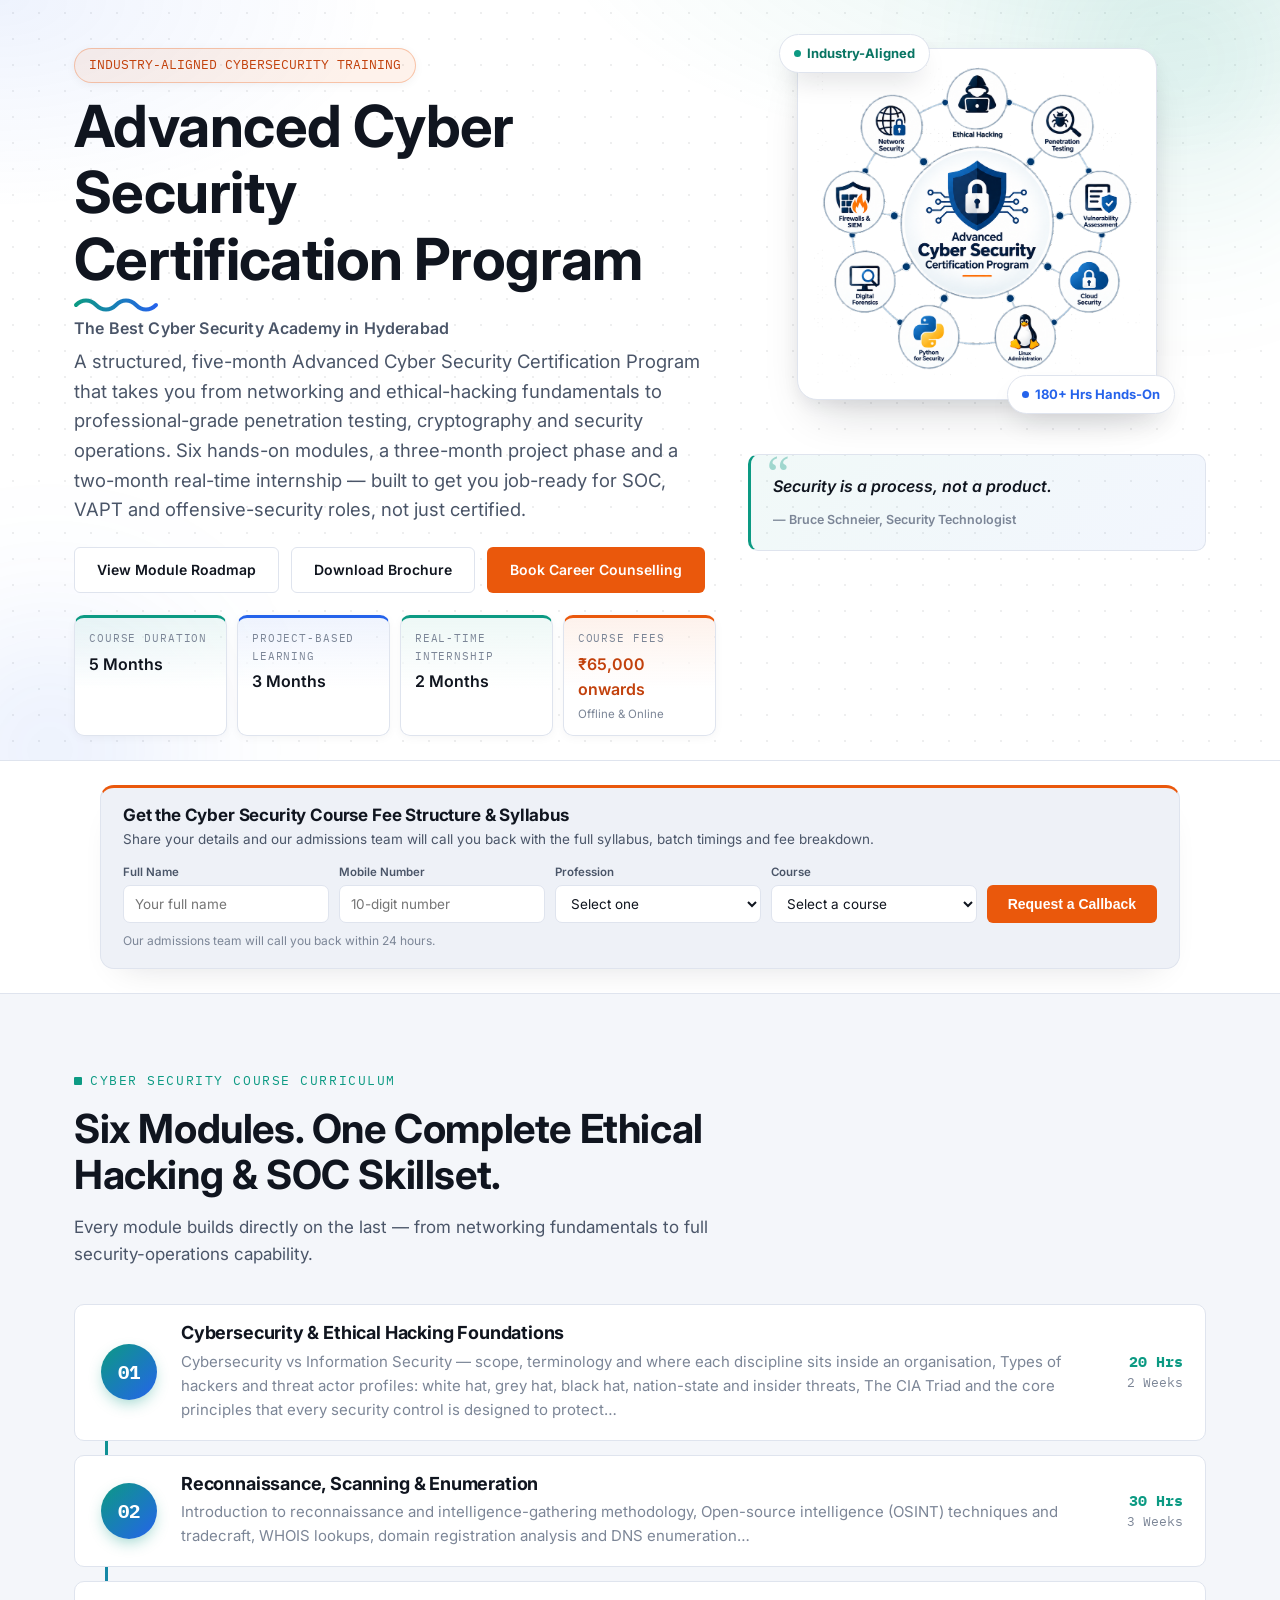
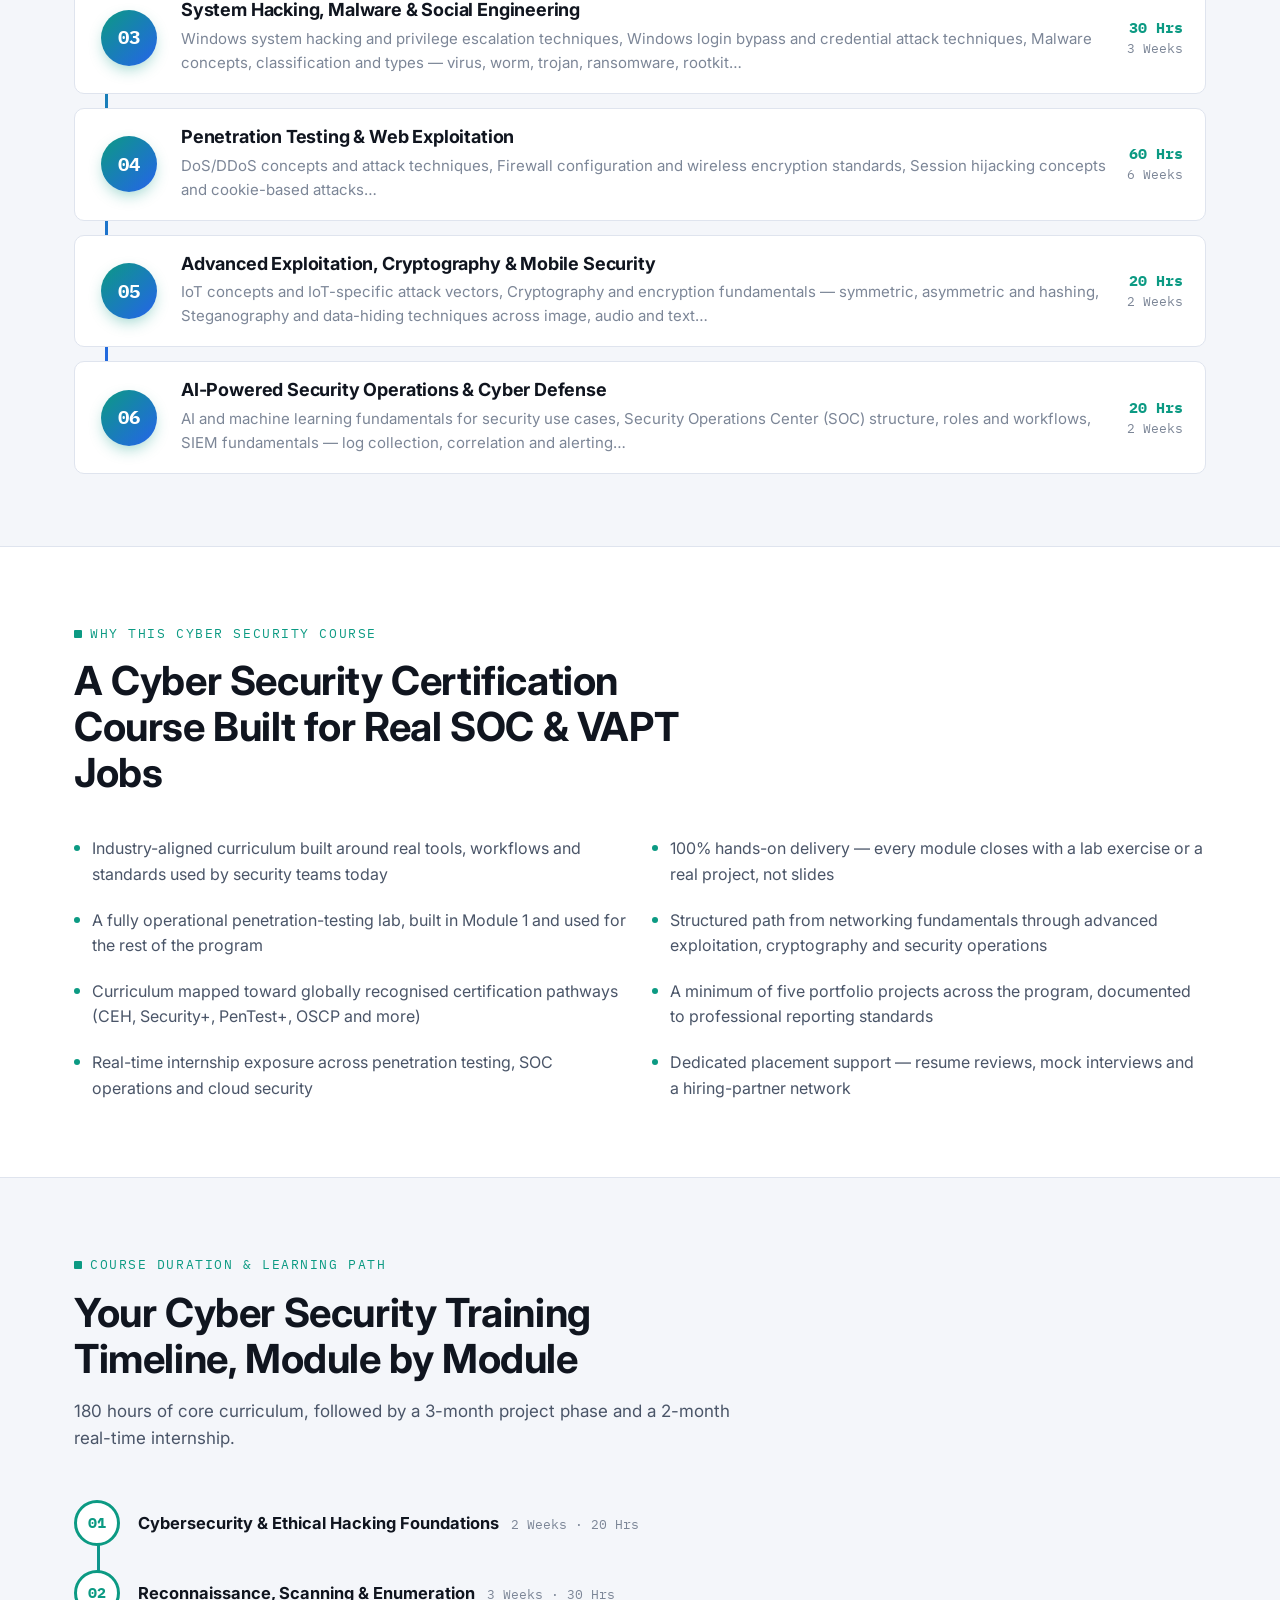
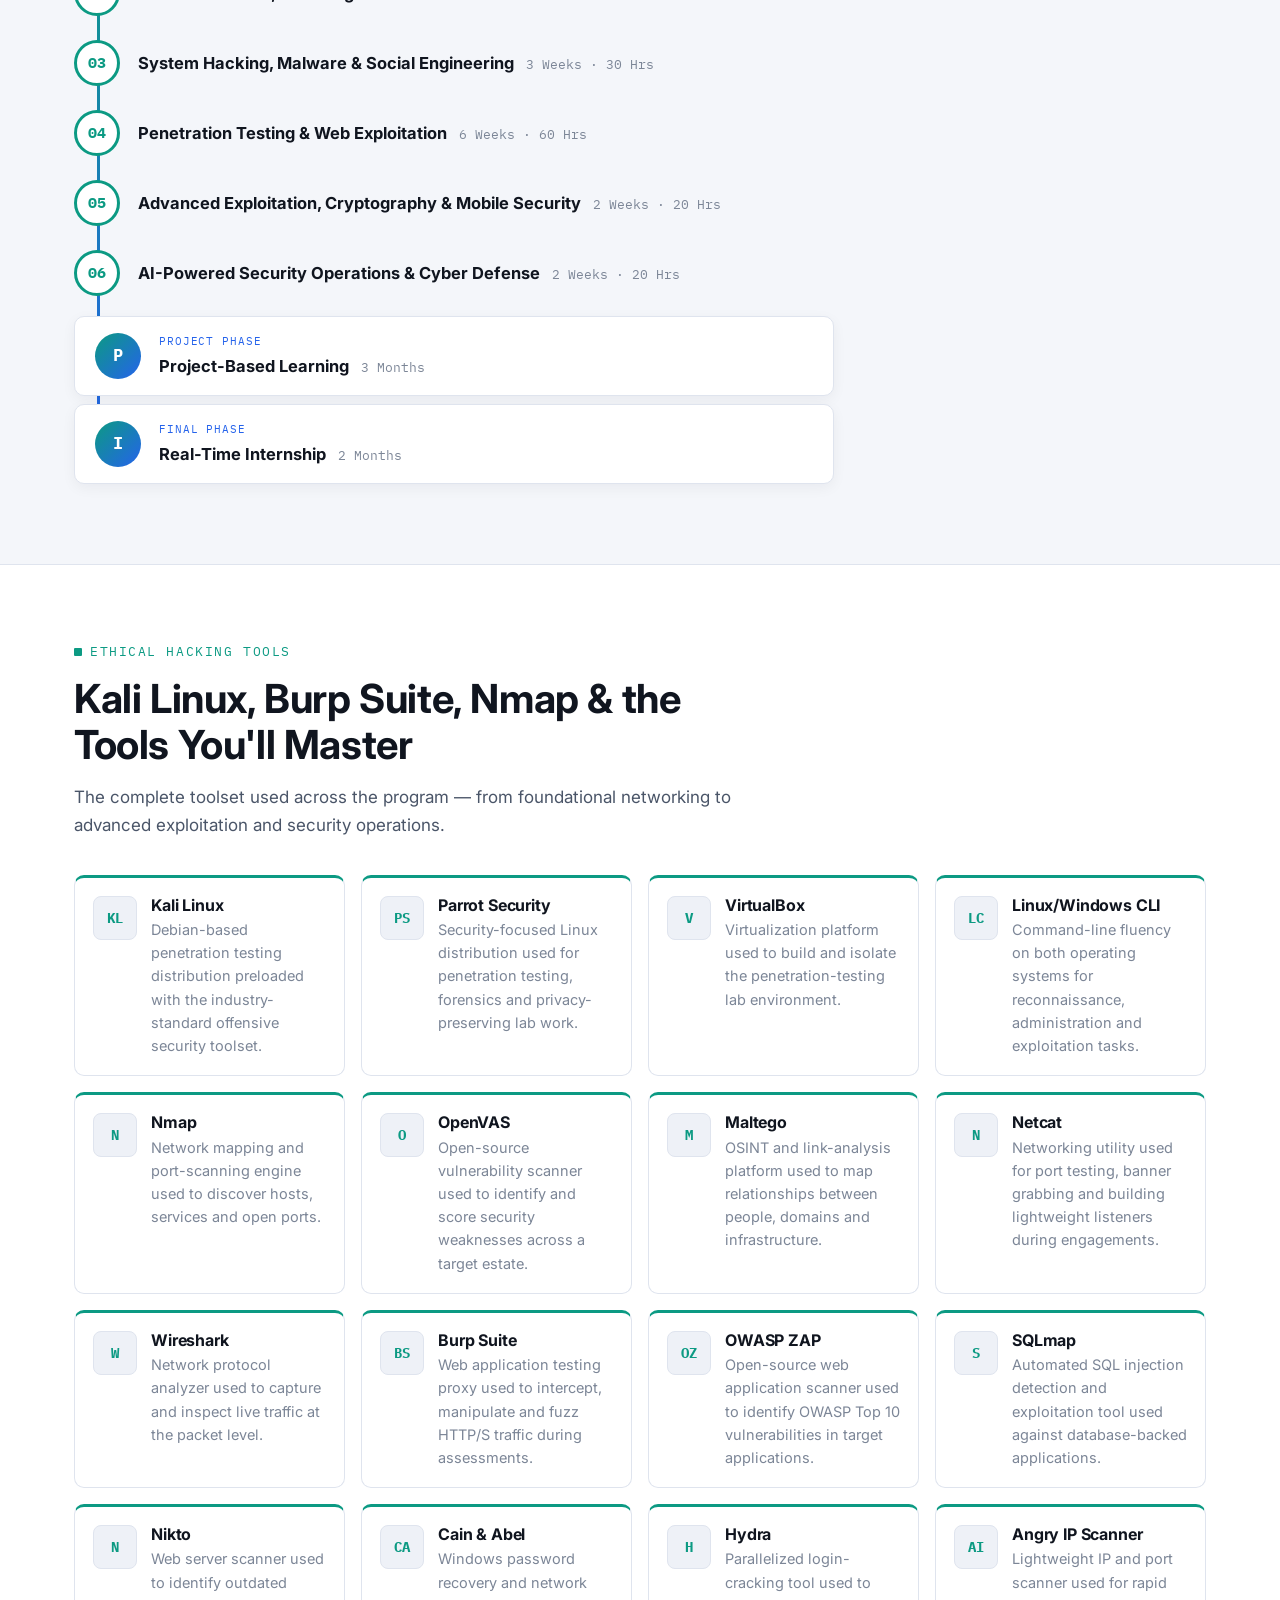
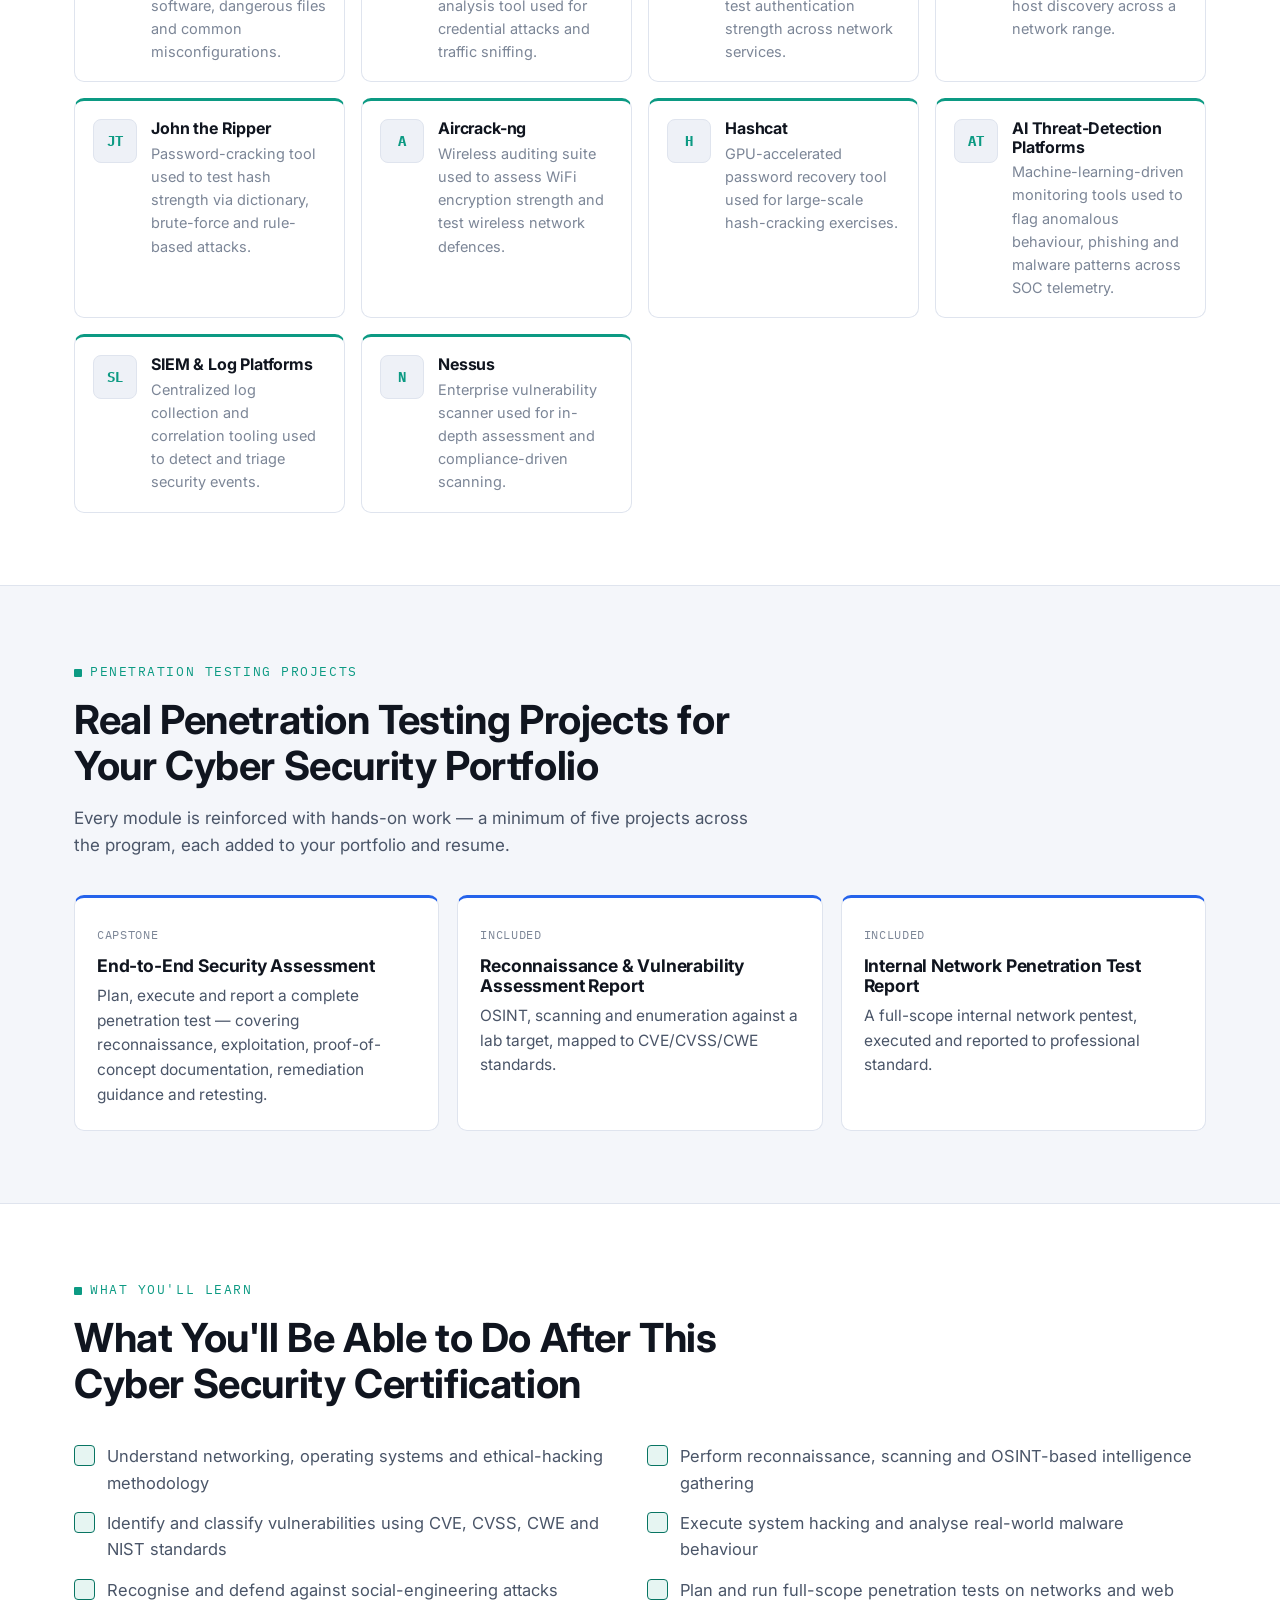
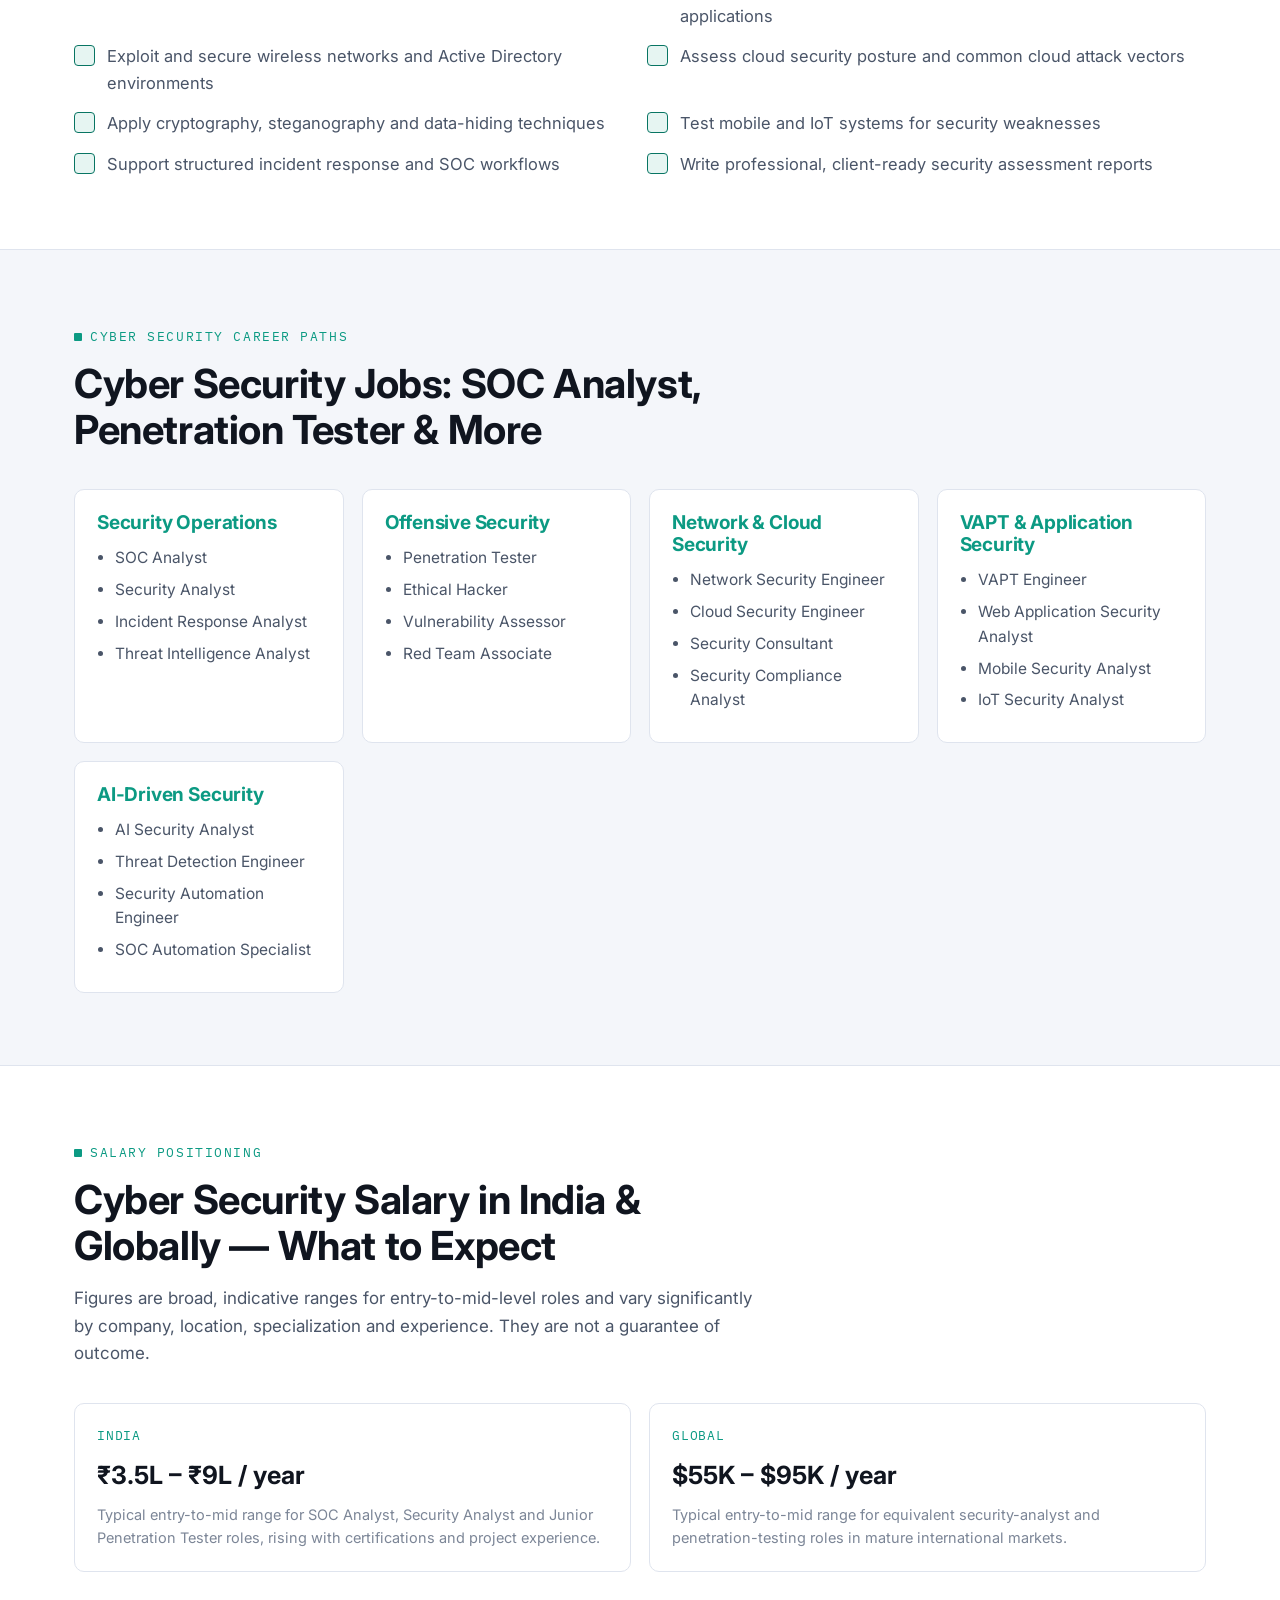
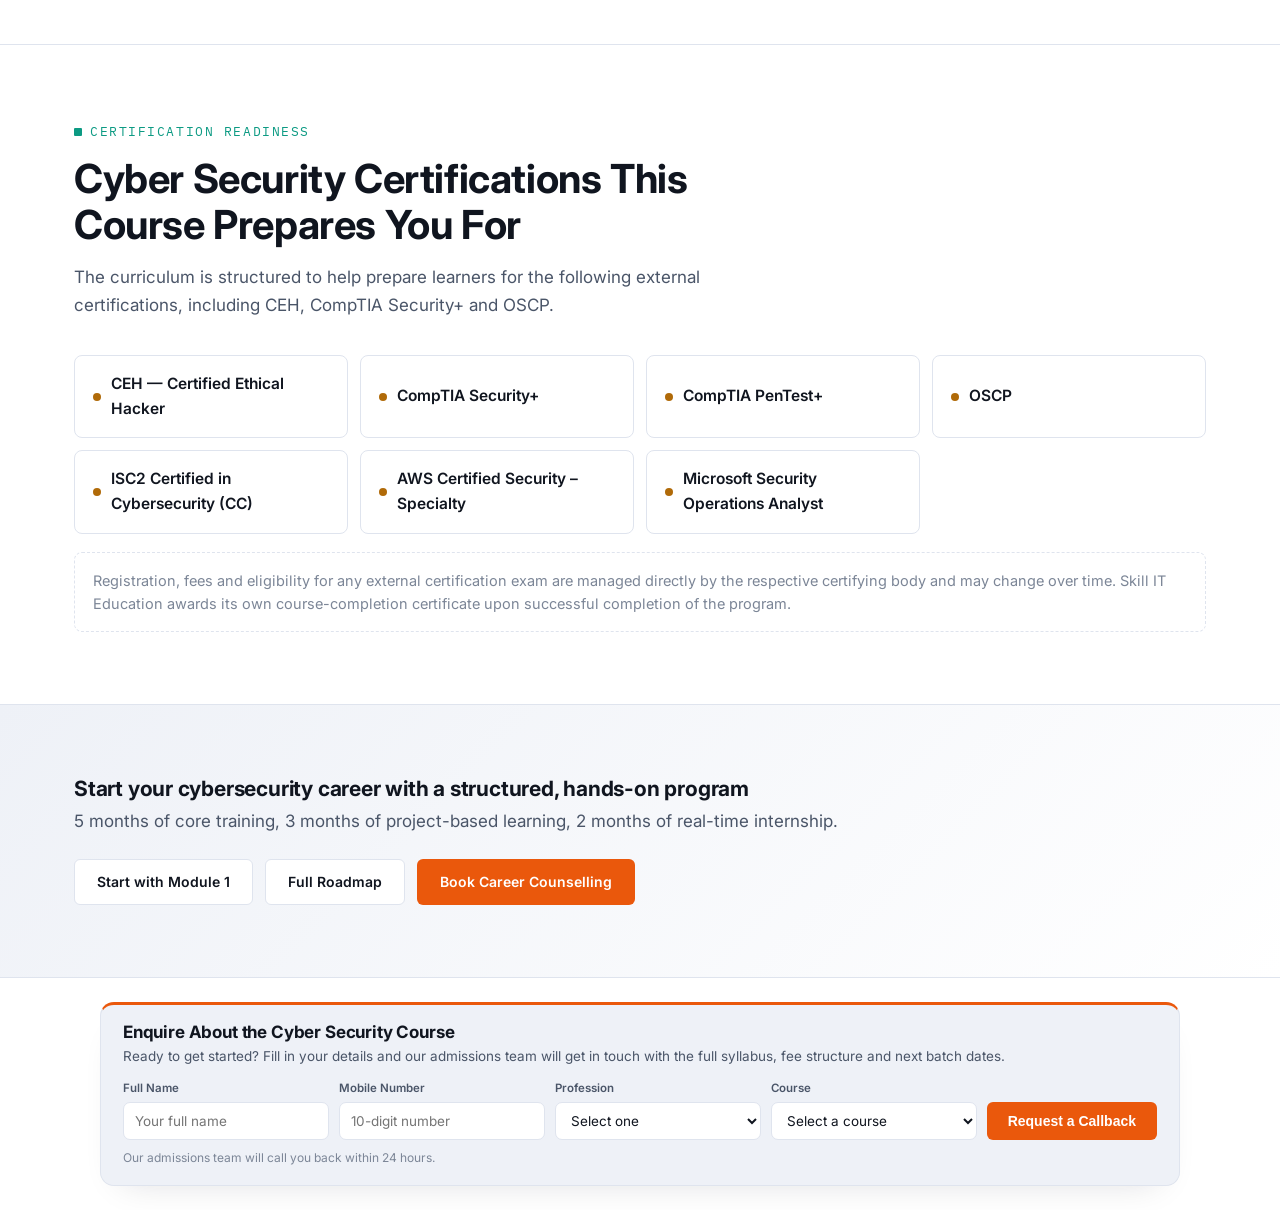
<file: index.html>
<!doctype html>
<html lang="en">
<head>
<meta charset="utf-8">
<meta name="viewport" content="width=device-width, initial-scale=1">
<title>Best Cyber Security Academy in Hyderabad | Skill IT Education</title>
<meta name="description" content="The Best Cyber Security Academy in Hyderabad — a 5-month Cyber Security Certification Program: ethical hacking, penetration testing, SOC training and internship.">
<link rel="canonical" href="https://skilliteducation.com/courses/Cybersecurity/">
<link rel="icon" type="image/png" sizes="32x32" href="assets/img/favicon-32.png">
<link rel="icon" type="image/png" sizes="512x512" href="assets/img/favicon-512.png">
<link rel="apple-touch-icon" sizes="180x180" href="assets/img/apple-touch-icon.png">
<link rel="preconnect" href="https://fonts.googleapis.com"><link rel="preconnect" href="https://fonts.gstatic.com" crossorigin><link href="https://fonts.googleapis.com/css2?family=Inter:wght@400;500;600;700;800&family=IBM+Plex+Mono:wght@500;700&display=swap" rel="stylesheet">
<link rel="stylesheet" href="assets/css/style.css">

<meta property="og:type" content="website">
<meta property="og:site_name" content="Skill It Education">
<meta property="og:title" content="Best Cyber Security Academy in Hyderabad | Skill IT Education">
<meta property="og:description" content="The Best Cyber Security Academy in Hyderabad — a 5-month Cyber Security Certification Program: ethical hacking, penetration testing, SOC training and internship.">
<meta property="og:url" content="https://skilliteducation.com/courses/Cybersecurity/">
<meta property="og:image" content="https://skilliteducation.com/courses/Cybersecurity/assets/img/cybersecurity-program-diagram.png">
<meta name="twitter:card" content="summary_large_image">
<meta name="twitter:title" content="Best Cyber Security Academy in Hyderabad | Skill IT Education">
<meta name="twitter:description" content="The Best Cyber Security Academy in Hyderabad — a 5-month Cyber Security Certification Program: ethical hacking, penetration testing, SOC training and internship.">
<meta name="twitter:image" content="https://skilliteducation.com/courses/Cybersecurity/assets/img/cybersecurity-program-diagram.png">
<script type="application/ld+json">{"@context": "https://schema.org", "@graph": [{"@type": "EducationalOrganization", "name": "Skill IT Education", "url": "https://skilliteducation.com", "email": "info@skilliteducation.com", "telephone": "+91 9177715978", "address": {"@type": "PostalAddress", "streetAddress": "LR Towers, No. 3-535, 3rd Floor A Section, 100 Feet Road, Ayappa Society, Madhapur", "addressLocality": "Hyderabad", "addressRegion": "Telangana", "addressCountry": "IN"}, "areaServed": "Hyderabad"}, {"@type": "Course", "name": "Advanced Cyber Security Certification Program", "description": "The Best Cyber Security Academy in Hyderabad \u2014 a 5-month Cyber Security Certification Program: ethical hacking, penetration testing, SOC training and internship.", "url": "https://skilliteducation.com/courses/Cybersecurity/", "provider": {"@type": "EducationalOrganization", "name": "Skill IT Education", "sameAs": "https://skilliteducation.com"}, "hasPart": [{"@type": "Course", "name": "Module 1 \u2014 Cybersecurity & Ethical Hacking Foundations", "url": "https://skilliteducation.com/courses/Cybersecurity/module-1-cybersecurity-foundations/"}, {"@type": "Course", "name": "Module 2 \u2014 Reconnaissance, Scanning & Enumeration", "url": "https://skilliteducation.com/courses/Cybersecurity/module-2-reconnaissance-scanning-enumeration/"}, {"@type": "Course", "name": "Module 3 \u2014 System Hacking, Malware & Social Engineering", "url": "https://skilliteducation.com/courses/Cybersecurity/module-3-system-hacking-malware-social-engineering/"}, {"@type": "Course", "name": "Module 4 \u2014 Penetration Testing & Web Exploitation", "url": "https://skilliteducation.com/courses/Cybersecurity/module-4-penetration-testing-web-exploitation/"}, {"@type": "Course", "name": "Module 5 \u2014 Advanced Exploitation, Cryptography & Mobile Security", "url": "https://skilliteducation.com/courses/Cybersecurity/module-5-advanced-exploitation-cryptography-mobile-security/"}, {"@type": "Course", "name": "Module 6 \u2014 AI-Powered Security Operations & Cyber Defense", "url": "https://skilliteducation.com/courses/Cybersecurity/module-6-security-operations-cyber-defense/"}]}]}</script>
</head>
<body>

<main>
  <section class="hero">
    <div class="wrap">
      <div class="hero-grid">
        <div>
          <div class="duration-chip">INDUSTRY-ALIGNED CYBERSECURITY TRAINING</div>
          <h1>Advanced Cyber Security<br>Certification Program</h1>
          <svg class="h1-wave" viewBox="0 0 92 16" xmlns="http://www.w3.org/2000/svg" aria-hidden="true">
        <defs>
          <linearGradient id="waveGradient" x1="0" y1="0" x2="1" y2="0">
            <stop offset="0"/>
            <stop offset="1"/>
          </linearGradient>
        </defs>
        <path d="M2 8 C 8 2, 16 2, 22 8 C 28 14, 36 14, 42 8 C 48 2, 56 2, 62 8 C 68 14, 76 14, 82 8"/>
      </svg>
          <h2 class="hero-kicker">The Best Cyber Security Academy in Hyderabad</h2>
          <p class="hero-lede">A structured, five-month Advanced Cyber Security Certification Program that takes you from networking and ethical-hacking fundamentals to professional-grade penetration testing, cryptography and security operations. Six hands-on modules, a three-month project phase and a two-month real-time internship — built to get you job-ready for SOC, VAPT and offensive-security roles, not just certified.</p>
          <div class="hero-ctas">
            <a class="btn btn-outline" href="#roadmap">View Module Roadmap</a>
            <a class="btn btn-outline" href="#get-details-form">Download Brochure</a>
            <a class="btn btn-primary" href="#get-details-form">Book Career Counselling</a>
          </div>
          <div class="hero-stats-row">
            <div class="meta-card meta-card-1"><div class="label">Course Duration</div><div class="value">5 Months</div></div>
            <div class="meta-card meta-card-2"><div class="label">Project-Based Learning</div><div class="value">3 Months</div></div>
            <div class="meta-card meta-card-3"><div class="label">Real-Time Internship</div><div class="value">2 Months</div></div>
            <div class="meta-card meta-card-4"><div class="label">Course Fees</div><div class="value">&#8377;65,000 onwards</div><div class="meta-note">Offline &amp; Online</div></div>
          </div>
        </div>
        <div class="hero-meta">
          <div class="hero-visual">
            <div class="hero-visual-glow"></div>
            <div class="hero-mockup-card">
              <img class="hero-diagram" src="assets/img/cybersecurity-program-diagram.png" alt="Advanced Cyber Security Certification Program skill map — ethical hacking, penetration testing, vulnerability assessment, cloud security, digital forensics, Python for security, Linux administration, firewalls and SIEM, network security" width="900" height="877" loading="eager">
            </div>
            <div class="floating-badge floating-badge-1"><span class="dot"></span>Industry-Aligned</div>
            <div class="floating-badge floating-badge-2"><span class="dot"></span>180+ Hrs Hands-On</div>
          </div>
          <div class="hero-quote">
            <div class="hero-quote-mark">&ldquo;</div>
            <blockquote>Security is a process, not a product.</blockquote>
            <cite>— Bruce Schneier, Security Technologist</cite>
          </div>
        </div>
      </div>
    </div>
  </section>

  <section class="lead-form-section" id="get-details-form">
    <div class="wrap">
      <div class="lead-form-card">
      <div class="lead-form-head">
        <h3>Get the Cyber Security Course Fee Structure &amp; Syllabus</h3>
        <p>Share your details and our admissions team will call you back with the full syllabus, batch timings and fee breakdown.</p>
      </div>
      <form class="lead-form" data-lead-form novalidate>
        <div class="form-row">
          <div class="form-field">
            <label for="hero-form-name">Full Name</label>
            <input type="text" id="hero-form-name" name="full_name" placeholder="Your full name" required>
          </div>
          <div class="form-field">
            <label for="hero-form-phone">Mobile Number</label>
            <input type="tel" id="hero-form-phone" name="mobile" placeholder="10-digit number" pattern="[0-9]{10}" required>
          </div>
          <div class="form-field">
            <label for="hero-form-profession">Profession</label>
            <select id="hero-form-profession" name="profession" required>
              <option value="" disabled selected>Select one</option>
              <option value="Student">Student</option>
              <option value="Working Professional">Working Professional</option>
            </select>
          </div>
          <div class="form-field">
            <label for="hero-form-course">Course</label>
            <select id="hero-form-course" name="course" required>
              <option value="" disabled selected>Select a course</option>
            <option value="Cyber Security">Cyber Security</option>
            <option value="SOC (Security Operations Center)">SOC (Security Operations Center)</option>
            <option value="AI/ML">AI/ML</option>
            <option value="Data Science">Data Science</option>
            <option value="Data Analyst">Data Analyst</option>
            </select>
          </div>
          <button type="submit" class="btn btn-primary form-submit">Request a Callback</button>
        </div>
        <div class="form-note">Our admissions team will call you back within 24 hours.</div>
        <div class="form-success" hidden>Thanks — we've received your details. Our admissions team will call you back shortly. <a href="assets/downloads/Skill-IT-Education-Cyber-Security-Brochure.pdf" download>Download the brochure now &rarr;</a></div>
      </form>
    </div>
    </div>
  </section>

  <section id="roadmap" style="background:var(--bg-alt);border-top:1px solid var(--border);border-bottom:1px solid var(--border);">
    <div class="wrap">
      <div class="section-head">
        <span class="eyebrow">Cyber Security Course Curriculum</span>
        <h2>Six Modules. One Complete Ethical Hacking &amp; SOC Skillset.</h2>
        <p>Every module builds directly on the last — from networking fundamentals to full security-operations capability.</p>
      </div>
      <div class="roadmap"><a class="roadmap-item" href="module-1-cybersecurity-foundations/">
        <div class="idx">01</div>
        <div>
          <h4>Cybersecurity &amp; Ethical Hacking Foundations</h4>
          <p class="topics">Cybersecurity vs Information Security — scope, terminology and where each discipline sits inside an organisation, Types of hackers and threat actor profiles: white hat, grey hat, black hat, nation-state and insider threats, The CIA Triad and the core principles that every security control is designed to protect…</p>
        </div>
        <div class="duration"><span class="hrs">20 Hrs</span>2 Weeks</div>
      </a><a class="roadmap-item" href="module-2-reconnaissance-scanning-enumeration/">
        <div class="idx">02</div>
        <div>
          <h4>Reconnaissance, Scanning &amp; Enumeration</h4>
          <p class="topics">Introduction to reconnaissance and intelligence-gathering methodology, Open-source intelligence (OSINT) techniques and tradecraft, WHOIS lookups, domain registration analysis and DNS enumeration…</p>
        </div>
        <div class="duration"><span class="hrs">30 Hrs</span>3 Weeks</div>
      </a><a class="roadmap-item" href="module-3-system-hacking-malware-social-engineering/">
        <div class="idx">03</div>
        <div>
          <h4>System Hacking, Malware &amp; Social Engineering</h4>
          <p class="topics">Windows system hacking and privilege escalation techniques, Windows login bypass and credential attack techniques, Malware concepts, classification and types — virus, worm, trojan, ransomware, rootkit…</p>
        </div>
        <div class="duration"><span class="hrs">30 Hrs</span>3 Weeks</div>
      </a><a class="roadmap-item" href="module-4-penetration-testing-web-exploitation/">
        <div class="idx">04</div>
        <div>
          <h4>Penetration Testing &amp; Web Exploitation</h4>
          <p class="topics">DoS/DDoS concepts and attack techniques, Firewall configuration and wireless encryption standards, Session hijacking concepts and cookie-based attacks…</p>
        </div>
        <div class="duration"><span class="hrs">60 Hrs</span>6 Weeks</div>
      </a><a class="roadmap-item" href="module-5-advanced-exploitation-cryptography-mobile-security/">
        <div class="idx">05</div>
        <div>
          <h4>Advanced Exploitation, Cryptography &amp; Mobile Security</h4>
          <p class="topics">IoT concepts and IoT-specific attack vectors, Cryptography and encryption fundamentals — symmetric, asymmetric and hashing, Steganography and data-hiding techniques across image, audio and text…</p>
        </div>
        <div class="duration"><span class="hrs">20 Hrs</span>2 Weeks</div>
      </a><a class="roadmap-item" href="module-6-security-operations-cyber-defense/">
        <div class="idx">06</div>
        <div>
          <h4>AI-Powered Security Operations &amp; Cyber Defense</h4>
          <p class="topics">AI and machine learning fundamentals for security use cases, Security Operations Center (SOC) structure, roles and workflows, SIEM fundamentals — log collection, correlation and alerting…</p>
        </div>
        <div class="duration"><span class="hrs">20 Hrs</span>2 Weeks</div>
      </a></div>
    </div>
  </section>

  <section id="why">
    <div class="wrap">
      <div class="section-head">
        <span class="eyebrow">Why This Cyber Security Course</span>
        <h2>A Cyber Security Certification Course Built for Real SOC &amp; VAPT Jobs</h2>
      </div>
      <div class="why-grid"><div class="why-item"><span class="dot"></span><p>Industry-aligned curriculum built around real tools, workflows and standards used by security teams today</p></div><div class="why-item"><span class="dot"></span><p>100% hands-on delivery — every module closes with a lab exercise or a real project, not slides</p></div><div class="why-item"><span class="dot"></span><p>A fully operational penetration-testing lab, built in Module 1 and used for the rest of the program</p></div><div class="why-item"><span class="dot"></span><p>Structured path from networking fundamentals through advanced exploitation, cryptography and security operations</p></div><div class="why-item"><span class="dot"></span><p>Curriculum mapped toward globally recognised certification pathways (CEH, Security+, PenTest+, OSCP and more)</p></div><div class="why-item"><span class="dot"></span><p>A minimum of five portfolio projects across the program, documented to professional reporting standards</p></div><div class="why-item"><span class="dot"></span><p>Real-time internship exposure across penetration testing, SOC operations and cloud security</p></div><div class="why-item"><span class="dot"></span><p>Dedicated placement support — resume reviews, mock interviews and a hiring-partner network</p></div></div>
    </div>
  </section>

  <section id="timeline" style="background:var(--bg-alt);border-top:1px solid var(--border);border-bottom:1px solid var(--border);">
    <div class="wrap">
      <div class="section-head">
        <span class="eyebrow">Course Duration &amp; Learning Path</span>
        <h2>Your Cyber Security Training Timeline, Module by Module</h2>
        <p>180 hours of core curriculum, followed by a 3-month project phase and a 2-month real-time internship.</p>
      </div>
      <div class="journey"><div class="journey-item">
        <div class="journey-node">01</div>
        <div class="journey-body">
          <h5>Cybersecurity &amp; Ethical Hacking Foundations</h5>
          <span class="journey-dur">2 Weeks &middot; 20 Hrs</span>
        </div>
      </div><div class="journey-item">
        <div class="journey-node">02</div>
        <div class="journey-body">
          <h5>Reconnaissance, Scanning &amp; Enumeration</h5>
          <span class="journey-dur">3 Weeks &middot; 30 Hrs</span>
        </div>
      </div><div class="journey-item">
        <div class="journey-node">03</div>
        <div class="journey-body">
          <h5>System Hacking, Malware &amp; Social Engineering</h5>
          <span class="journey-dur">3 Weeks &middot; 30 Hrs</span>
        </div>
      </div><div class="journey-item">
        <div class="journey-node">04</div>
        <div class="journey-body">
          <h5>Penetration Testing &amp; Web Exploitation</h5>
          <span class="journey-dur">6 Weeks &middot; 60 Hrs</span>
        </div>
      </div><div class="journey-item">
        <div class="journey-node">05</div>
        <div class="journey-body">
          <h5>Advanced Exploitation, Cryptography &amp; Mobile Security</h5>
          <span class="journey-dur">2 Weeks &middot; 20 Hrs</span>
        </div>
      </div><div class="journey-item">
        <div class="journey-node">06</div>
        <div class="journey-body">
          <h5>AI-Powered Security Operations &amp; Cyber Defense</h5>
          <span class="journey-dur">2 Weeks &middot; 20 Hrs</span>
        </div>
      </div><div class="journey-item phase">
        <div class="journey-node">P</div>
        <div class="journey-body">
          <span class="journey-tag">Project Phase</span>
          <h5>Project-Based Learning</h5>
          <span class="journey-dur">3 Months</span>
        </div>
      </div>
      <div class="journey-item phase">
        <div class="journey-node">I</div>
        <div class="journey-body">
          <span class="journey-tag">Final Phase</span>
          <h5>Real-Time Internship</h5>
          <span class="journey-dur">2 Months</span>
        </div>
      </div></div>
    </div>
  </section>

  <section id="tools">
    <div class="wrap">
      <div class="section-head">
        <span class="eyebrow">Ethical Hacking Tools</span>
        <h2>Kali Linux, Burp Suite, Nmap &amp; the Tools You'll Master</h2>
        <p>The complete toolset used across the program — from foundational networking to advanced exploitation and security operations.</p>
      </div>
      <div class="tool-grid">
      <div class="tool-card">
        <div class="tool-logo" role="img" aria-label="LOGO: Kali Linux" title="[LOGO: Kali Linux]">KL</div>
        <div><h4>Kali Linux</h4><p>Debian-based penetration testing distribution preloaded with the industry-standard offensive security toolset.</p></div>
      </div>
      <div class="tool-card">
        <div class="tool-logo" role="img" aria-label="LOGO: Parrot Security" title="[LOGO: Parrot Security]">PS</div>
        <div><h4>Parrot Security</h4><p>Security-focused Linux distribution used for penetration testing, forensics and privacy-preserving lab work.</p></div>
      </div>
      <div class="tool-card">
        <div class="tool-logo" role="img" aria-label="LOGO: VirtualBox" title="[LOGO: VirtualBox]">V</div>
        <div><h4>VirtualBox</h4><p>Virtualization platform used to build and isolate the penetration-testing lab environment.</p></div>
      </div>
      <div class="tool-card">
        <div class="tool-logo" role="img" aria-label="LOGO: Linux/Windows CLI" title="[LOGO: Linux/Windows CLI]">LC</div>
        <div><h4>Linux/Windows CLI</h4><p>Command-line fluency on both operating systems for reconnaissance, administration and exploitation tasks.</p></div>
      </div>
      <div class="tool-card">
        <div class="tool-logo" role="img" aria-label="LOGO: Nmap" title="[LOGO: Nmap]">N</div>
        <div><h4>Nmap</h4><p>Network mapping and port-scanning engine used to discover hosts, services and open ports.</p></div>
      </div>
      <div class="tool-card">
        <div class="tool-logo" role="img" aria-label="LOGO: OpenVAS" title="[LOGO: OpenVAS]">O</div>
        <div><h4>OpenVAS</h4><p>Open-source vulnerability scanner used to identify and score security weaknesses across a target estate.</p></div>
      </div>
      <div class="tool-card">
        <div class="tool-logo" role="img" aria-label="LOGO: Maltego" title="[LOGO: Maltego]">M</div>
        <div><h4>Maltego</h4><p>OSINT and link-analysis platform used to map relationships between people, domains and infrastructure.</p></div>
      </div>
      <div class="tool-card">
        <div class="tool-logo" role="img" aria-label="LOGO: Netcat" title="[LOGO: Netcat]">N</div>
        <div><h4>Netcat</h4><p>Networking utility used for port testing, banner grabbing and building lightweight listeners during engagements.</p></div>
      </div>
      <div class="tool-card">
        <div class="tool-logo" role="img" aria-label="LOGO: Wireshark" title="[LOGO: Wireshark]">W</div>
        <div><h4>Wireshark</h4><p>Network protocol analyzer used to capture and inspect live traffic at the packet level.</p></div>
      </div>
      <div class="tool-card">
        <div class="tool-logo" role="img" aria-label="LOGO: Burp Suite" title="[LOGO: Burp Suite]">BS</div>
        <div><h4>Burp Suite</h4><p>Web application testing proxy used to intercept, manipulate and fuzz HTTP/S traffic during assessments.</p></div>
      </div>
      <div class="tool-card">
        <div class="tool-logo" role="img" aria-label="LOGO: OWASP ZAP" title="[LOGO: OWASP ZAP]">OZ</div>
        <div><h4>OWASP ZAP</h4><p>Open-source web application scanner used to identify OWASP Top 10 vulnerabilities in target applications.</p></div>
      </div>
      <div class="tool-card">
        <div class="tool-logo" role="img" aria-label="LOGO: SQLmap" title="[LOGO: SQLmap]">S</div>
        <div><h4>SQLmap</h4><p>Automated SQL injection detection and exploitation tool used against database-backed applications.</p></div>
      </div>
      <div class="tool-card">
        <div class="tool-logo" role="img" aria-label="LOGO: Nikto" title="[LOGO: Nikto]">N</div>
        <div><h4>Nikto</h4><p>Web server scanner used to identify outdated software, dangerous files and common misconfigurations.</p></div>
      </div>
      <div class="tool-card">
        <div class="tool-logo" role="img" aria-label="LOGO: Cain &amp; Abel" title="[LOGO: Cain &amp; Abel]">CA</div>
        <div><h4>Cain &amp; Abel</h4><p>Windows password recovery and network analysis tool used for credential attacks and traffic sniffing.</p></div>
      </div>
      <div class="tool-card">
        <div class="tool-logo" role="img" aria-label="LOGO: Hydra" title="[LOGO: Hydra]">H</div>
        <div><h4>Hydra</h4><p>Parallelized login-cracking tool used to test authentication strength across network services.</p></div>
      </div>
      <div class="tool-card">
        <div class="tool-logo" role="img" aria-label="LOGO: Angry IP Scanner" title="[LOGO: Angry IP Scanner]">AI</div>
        <div><h4>Angry IP Scanner</h4><p>Lightweight IP and port scanner used for rapid host discovery across a network range.</p></div>
      </div>
      <div class="tool-card">
        <div class="tool-logo" role="img" aria-label="LOGO: John the Ripper" title="[LOGO: John the Ripper]">JT</div>
        <div><h4>John the Ripper</h4><p>Password-cracking tool used to test hash strength via dictionary, brute-force and rule-based attacks.</p></div>
      </div>
      <div class="tool-card">
        <div class="tool-logo" role="img" aria-label="LOGO: Aircrack-ng" title="[LOGO: Aircrack-ng]">A</div>
        <div><h4>Aircrack-ng</h4><p>Wireless auditing suite used to assess WiFi encryption strength and test wireless network defences.</p></div>
      </div>
      <div class="tool-card">
        <div class="tool-logo" role="img" aria-label="LOGO: Hashcat" title="[LOGO: Hashcat]">H</div>
        <div><h4>Hashcat</h4><p>GPU-accelerated password recovery tool used for large-scale hash-cracking exercises.</p></div>
      </div>
      <div class="tool-card">
        <div class="tool-logo" role="img" aria-label="LOGO: AI Threat-Detection Platforms" title="[LOGO: AI Threat-Detection Platforms]">AT</div>
        <div><h4>AI Threat-Detection Platforms</h4><p>Machine-learning-driven monitoring tools used to flag anomalous behaviour, phishing and malware patterns across SOC telemetry.</p></div>
      </div>
      <div class="tool-card">
        <div class="tool-logo" role="img" aria-label="LOGO: SIEM &amp; Log Platforms" title="[LOGO: SIEM &amp; Log Platforms]">SL</div>
        <div><h4>SIEM &amp; Log Platforms</h4><p>Centralized log collection and correlation tooling used to detect and triage security events.</p></div>
      </div>
      <div class="tool-card">
        <div class="tool-logo" role="img" aria-label="LOGO: Nessus" title="[LOGO: Nessus]">N</div>
        <div><h4>Nessus</h4><p>Enterprise vulnerability scanner used for in-depth assessment and compliance-driven scanning.</p></div>
      </div>
      </div>
    </div>
  </section>

  <section id="projects" style="background:var(--bg-alt);border-top:1px solid var(--border);border-bottom:1px solid var(--border);">
    <div class="wrap">
      <div class="section-head">
        <span class="eyebrow">Penetration Testing Projects</span>
        <h2>Real Penetration Testing Projects for Your Cyber Security Portfolio</h2>
        <p>Every module is reinforced with hands-on work — a minimum of five projects across the program, each added to your portfolio and resume.</p>
      </div>
      <div class="project-grid">
        <div class="project-card"><span class="tag">Capstone</span><h4>End-to-End Security Assessment</h4><p>Plan, execute and report a complete penetration test — covering reconnaissance, exploitation, proof-of-concept documentation, remediation guidance and retesting.</p></div>
        <div class="project-card"><span class="tag">Included</span><h4>Reconnaissance & Vulnerability Assessment Report</h4><p>OSINT, scanning and enumeration against a lab target, mapped to CVE/CVSS/CWE standards.</p></div>
        <div class="project-card"><span class="tag">Included</span><h4>Internal Network Penetration Test Report</h4><p>A full-scope internal network pentest, executed and reported to professional standard.</p></div>
      </div>
    </div>
  </section>

  <section id="outcomes">
    <div class="wrap">
      <div class="section-head">
        <span class="eyebrow">What You'll Learn</span>
        <h2>What You'll Be Able to Do After This Cyber Security Certification</h2>
      </div>
      <ul class="check-list grid-2">
        <li>Understand networking, operating systems and ethical-hacking methodology</li>
        <li>Perform reconnaissance, scanning and OSINT-based intelligence gathering</li>
        <li>Identify and classify vulnerabilities using CVE, CVSS, CWE and NIST standards</li>
        <li>Execute system hacking and analyse real-world malware behaviour</li>
        <li>Recognise and defend against social-engineering attacks</li>
        <li>Plan and run full-scope penetration tests on networks and web applications</li>
        <li>Exploit and secure wireless networks and Active Directory environments</li>
        <li>Assess cloud security posture and common cloud attack vectors</li>
        <li>Apply cryptography, steganography and data-hiding techniques</li>
        <li>Test mobile and IoT systems for security weaknesses</li>
        <li>Support structured incident response and SOC workflows</li>
        <li>Write professional, client-ready security assessment reports</li>
      </ul>
    </div>
  </section>

  <section id="careers" style="background:var(--bg-alt);border-top:1px solid var(--border);border-bottom:1px solid var(--border);">
    <div class="wrap">
      <div class="section-head">
        <span class="eyebrow">Cyber Security Career Paths</span>
        <h2>Cyber Security Jobs: SOC Analyst, Penetration Tester &amp; More</h2>
      </div>
      <div class="track-grid"><div class="track-card"><h4>Security Operations</h4><ul><li>SOC Analyst</li><li>Security Analyst</li><li>Incident Response Analyst</li><li>Threat Intelligence Analyst</li></ul></div><div class="track-card"><h4>Offensive Security</h4><ul><li>Penetration Tester</li><li>Ethical Hacker</li><li>Vulnerability Assessor</li><li>Red Team Associate</li></ul></div><div class="track-card"><h4>Network &amp; Cloud Security</h4><ul><li>Network Security Engineer</li><li>Cloud Security Engineer</li><li>Security Consultant</li><li>Security Compliance Analyst</li></ul></div><div class="track-card"><h4>VAPT &amp; Application Security</h4><ul><li>VAPT Engineer</li><li>Web Application Security Analyst</li><li>Mobile Security Analyst</li><li>IoT Security Analyst</li></ul></div><div class="track-card"><h4>AI-Driven Security</h4><ul><li>AI Security Analyst</li><li>Threat Detection Engineer</li><li>Security Automation Engineer</li><li>SOC Automation Specialist</li></ul></div></div>
    </div>
  </section>

  <section id="salary">
    <div class="wrap">
      <div class="section-head">
        <span class="eyebrow">Salary Positioning</span>
        <h2>Cyber Security Salary in India &amp; Globally — What to Expect</h2>
        <p>Figures are broad, indicative ranges for entry-to-mid-level roles and vary significantly by company, location, specialization and experience. They are not a guarantee of outcome.</p>
      </div>
      <div class="salary-grid">
        <div class="salary-card">
          <div class="region">India</div>
          <div class="range">₹3.5L – ₹9L / year</div>
          <p>Typical entry-to-mid range for SOC Analyst, Security Analyst and Junior Penetration Tester roles, rising with certifications and project experience.</p>
        </div>
        <div class="salary-card">
          <div class="region">Global</div>
          <div class="range">$55K – $95K / year</div>
          <p>Typical entry-to-mid range for equivalent security-analyst and penetration-testing roles in mature international markets.</p>
        </div>
      </div>
    </div>
  </section>

  <section id="certifications" style="border-top:1px solid var(--border);">
    <div class="wrap">
      <div class="section-head">
        <span class="eyebrow">Certification Readiness</span>
        <h2>Cyber Security Certifications This Course Prepares You For</h2>
        <p>The curriculum is structured to help prepare learners for the following external certifications, including CEH, CompTIA Security+ and OSCP.</p>
      </div>
      <div class="cert-grid"><div class="cert-item">CEH — Certified Ethical Hacker</div><div class="cert-item">CompTIA Security+</div><div class="cert-item">CompTIA PenTest+</div><div class="cert-item">OSCP</div><div class="cert-item">ISC2 Certified in Cybersecurity (CC)</div><div class="cert-item">AWS Certified Security – Specialty</div><div class="cert-item">Microsoft Security Operations Analyst</div></div>
      <div class="cert-note">Registration, fees and eligibility for any external certification exam are managed directly by the respective certifying body and may change over time. Skill IT Education awards its own course-completion certificate upon successful completion of the program.</div>
    </div>
  </section>

  <section class="cta-banner">
    <div class="wrap">
      <div>
        <h3>Start your cybersecurity career with a structured, hands-on program</h3>
        <p>5 months of core training, 3 months of project-based learning, 2 months of real-time internship.</p>
      </div>
      <div class="hero-ctas" style="margin:0;">
        <a class="btn btn-outline" href="module-1-cybersecurity-foundations/">Start with Module 1</a>
        <a class="btn btn-outline" href="#roadmap">Full Roadmap</a>
        <a class="btn btn-primary" href="tel:+919177715978">Book Career Counselling</a>
      </div>
    </div>
  </section>

  <section class="lead-form-section" id="enquire">
    <div class="wrap">
      <div class="lead-form-card">
      <div class="lead-form-head">
        <h3>Enquire About the Cyber Security Course</h3>
        <p>Ready to get started? Fill in your details and our admissions team will get in touch with the full syllabus, fee structure and next batch dates.</p>
      </div>
      <form class="lead-form" data-lead-form novalidate>
        <div class="form-row">
          <div class="form-field">
            <label for="footer-form-name">Full Name</label>
            <input type="text" id="footer-form-name" name="full_name" placeholder="Your full name" required>
          </div>
          <div class="form-field">
            <label for="footer-form-phone">Mobile Number</label>
            <input type="tel" id="footer-form-phone" name="mobile" placeholder="10-digit number" pattern="[0-9]{10}" required>
          </div>
          <div class="form-field">
            <label for="footer-form-profession">Profession</label>
            <select id="footer-form-profession" name="profession" required>
              <option value="" disabled selected>Select one</option>
              <option value="Student">Student</option>
              <option value="Working Professional">Working Professional</option>
            </select>
          </div>
          <div class="form-field">
            <label for="footer-form-course">Course</label>
            <select id="footer-form-course" name="course" required>
              <option value="" disabled selected>Select a course</option>
            <option value="Cyber Security">Cyber Security</option>
            <option value="SOC (Security Operations Center)">SOC (Security Operations Center)</option>
            <option value="AI/ML">AI/ML</option>
            <option value="Data Science">Data Science</option>
            <option value="Data Analyst">Data Analyst</option>
            </select>
          </div>
          <button type="submit" class="btn btn-primary form-submit">Request a Callback</button>
        </div>
        <div class="form-note">Our admissions team will call you back within 24 hours.</div>
        <div class="form-success" hidden>Thanks — we've received your details. Our admissions team will call you back shortly. <a href="assets/downloads/Skill-IT-Education-Cyber-Security-Brochure.pdf" download>Download the brochure now &rarr;</a></div>
      </form>
    </div>
    </div>
  </section>
</main>
<script>
document.querySelectorAll('[data-lead-form]').forEach(function(form){
  form.addEventListener('submit', function(e){
    e.preventDefault();
    form.querySelectorAll('.form-row, .form-note').forEach(function(el){ el.hidden = true; });
    form.querySelector('.form-success').hidden = false;
  });
});
</script>
</body>
</html>
</file>
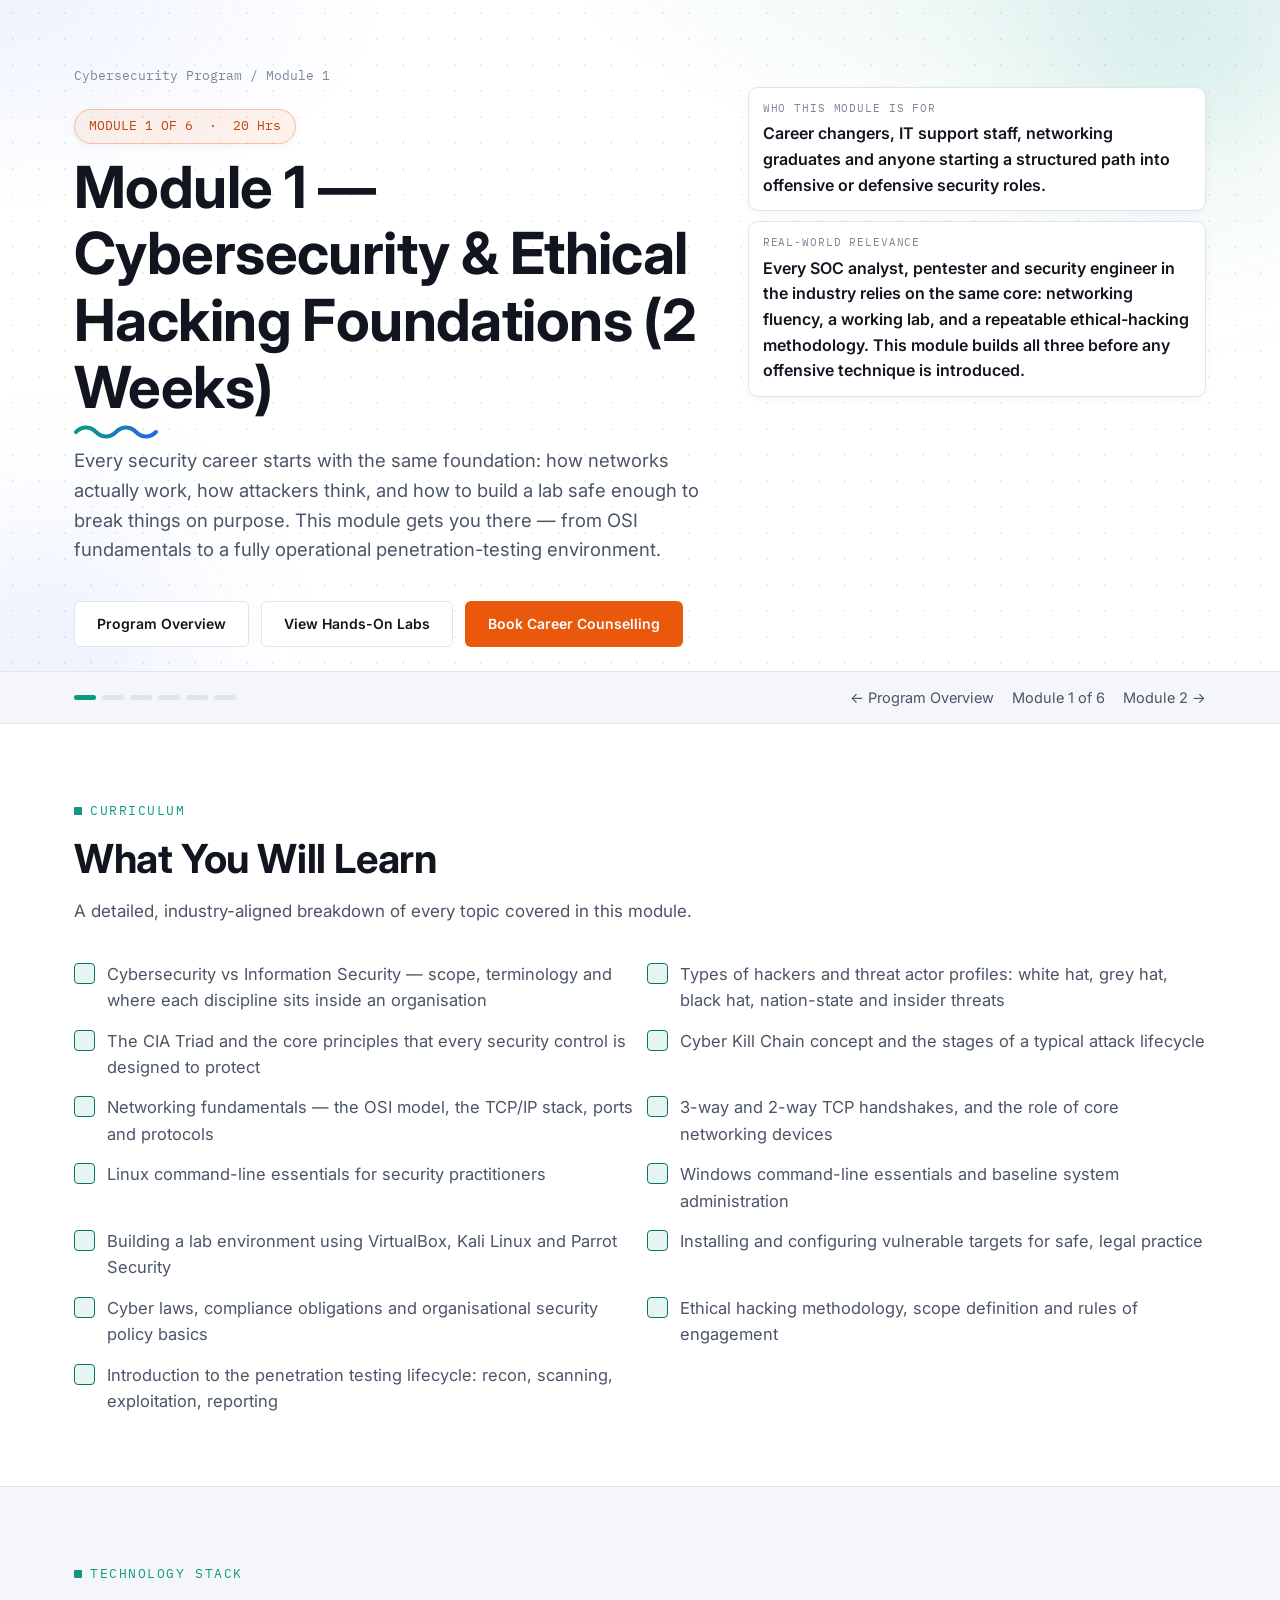
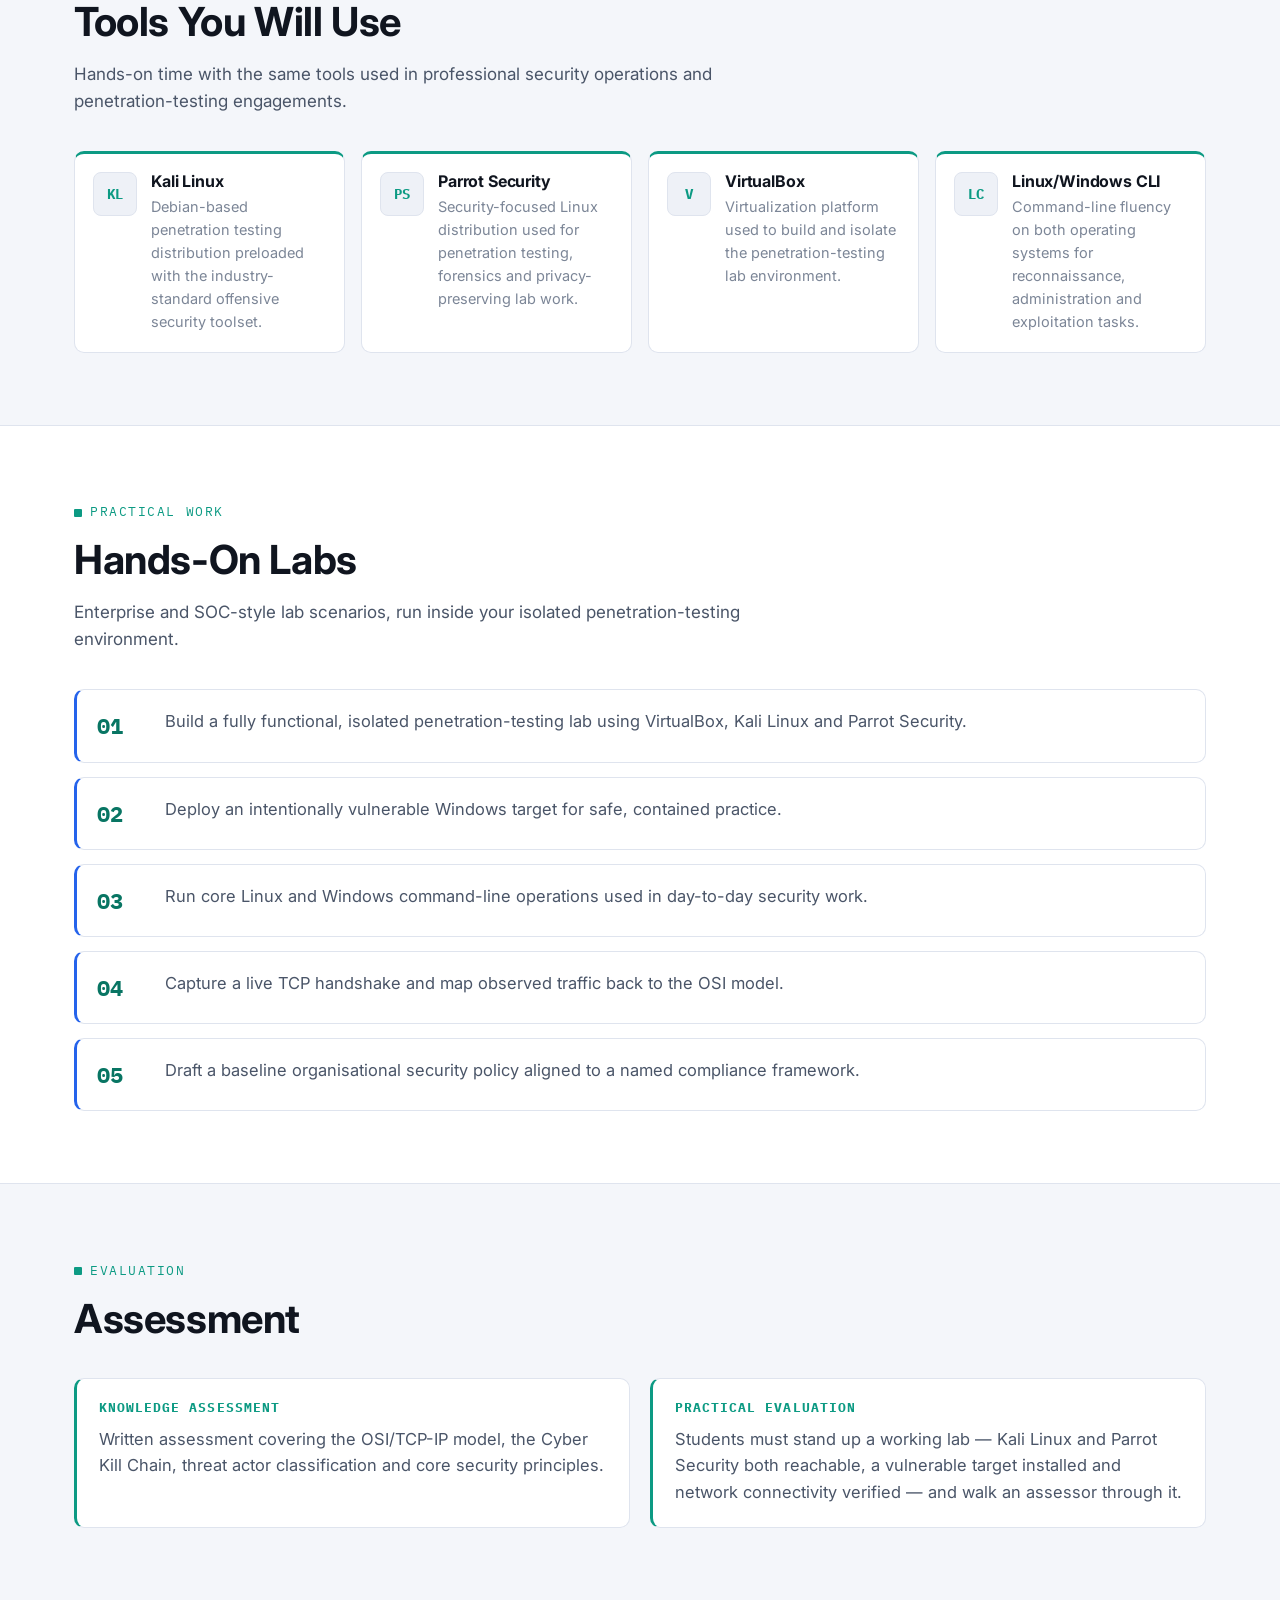
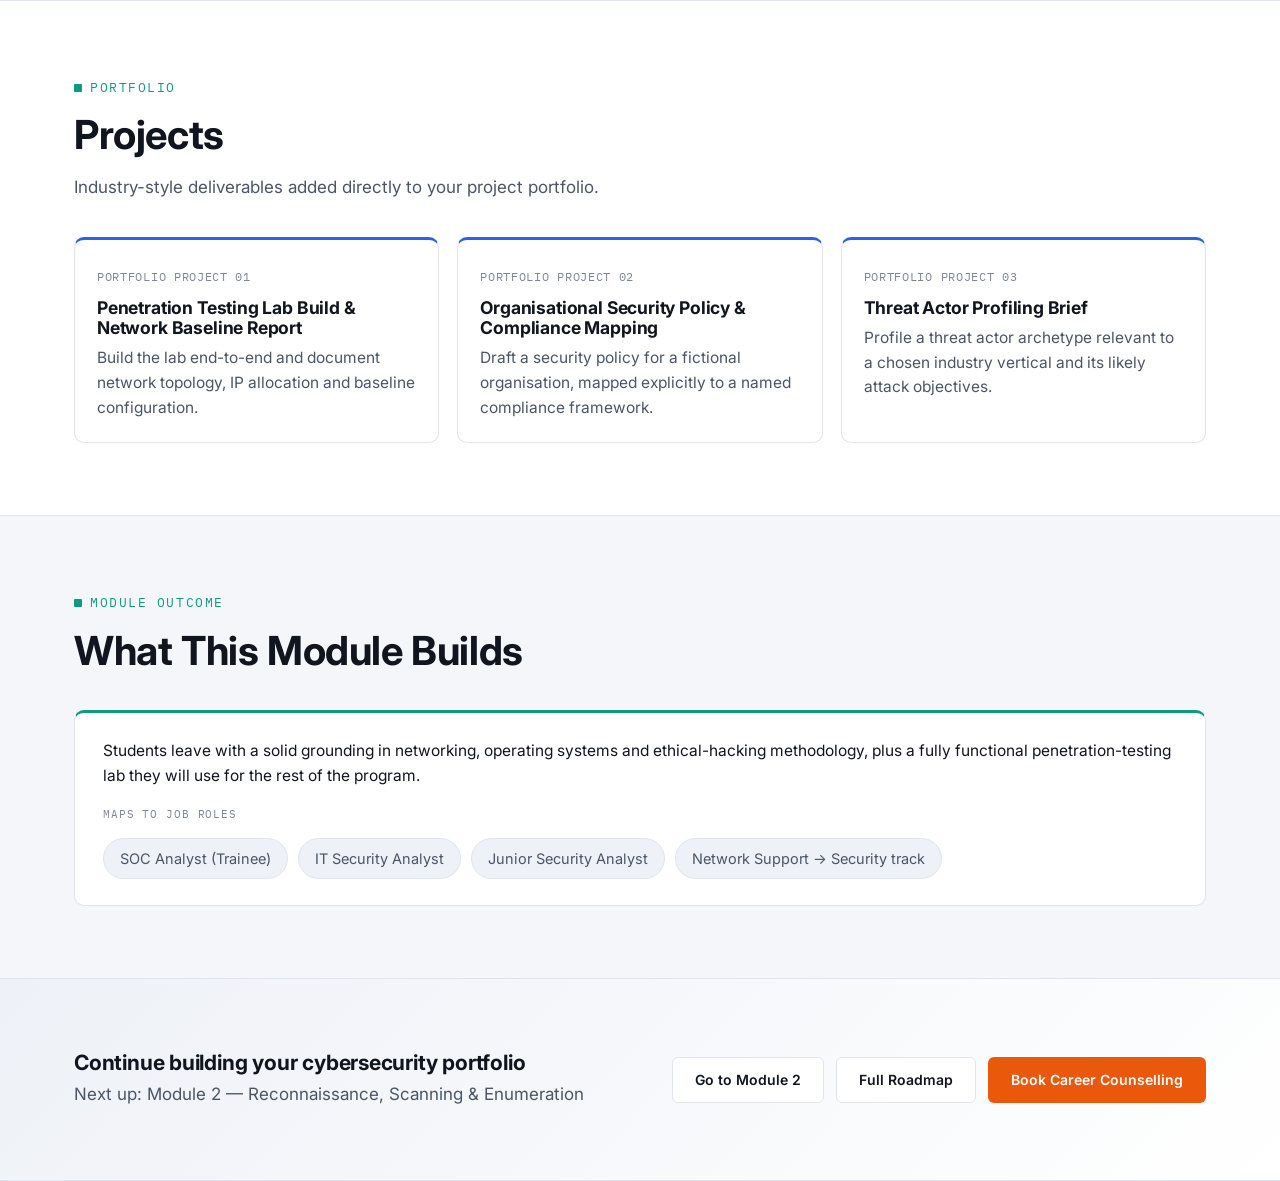
<file: module-1-cybersecurity-foundations/index.html>
<!doctype html>
<html lang="en">
<head>
<meta charset="utf-8">
<meta name="viewport" content="width=device-width, initial-scale=1">
<title>Cybersecurity &amp; Ethical Hacking Foundations | Skill IT Education</title>
<meta name="description" content="Module 1 (2 Weeks): Every security career starts with the same foundation: how networks actually work, how attackers think, and how to build a lab safe…">
<link rel="canonical" href="https://skilliteducation.com/courses/Cybersecurity/module-1-cybersecurity-foundations/">
<link rel="icon" type="image/png" sizes="32x32" href="../assets/img/favicon-32.png">
<link rel="icon" type="image/png" sizes="512x512" href="../assets/img/favicon-512.png">
<link rel="apple-touch-icon" sizes="180x180" href="../assets/img/apple-touch-icon.png">
<link rel="preconnect" href="https://fonts.googleapis.com"><link rel="preconnect" href="https://fonts.gstatic.com" crossorigin><link href="https://fonts.googleapis.com/css2?family=Inter:wght@400;500;600;700;800&family=IBM+Plex+Mono:wght@500;700&display=swap" rel="stylesheet">
<link rel="stylesheet" href="../assets/css/style.css">

<meta property="og:type" content="website">
<meta property="og:site_name" content="Skill It Education">
<meta property="og:title" content="Cybersecurity &amp; Ethical Hacking Foundations | Skill IT Education">
<meta property="og:description" content="Module 1 (2 Weeks): Every security career starts with the same foundation: how networks actually work, how attackers think, and how to build a lab safe…">
<meta property="og:url" content="https://skilliteducation.com/courses/Cybersecurity/module-1-cybersecurity-foundations/">
<meta property="og:image" content="https://skilliteducation.com/courses/Cybersecurity/assets/img/cybersecurity-program-diagram.png">
<meta name="twitter:card" content="summary_large_image">
<meta name="twitter:title" content="Cybersecurity &amp; Ethical Hacking Foundations | Skill IT Education">
<meta name="twitter:description" content="Module 1 (2 Weeks): Every security career starts with the same foundation: how networks actually work, how attackers think, and how to build a lab safe…">
<meta name="twitter:image" content="https://skilliteducation.com/courses/Cybersecurity/assets/img/cybersecurity-program-diagram.png">
<script type="application/ld+json">{"@context": "https://schema.org", "@graph": [{"@type": "BreadcrumbList", "itemListElement": [{"@type": "ListItem", "position": 1, "name": "Cybersecurity Program", "item": "https://skilliteducation.com/courses/Cybersecurity/"}, {"@type": "ListItem", "position": 2, "name": "Module 1 \u2014 Cybersecurity & Ethical Hacking Foundations", "item": "https://skilliteducation.com/courses/Cybersecurity/module-1-cybersecurity-foundations/"}]}, {"@type": "Course", "name": "Module 1 \u2014 Cybersecurity & Ethical Hacking Foundations", "description": "Every security career starts with the same foundation: how networks actually work, how attackers think, and how to build a lab safe enough to break things on purpose. This module gets you there \u2014 from OSI fundamentals to a fully operational penetration-testing environment.", "url": "https://skilliteducation.com/courses/Cybersecurity/module-1-cybersecurity-foundations/", "provider": {"@type": "Organization", "name": "Skill IT Education", "sameAs": "https://skilliteducation.com"}, "isPartOf": {"@type": "Course", "name": "Advanced Cyber Security Certification Program", "url": "https://skilliteducation.com/courses/Cybersecurity/"}}]}</script>
</head>
<body>

<main>
  <section class="hero">
    <div class="wrap">
      <div class="breadcrumb">
        <a href="../index.html">Cybersecurity Program</a><span class="sep">/</span><span>Module 1</span>
      </div>
      <div class="hero-grid">
        <div>
          <div class="duration-chip" style="margin-top:22px;">MODULE 1 OF 6 &nbsp;·&nbsp; 20 Hrs</div>
          <h1>Module 1 — Cybersecurity &amp; Ethical Hacking Foundations (2 Weeks)</h1>
          <svg class="h1-wave" viewBox="0 0 92 16" xmlns="http://www.w3.org/2000/svg" aria-hidden="true">
        <defs>
          <linearGradient id="waveGradient" x1="0" y1="0" x2="1" y2="0">
            <stop offset="0"/>
            <stop offset="1"/>
          </linearGradient>
        </defs>
        <path d="M2 8 C 8 2, 16 2, 22 8 C 28 14, 36 14, 42 8 C 48 2, 56 2, 62 8 C 68 14, 76 14, 82 8"/>
      </svg>
          <p class="hero-lede">Every security career starts with the same foundation: how networks actually work, how attackers think, and how to build a lab safe enough to break things on purpose. This module gets you there — from OSI fundamentals to a fully operational penetration-testing environment.</p>
        </div>
        <div class="hero-meta">
          <div class="meta-card"><div class="label">Who This Module Is For</div><div class="value">Career changers, IT support staff, networking graduates and anyone starting a structured path into offensive or defensive security roles.</div></div>
          <div class="meta-card"><div class="label">Real-World Relevance</div><div class="value">Every SOC analyst, pentester and security engineer in the industry relies on the same core: networking fluency, a working lab, and a repeatable ethical-hacking methodology. This module builds all three before any offensive technique is introduced.</div></div>
        </div>
      </div>
      <div class="hero-ctas">
        <a class="btn btn-outline" href="../index.html">Program Overview</a>
        <a class="btn btn-outline" href="#labs">View Hands-On Labs</a>
        <a class="btn btn-primary" href="tel:+919177715978">Book Career Counselling</a>
      </div>
    </div>
  </section>

  <div class="progress-strip">
    <div class="wrap">
      <div class="progress-dots"><span class="active"></span><span class=""></span><span class=""></span><span class=""></span><span class=""></span><span class=""></span></div>
      <div class="progress-nav"><a href="../index.html">&larr; Program Overview</a><span>Module 1 of 6</span><a href="../module-2-reconnaissance-scanning-enumeration/">Module 2 &rarr;</a></div>
    </div>
  </div>

  <section id="learn">
    <div class="wrap">
      <div class="section-head">
        <span class="eyebrow">Curriculum</span>
        <h2>What You Will Learn</h2>
        <p>A detailed, industry-aligned breakdown of every topic covered in this module.</p>
      </div>
      <ul class="check-list grid-2"><li>Cybersecurity vs Information Security — scope, terminology and where each discipline sits inside an organisation</li><li>Types of hackers and threat actor profiles: white hat, grey hat, black hat, nation-state and insider threats</li><li>The CIA Triad and the core principles that every security control is designed to protect</li><li>Cyber Kill Chain concept and the stages of a typical attack lifecycle</li><li>Networking fundamentals — the OSI model, the TCP/IP stack, ports and protocols</li><li>3-way and 2-way TCP handshakes, and the role of core networking devices</li><li>Linux command-line essentials for security practitioners</li><li>Windows command-line essentials and baseline system administration</li><li>Building a lab environment using VirtualBox, Kali Linux and Parrot Security</li><li>Installing and configuring vulnerable targets for safe, legal practice</li><li>Cyber laws, compliance obligations and organisational security policy basics</li><li>Ethical hacking methodology, scope definition and rules of engagement</li><li>Introduction to the penetration testing lifecycle: recon, scanning, exploitation, reporting</li></ul>
    </div>
  </section>

  <section id="tools" style="background:var(--bg-alt);border-top:1px solid var(--border);border-bottom:1px solid var(--border);">
    <div class="wrap">
      <div class="section-head">
        <span class="eyebrow">Technology Stack</span>
        <h2>Tools You Will Use</h2>
        <p>Hands-on time with the same tools used in professional security operations and penetration-testing engagements.</p>
      </div>
      <div class="tool-grid">
      <div class="tool-card">
        <div class="tool-logo" role="img" aria-label="LOGO: Kali Linux" title="[LOGO: Kali Linux]">KL</div>
        <div><h4>Kali Linux</h4><p>Debian-based penetration testing distribution preloaded with the industry-standard offensive security toolset.</p></div>
      </div>
      <div class="tool-card">
        <div class="tool-logo" role="img" aria-label="LOGO: Parrot Security" title="[LOGO: Parrot Security]">PS</div>
        <div><h4>Parrot Security</h4><p>Security-focused Linux distribution used for penetration testing, forensics and privacy-preserving lab work.</p></div>
      </div>
      <div class="tool-card">
        <div class="tool-logo" role="img" aria-label="LOGO: VirtualBox" title="[LOGO: VirtualBox]">V</div>
        <div><h4>VirtualBox</h4><p>Virtualization platform used to build and isolate the penetration-testing lab environment.</p></div>
      </div>
      <div class="tool-card">
        <div class="tool-logo" role="img" aria-label="LOGO: Linux/Windows CLI" title="[LOGO: Linux/Windows CLI]">LC</div>
        <div><h4>Linux/Windows CLI</h4><p>Command-line fluency on both operating systems for reconnaissance, administration and exploitation tasks.</p></div>
      </div>
      </div>
    </div>
  </section>

  <section id="labs">
    <div class="wrap">
      <div class="section-head">
        <span class="eyebrow">Practical Work</span>
        <h2>Hands-On Labs</h2>
        <p>Enterprise and SOC-style lab scenarios, run inside your isolated penetration-testing environment.</p>
      </div>
      <div class="lab-list"><div class="lab-item"><div class="lab-num">01</div><p>Build a fully functional, isolated penetration-testing lab using VirtualBox, Kali Linux and Parrot Security.</p></div><div class="lab-item"><div class="lab-num">02</div><p>Deploy an intentionally vulnerable Windows target for safe, contained practice.</p></div><div class="lab-item"><div class="lab-num">03</div><p>Run core Linux and Windows command-line operations used in day-to-day security work.</p></div><div class="lab-item"><div class="lab-num">04</div><p>Capture a live TCP handshake and map observed traffic back to the OSI model.</p></div><div class="lab-item"><div class="lab-num">05</div><p>Draft a baseline organisational security policy aligned to a named compliance framework.</p></div></div>
    </div>
  </section>

  <section id="assessment" style="background:var(--bg-alt);border-top:1px solid var(--border);border-bottom:1px solid var(--border);">
    <div class="wrap">
      <div class="section-head">
        <span class="eyebrow">Evaluation</span>
        <h2>Assessment</h2>
      </div>
      <div class="assessment-grid">
        <div class="assessment-card"><h4>Knowledge Assessment</h4><p>Written assessment covering the OSI/TCP-IP model, the Cyber Kill Chain, threat actor classification and core security principles.</p></div>
        <div class="assessment-card"><h4>Practical Evaluation</h4><p>Students must stand up a working lab — Kali Linux and Parrot Security both reachable, a vulnerable target installed and network connectivity verified — and walk an assessor through it.</p></div>
      </div>
    </div>
  </section>

  <section id="projects">
    <div class="wrap">
      <div class="section-head">
        <span class="eyebrow">Portfolio</span>
        <h2>Projects</h2>
        <p>Industry-style deliverables added directly to your project portfolio.</p>
      </div>
      <div class="project-grid"><div class="project-card"><span class="tag">Portfolio Project 01</span><h4>Penetration Testing Lab Build &amp; Network Baseline Report</h4><p>Build the lab end-to-end and document network topology, IP allocation and baseline configuration.</p></div><div class="project-card"><span class="tag">Portfolio Project 02</span><h4>Organisational Security Policy &amp; Compliance Mapping</h4><p>Draft a security policy for a fictional organisation, mapped explicitly to a named compliance framework.</p></div><div class="project-card"><span class="tag">Portfolio Project 03</span><h4>Threat Actor Profiling Brief</h4><p>Profile a threat actor archetype relevant to a chosen industry vertical and its likely attack objectives.</p></div></div>
    </div>
  </section>

  <section id="outcome" style="background:var(--bg-alt);border-top:1px solid var(--border);">
    <div class="wrap">
      <div class="section-head">
        <span class="eyebrow">Module Outcome</span>
        <h2>What This Module Builds</h2>
      </div>
      <div class="outcome-block">
        <p style="color:var(--text);font-size:15.5px;">Students leave with a solid grounding in networking, operating systems and ethical-hacking methodology, plus a fully functional penetration-testing lab they will use for the rest of the program.</p>
        <div class="label" style="font-family:var(--mono);font-size:11px;text-transform:uppercase;letter-spacing:.08em;color:var(--text-faint);margin-top:18px;">Maps to job roles</div>
        <div class="role-chips"><span class="chip">SOC Analyst (Trainee)</span><span class="chip">IT Security Analyst</span><span class="chip">Junior Security Analyst</span><span class="chip">Network Support → Security track</span></div>
      </div>
    </div>
  </section>

  <section class="cta-banner">
    <div class="wrap">
      <div>
        <h3>Continue building your cybersecurity portfolio</h3>
        <p>Next up: Module 2 — Reconnaissance, Scanning &amp; Enumeration</p>
      </div>
      <div class="hero-ctas" style="margin:0;">
        <a class="btn btn-outline" href="../module-2-reconnaissance-scanning-enumeration/">Go to Module 2</a>
        <a class="btn btn-outline" href="../index.html#roadmap">Full Roadmap</a>
        <a class="btn btn-primary" href="tel:+919177715978">Book Career Counselling</a>
      </div>
    </div>
  </section>
</main>
</body>
</html>
</file>
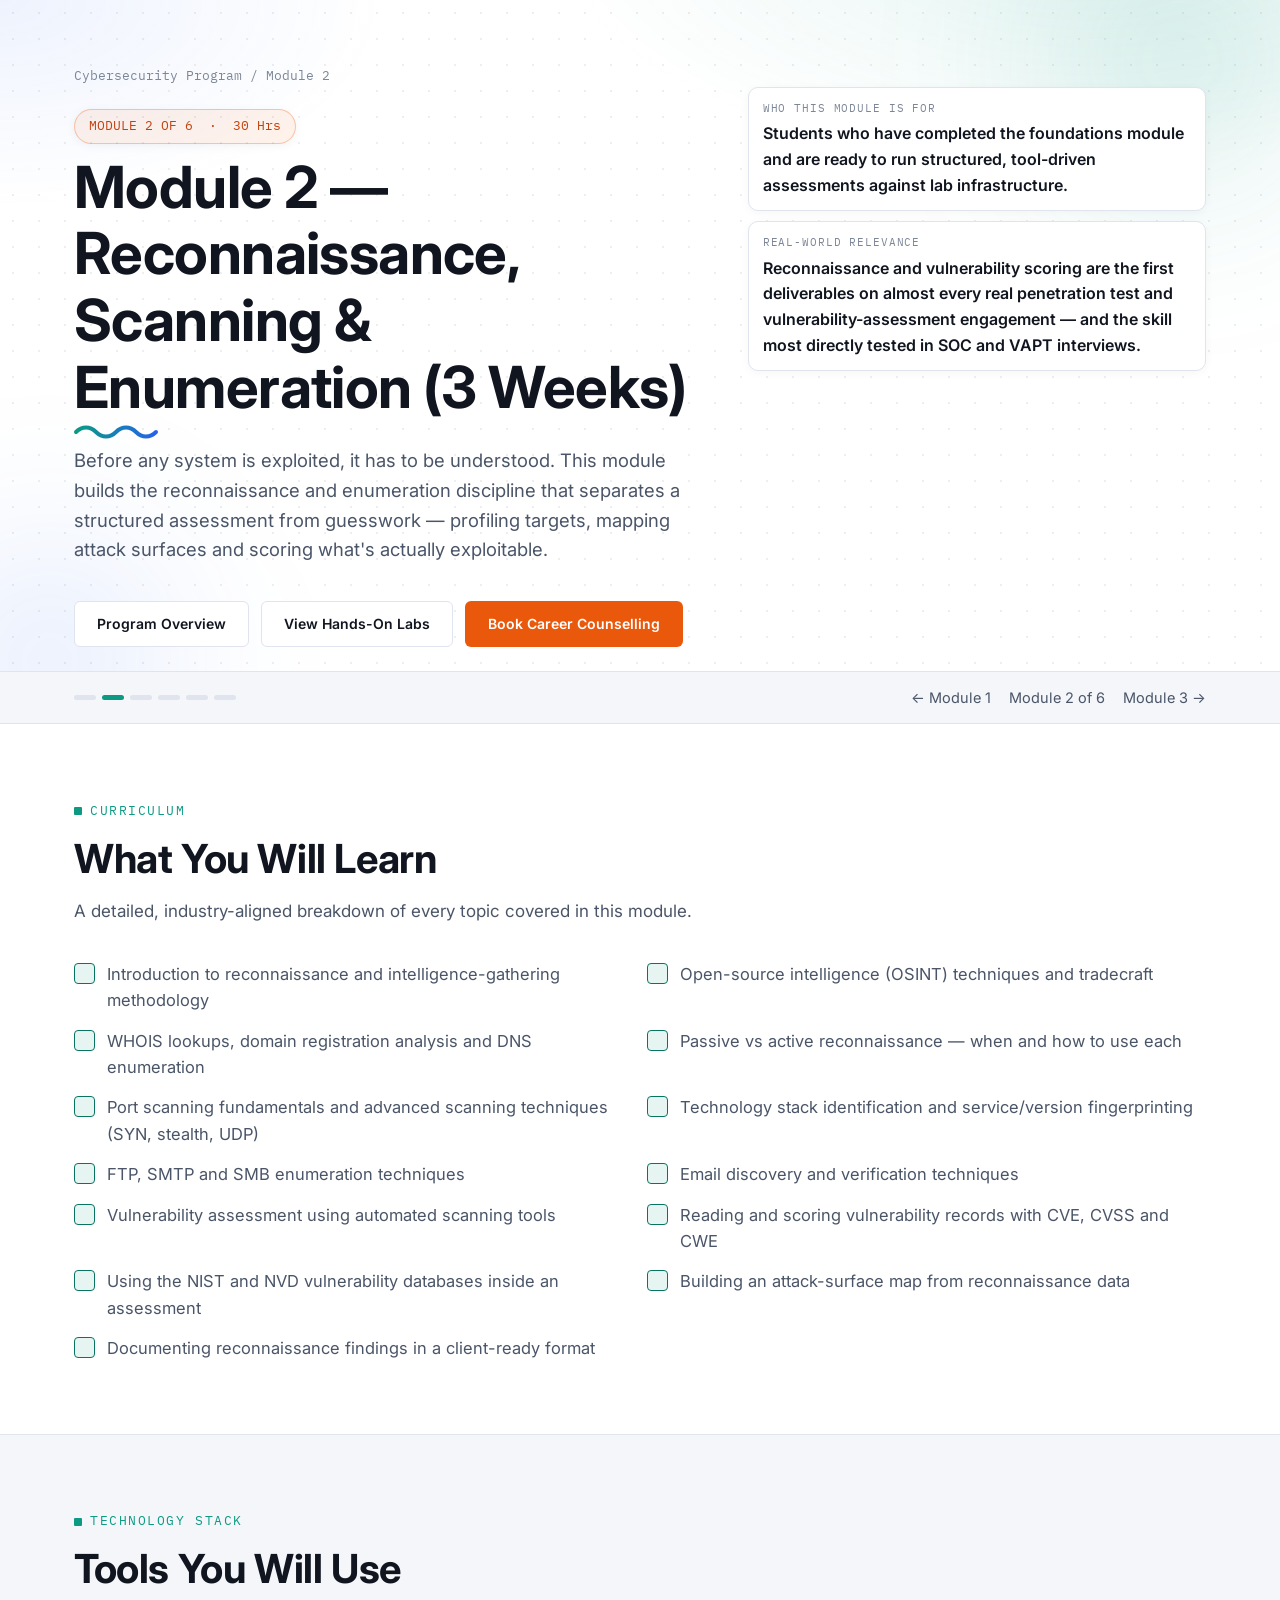
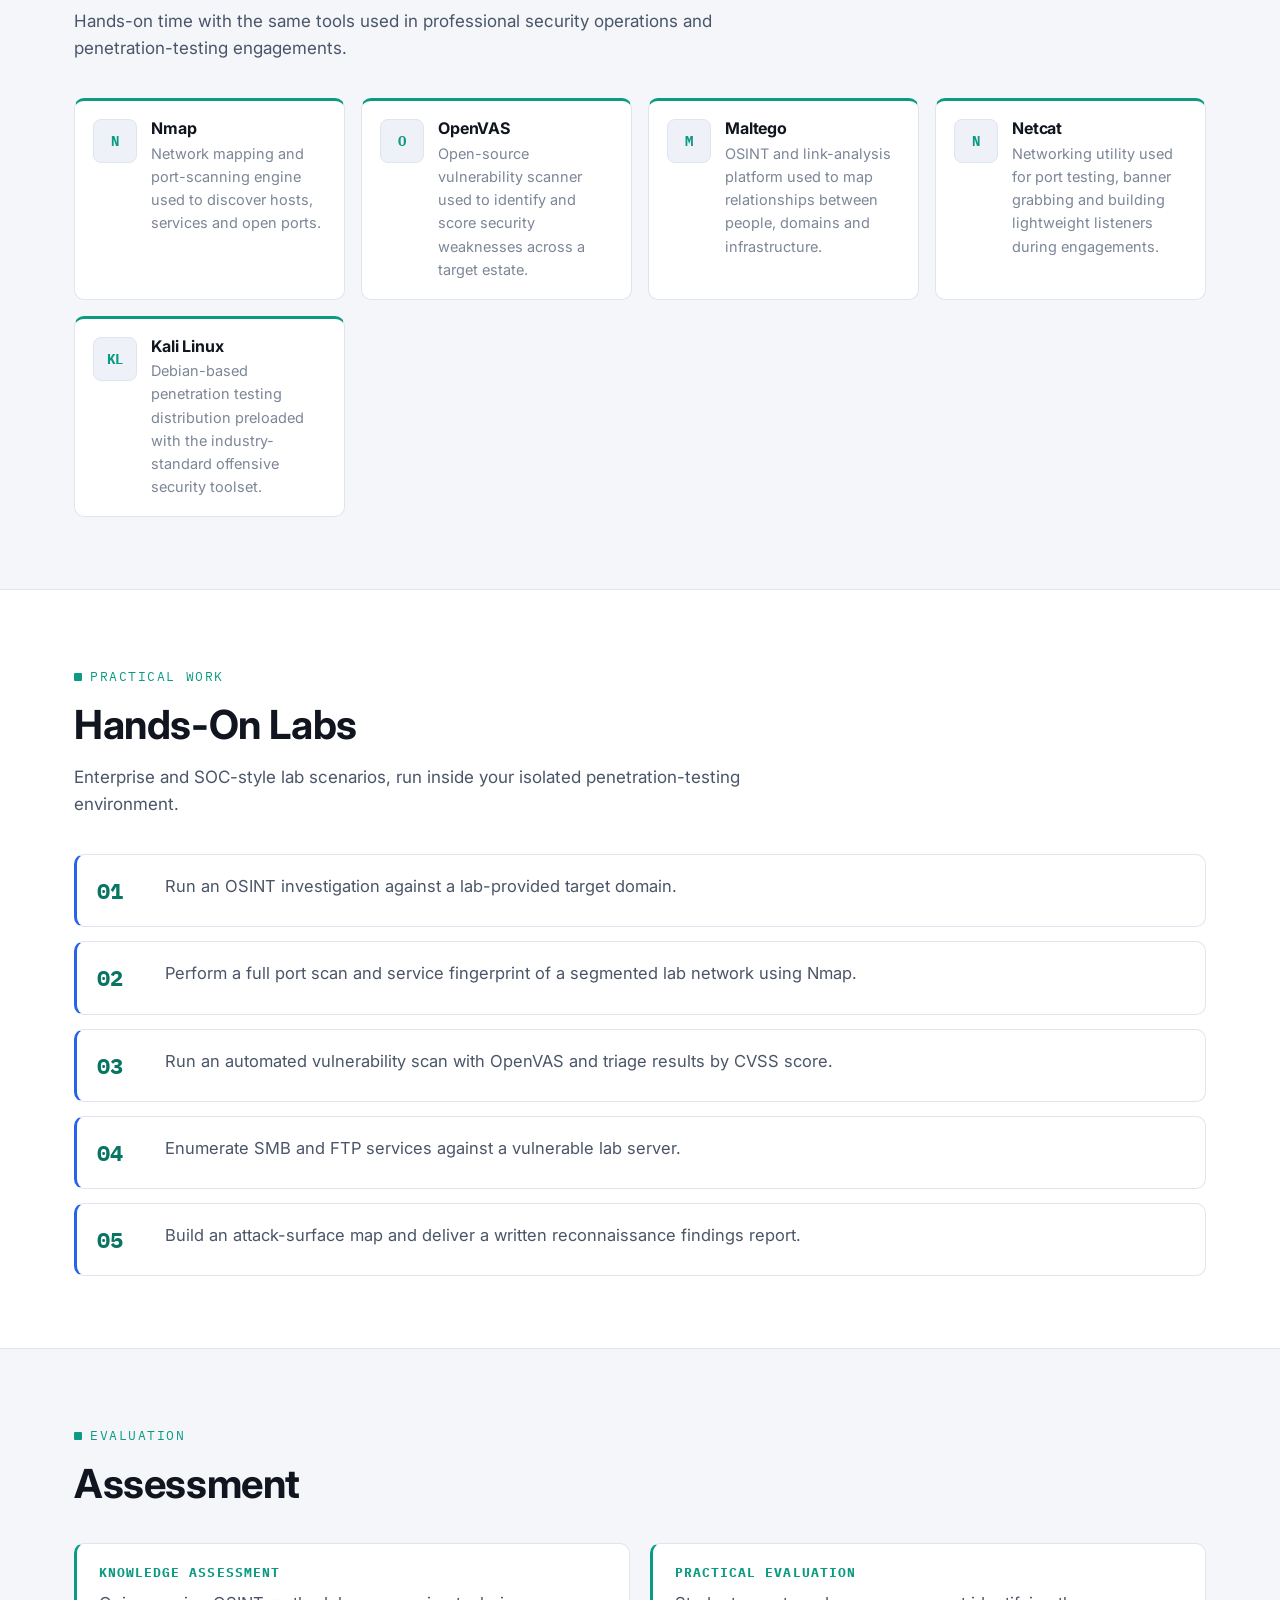
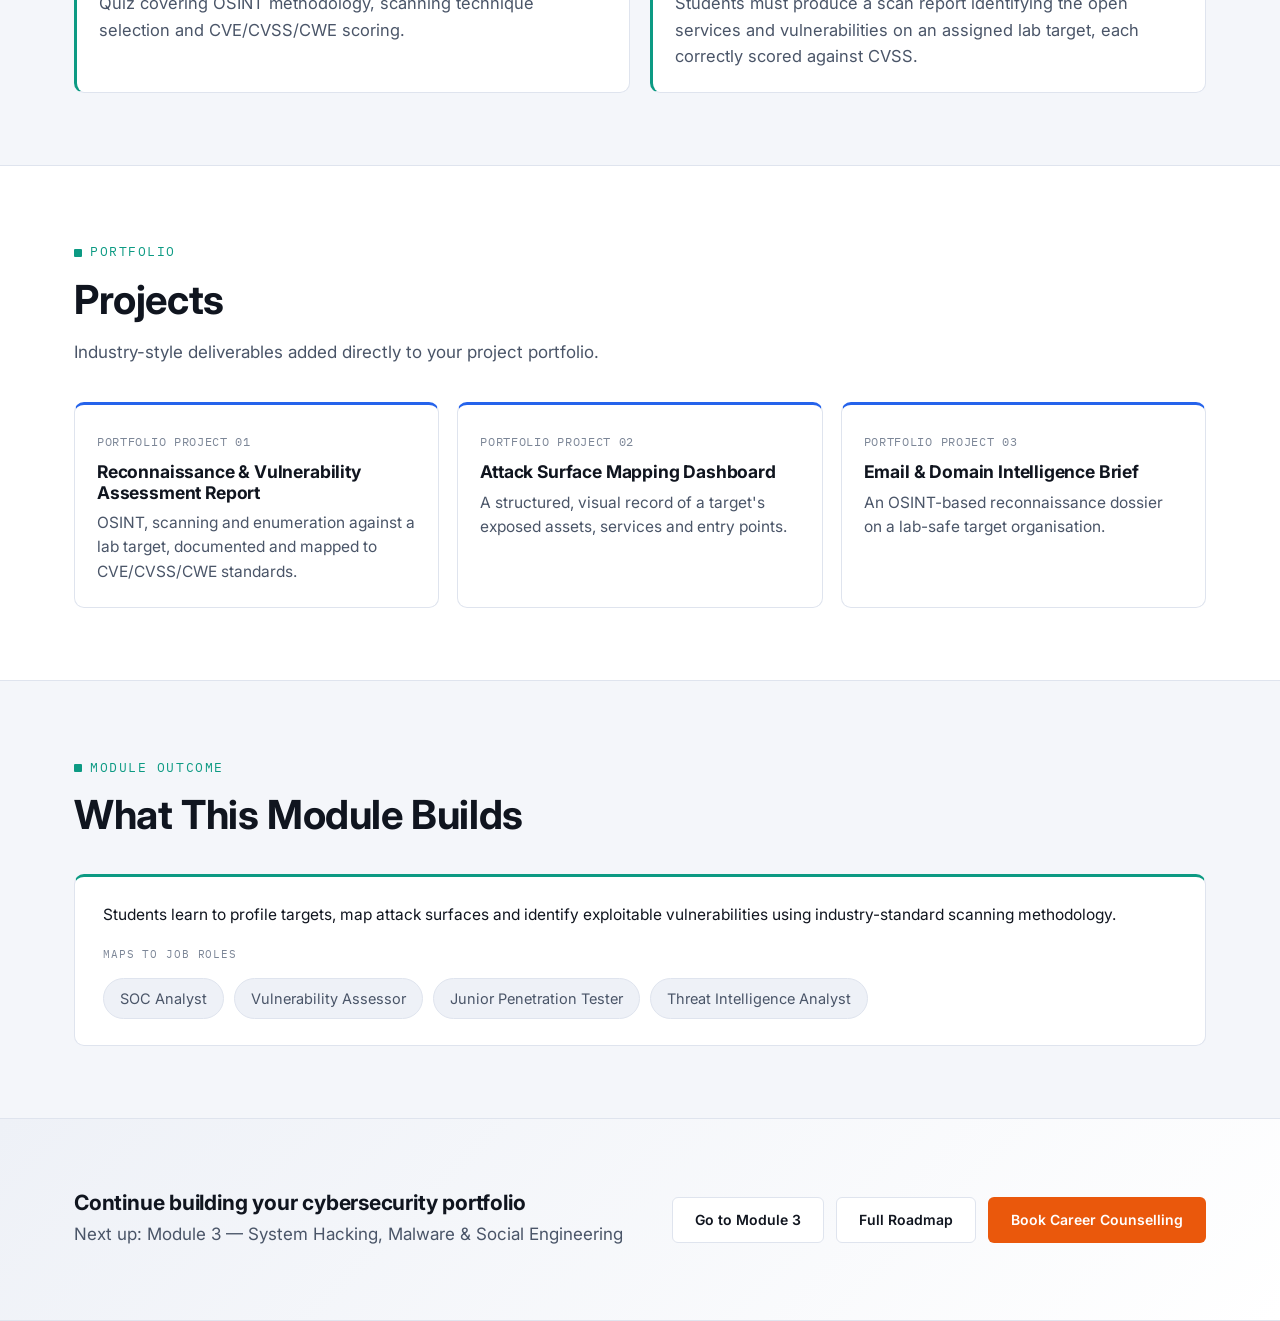
<file: module-2-reconnaissance-scanning-enumeration/index.html>
<!doctype html>
<html lang="en">
<head>
<meta charset="utf-8">
<meta name="viewport" content="width=device-width, initial-scale=1">
<title>Reconnaissance, Scanning &amp; Enumeration | Skill IT Education</title>
<meta name="description" content="Module 2 (3 Weeks): Before any system is exploited, it has to be understood. This module builds the reconnaissance and enumeration discipline that…">
<link rel="canonical" href="https://skilliteducation.com/courses/Cybersecurity/module-2-reconnaissance-scanning-enumeration/">
<link rel="icon" type="image/png" sizes="32x32" href="../assets/img/favicon-32.png">
<link rel="icon" type="image/png" sizes="512x512" href="../assets/img/favicon-512.png">
<link rel="apple-touch-icon" sizes="180x180" href="../assets/img/apple-touch-icon.png">
<link rel="preconnect" href="https://fonts.googleapis.com"><link rel="preconnect" href="https://fonts.gstatic.com" crossorigin><link href="https://fonts.googleapis.com/css2?family=Inter:wght@400;500;600;700;800&family=IBM+Plex+Mono:wght@500;700&display=swap" rel="stylesheet">
<link rel="stylesheet" href="../assets/css/style.css">

<meta property="og:type" content="website">
<meta property="og:site_name" content="Skill It Education">
<meta property="og:title" content="Reconnaissance, Scanning &amp; Enumeration | Skill IT Education">
<meta property="og:description" content="Module 2 (3 Weeks): Before any system is exploited, it has to be understood. This module builds the reconnaissance and enumeration discipline that…">
<meta property="og:url" content="https://skilliteducation.com/courses/Cybersecurity/module-2-reconnaissance-scanning-enumeration/">
<meta property="og:image" content="https://skilliteducation.com/courses/Cybersecurity/assets/img/cybersecurity-program-diagram.png">
<meta name="twitter:card" content="summary_large_image">
<meta name="twitter:title" content="Reconnaissance, Scanning &amp; Enumeration | Skill IT Education">
<meta name="twitter:description" content="Module 2 (3 Weeks): Before any system is exploited, it has to be understood. This module builds the reconnaissance and enumeration discipline that…">
<meta name="twitter:image" content="https://skilliteducation.com/courses/Cybersecurity/assets/img/cybersecurity-program-diagram.png">
<script type="application/ld+json">{"@context": "https://schema.org", "@graph": [{"@type": "BreadcrumbList", "itemListElement": [{"@type": "ListItem", "position": 1, "name": "Cybersecurity Program", "item": "https://skilliteducation.com/courses/Cybersecurity/"}, {"@type": "ListItem", "position": 2, "name": "Module 2 \u2014 Reconnaissance, Scanning & Enumeration", "item": "https://skilliteducation.com/courses/Cybersecurity/module-2-reconnaissance-scanning-enumeration/"}]}, {"@type": "Course", "name": "Module 2 \u2014 Reconnaissance, Scanning & Enumeration", "description": "Before any system is exploited, it has to be understood. This module builds the reconnaissance and enumeration discipline that separates a structured assessment from guesswork \u2014 profiling targets, mapping attack surfaces and scoring what's actually exploitable.", "url": "https://skilliteducation.com/courses/Cybersecurity/module-2-reconnaissance-scanning-enumeration/", "provider": {"@type": "Organization", "name": "Skill IT Education", "sameAs": "https://skilliteducation.com"}, "isPartOf": {"@type": "Course", "name": "Advanced Cyber Security Certification Program", "url": "https://skilliteducation.com/courses/Cybersecurity/"}}]}</script>
</head>
<body>

<main>
  <section class="hero">
    <div class="wrap">
      <div class="breadcrumb">
        <a href="../index.html">Cybersecurity Program</a><span class="sep">/</span><span>Module 2</span>
      </div>
      <div class="hero-grid">
        <div>
          <div class="duration-chip" style="margin-top:22px;">MODULE 2 OF 6 &nbsp;·&nbsp; 30 Hrs</div>
          <h1>Module 2 — Reconnaissance, Scanning &amp; Enumeration (3 Weeks)</h1>
          <svg class="h1-wave" viewBox="0 0 92 16" xmlns="http://www.w3.org/2000/svg" aria-hidden="true">
        <defs>
          <linearGradient id="waveGradient" x1="0" y1="0" x2="1" y2="0">
            <stop offset="0"/>
            <stop offset="1"/>
          </linearGradient>
        </defs>
        <path d="M2 8 C 8 2, 16 2, 22 8 C 28 14, 36 14, 42 8 C 48 2, 56 2, 62 8 C 68 14, 76 14, 82 8"/>
      </svg>
          <p class="hero-lede">Before any system is exploited, it has to be understood. This module builds the reconnaissance and enumeration discipline that separates a structured assessment from guesswork — profiling targets, mapping attack surfaces and scoring what's actually exploitable.</p>
        </div>
        <div class="hero-meta">
          <div class="meta-card"><div class="label">Who This Module Is For</div><div class="value">Students who have completed the foundations module and are ready to run structured, tool-driven assessments against lab infrastructure.</div></div>
          <div class="meta-card"><div class="label">Real-World Relevance</div><div class="value">Reconnaissance and vulnerability scoring are the first deliverables on almost every real penetration test and vulnerability-assessment engagement — and the skill most directly tested in SOC and VAPT interviews.</div></div>
        </div>
      </div>
      <div class="hero-ctas">
        <a class="btn btn-outline" href="../index.html">Program Overview</a>
        <a class="btn btn-outline" href="#labs">View Hands-On Labs</a>
        <a class="btn btn-primary" href="tel:+919177715978">Book Career Counselling</a>
      </div>
    </div>
  </section>

  <div class="progress-strip">
    <div class="wrap">
      <div class="progress-dots"><span class=""></span><span class="active"></span><span class=""></span><span class=""></span><span class=""></span><span class=""></span></div>
      <div class="progress-nav"><a href="../module-1-cybersecurity-foundations/">&larr; Module 1</a><span>Module 2 of 6</span><a href="../module-3-system-hacking-malware-social-engineering/">Module 3 &rarr;</a></div>
    </div>
  </div>

  <section id="learn">
    <div class="wrap">
      <div class="section-head">
        <span class="eyebrow">Curriculum</span>
        <h2>What You Will Learn</h2>
        <p>A detailed, industry-aligned breakdown of every topic covered in this module.</p>
      </div>
      <ul class="check-list grid-2"><li>Introduction to reconnaissance and intelligence-gathering methodology</li><li>Open-source intelligence (OSINT) techniques and tradecraft</li><li>WHOIS lookups, domain registration analysis and DNS enumeration</li><li>Passive vs active reconnaissance — when and how to use each</li><li>Port scanning fundamentals and advanced scanning techniques (SYN, stealth, UDP)</li><li>Technology stack identification and service/version fingerprinting</li><li>FTP, SMTP and SMB enumeration techniques</li><li>Email discovery and verification techniques</li><li>Vulnerability assessment using automated scanning tools</li><li>Reading and scoring vulnerability records with CVE, CVSS and CWE</li><li>Using the NIST and NVD vulnerability databases inside an assessment</li><li>Building an attack-surface map from reconnaissance data</li><li>Documenting reconnaissance findings in a client-ready format</li></ul>
    </div>
  </section>

  <section id="tools" style="background:var(--bg-alt);border-top:1px solid var(--border);border-bottom:1px solid var(--border);">
    <div class="wrap">
      <div class="section-head">
        <span class="eyebrow">Technology Stack</span>
        <h2>Tools You Will Use</h2>
        <p>Hands-on time with the same tools used in professional security operations and penetration-testing engagements.</p>
      </div>
      <div class="tool-grid">
      <div class="tool-card">
        <div class="tool-logo" role="img" aria-label="LOGO: Nmap" title="[LOGO: Nmap]">N</div>
        <div><h4>Nmap</h4><p>Network mapping and port-scanning engine used to discover hosts, services and open ports.</p></div>
      </div>
      <div class="tool-card">
        <div class="tool-logo" role="img" aria-label="LOGO: OpenVAS" title="[LOGO: OpenVAS]">O</div>
        <div><h4>OpenVAS</h4><p>Open-source vulnerability scanner used to identify and score security weaknesses across a target estate.</p></div>
      </div>
      <div class="tool-card">
        <div class="tool-logo" role="img" aria-label="LOGO: Maltego" title="[LOGO: Maltego]">M</div>
        <div><h4>Maltego</h4><p>OSINT and link-analysis platform used to map relationships between people, domains and infrastructure.</p></div>
      </div>
      <div class="tool-card">
        <div class="tool-logo" role="img" aria-label="LOGO: Netcat" title="[LOGO: Netcat]">N</div>
        <div><h4>Netcat</h4><p>Networking utility used for port testing, banner grabbing and building lightweight listeners during engagements.</p></div>
      </div>
      <div class="tool-card">
        <div class="tool-logo" role="img" aria-label="LOGO: Kali Linux" title="[LOGO: Kali Linux]">KL</div>
        <div><h4>Kali Linux</h4><p>Debian-based penetration testing distribution preloaded with the industry-standard offensive security toolset.</p></div>
      </div>
      </div>
    </div>
  </section>

  <section id="labs">
    <div class="wrap">
      <div class="section-head">
        <span class="eyebrow">Practical Work</span>
        <h2>Hands-On Labs</h2>
        <p>Enterprise and SOC-style lab scenarios, run inside your isolated penetration-testing environment.</p>
      </div>
      <div class="lab-list"><div class="lab-item"><div class="lab-num">01</div><p>Run an OSINT investigation against a lab-provided target domain.</p></div><div class="lab-item"><div class="lab-num">02</div><p>Perform a full port scan and service fingerprint of a segmented lab network using Nmap.</p></div><div class="lab-item"><div class="lab-num">03</div><p>Run an automated vulnerability scan with OpenVAS and triage results by CVSS score.</p></div><div class="lab-item"><div class="lab-num">04</div><p>Enumerate SMB and FTP services against a vulnerable lab server.</p></div><div class="lab-item"><div class="lab-num">05</div><p>Build an attack-surface map and deliver a written reconnaissance findings report.</p></div></div>
    </div>
  </section>

  <section id="assessment" style="background:var(--bg-alt);border-top:1px solid var(--border);border-bottom:1px solid var(--border);">
    <div class="wrap">
      <div class="section-head">
        <span class="eyebrow">Evaluation</span>
        <h2>Assessment</h2>
      </div>
      <div class="assessment-grid">
        <div class="assessment-card"><h4>Knowledge Assessment</h4><p>Quiz covering OSINT methodology, scanning technique selection and CVE/CVSS/CWE scoring.</p></div>
        <div class="assessment-card"><h4>Practical Evaluation</h4><p>Students must produce a scan report identifying the open services and vulnerabilities on an assigned lab target, each correctly scored against CVSS.</p></div>
      </div>
    </div>
  </section>

  <section id="projects">
    <div class="wrap">
      <div class="section-head">
        <span class="eyebrow">Portfolio</span>
        <h2>Projects</h2>
        <p>Industry-style deliverables added directly to your project portfolio.</p>
      </div>
      <div class="project-grid"><div class="project-card"><span class="tag">Portfolio Project 01</span><h4>Reconnaissance &amp; Vulnerability Assessment Report</h4><p>OSINT, scanning and enumeration against a lab target, documented and mapped to CVE/CVSS/CWE standards.</p></div><div class="project-card"><span class="tag">Portfolio Project 02</span><h4>Attack Surface Mapping Dashboard</h4><p>A structured, visual record of a target's exposed assets, services and entry points.</p></div><div class="project-card"><span class="tag">Portfolio Project 03</span><h4>Email &amp; Domain Intelligence Brief</h4><p>An OSINT-based reconnaissance dossier on a lab-safe target organisation.</p></div></div>
    </div>
  </section>

  <section id="outcome" style="background:var(--bg-alt);border-top:1px solid var(--border);">
    <div class="wrap">
      <div class="section-head">
        <span class="eyebrow">Module Outcome</span>
        <h2>What This Module Builds</h2>
      </div>
      <div class="outcome-block">
        <p style="color:var(--text);font-size:15.5px;">Students learn to profile targets, map attack surfaces and identify exploitable vulnerabilities using industry-standard scanning methodology.</p>
        <div class="label" style="font-family:var(--mono);font-size:11px;text-transform:uppercase;letter-spacing:.08em;color:var(--text-faint);margin-top:18px;">Maps to job roles</div>
        <div class="role-chips"><span class="chip">SOC Analyst</span><span class="chip">Vulnerability Assessor</span><span class="chip">Junior Penetration Tester</span><span class="chip">Threat Intelligence Analyst</span></div>
      </div>
    </div>
  </section>

  <section class="cta-banner">
    <div class="wrap">
      <div>
        <h3>Continue building your cybersecurity portfolio</h3>
        <p>Next up: Module 3 — System Hacking, Malware &amp; Social Engineering</p>
      </div>
      <div class="hero-ctas" style="margin:0;">
        <a class="btn btn-outline" href="../module-3-system-hacking-malware-social-engineering/">Go to Module 3</a>
        <a class="btn btn-outline" href="../index.html#roadmap">Full Roadmap</a>
        <a class="btn btn-primary" href="tel:+919177715978">Book Career Counselling</a>
      </div>
    </div>
  </section>
</main>
</body>
</html>
</file>
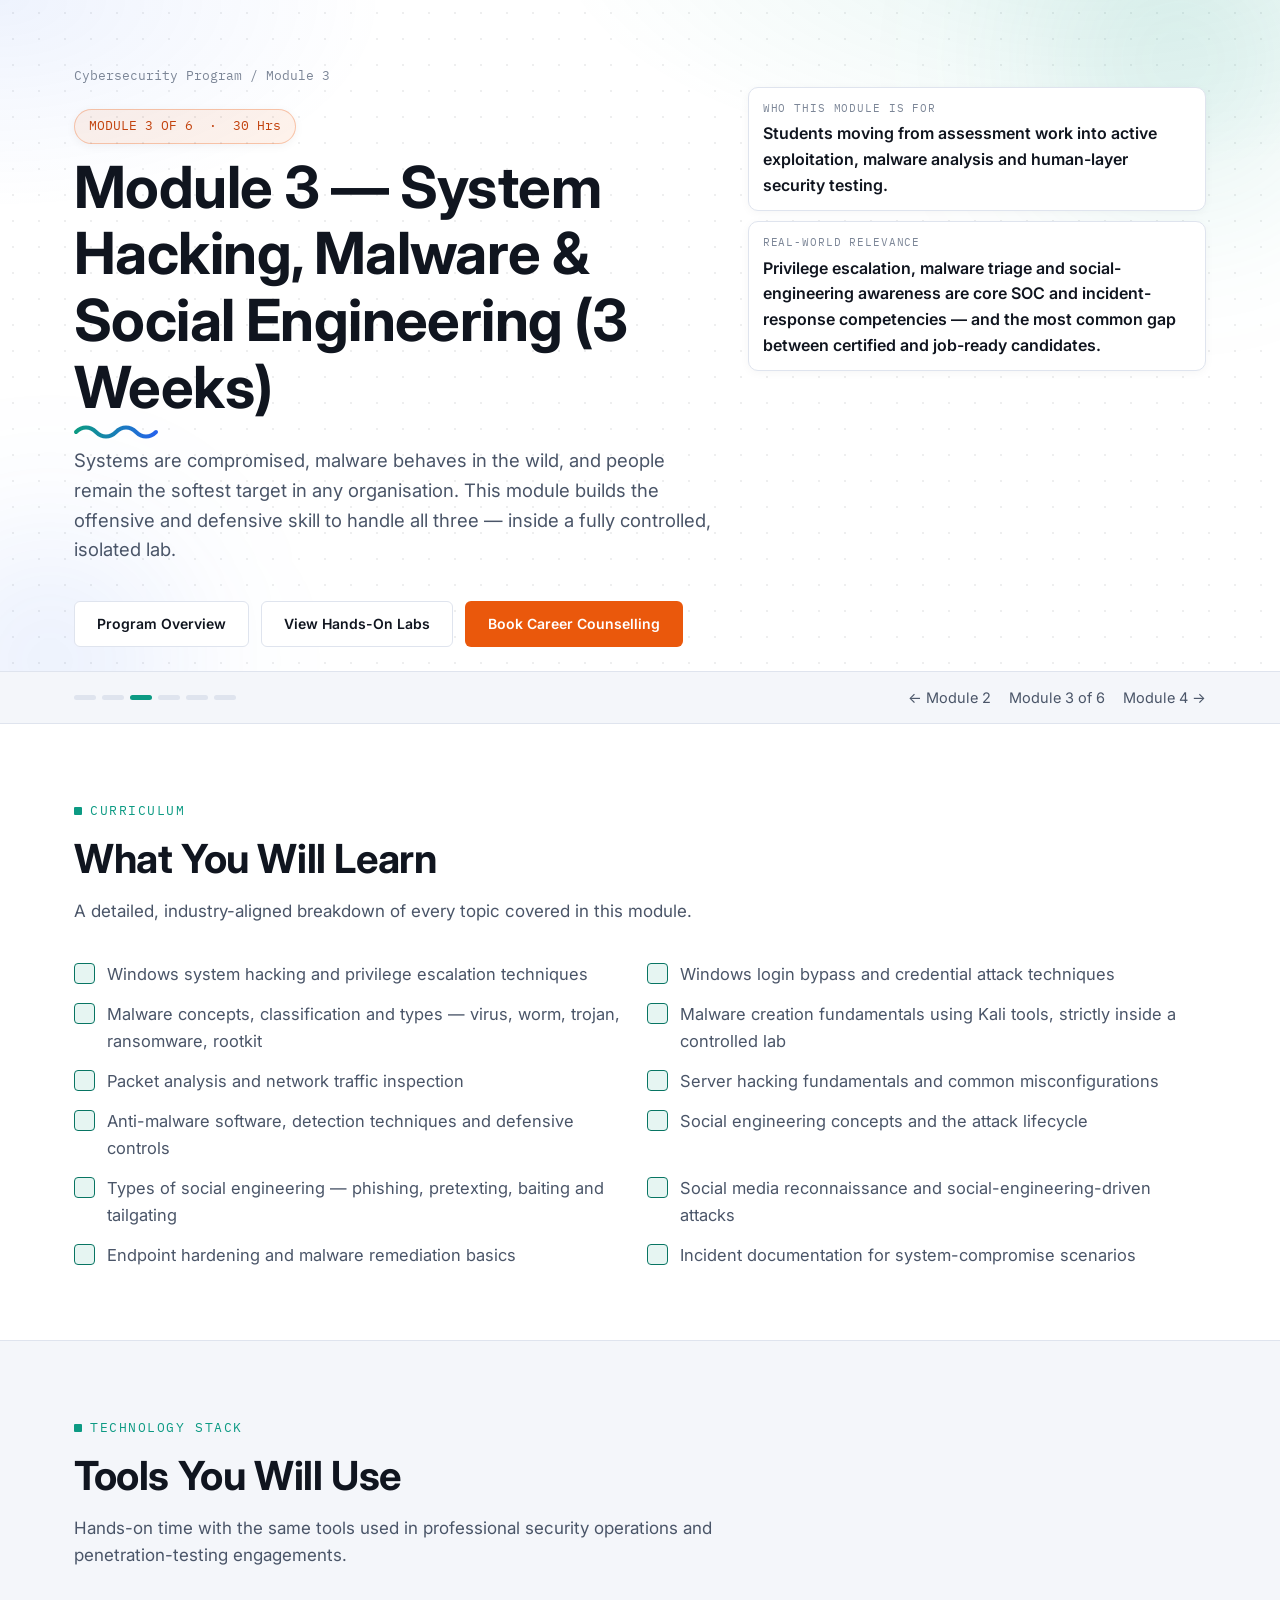
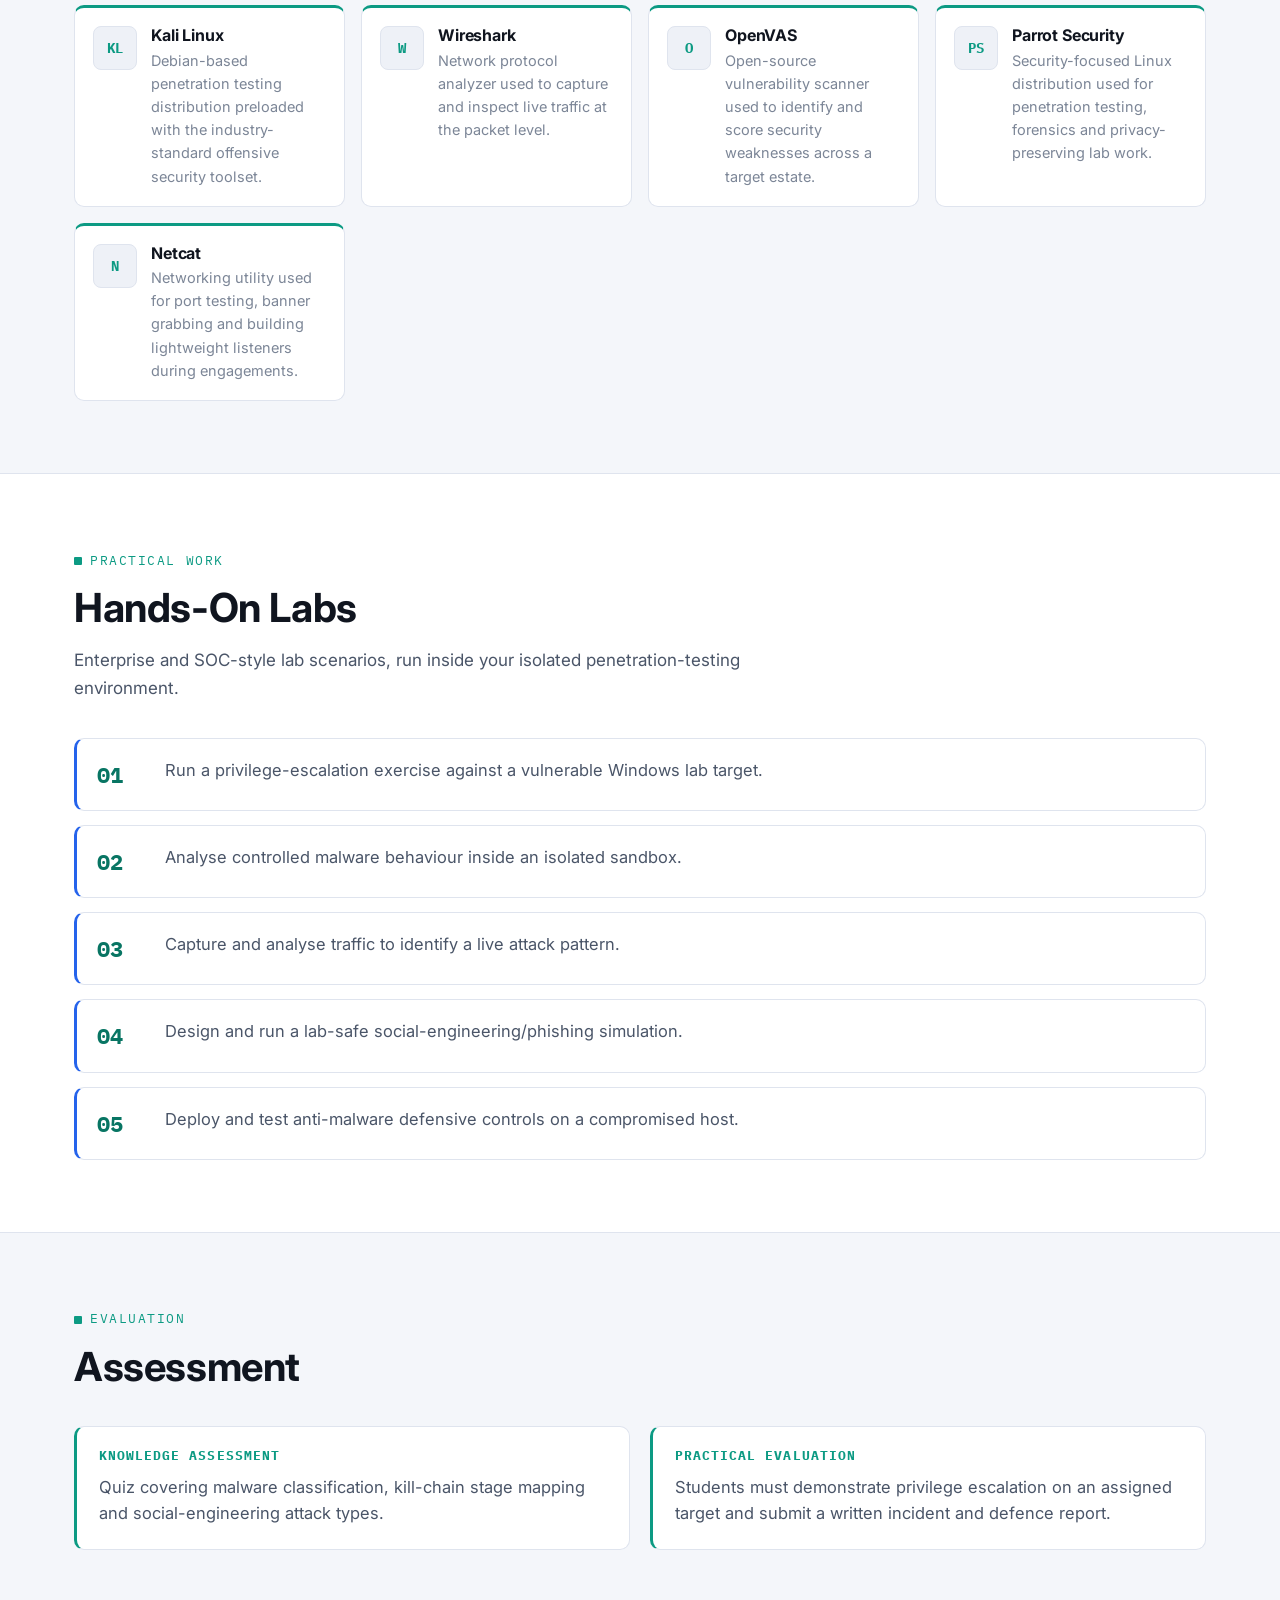
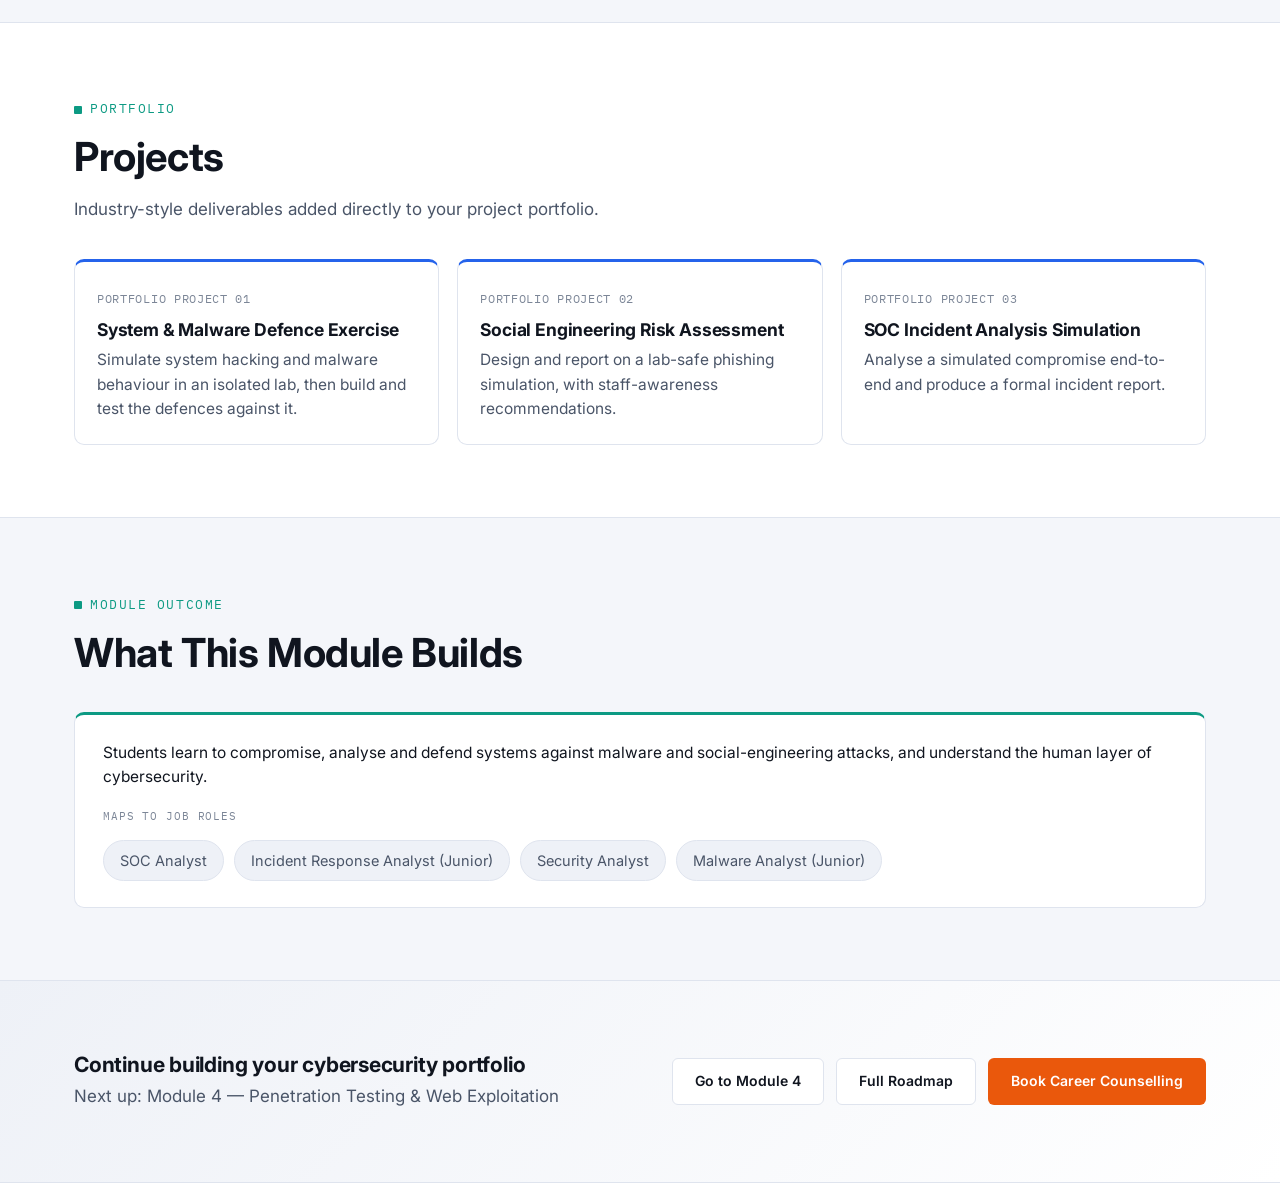
<file: module-3-system-hacking-malware-social-engineering/index.html>
<!doctype html>
<html lang="en">
<head>
<meta charset="utf-8">
<meta name="viewport" content="width=device-width, initial-scale=1">
<title>System Hacking, Malware &amp; Social Engineering | Skill IT Education</title>
<meta name="description" content="Module 3 (3 Weeks): Systems are compromised, malware behaves in the wild, and people remain the softest target in any organisation. This module builds the…">
<link rel="canonical" href="https://skilliteducation.com/courses/Cybersecurity/module-3-system-hacking-malware-social-engineering/">
<link rel="icon" type="image/png" sizes="32x32" href="../assets/img/favicon-32.png">
<link rel="icon" type="image/png" sizes="512x512" href="../assets/img/favicon-512.png">
<link rel="apple-touch-icon" sizes="180x180" href="../assets/img/apple-touch-icon.png">
<link rel="preconnect" href="https://fonts.googleapis.com"><link rel="preconnect" href="https://fonts.gstatic.com" crossorigin><link href="https://fonts.googleapis.com/css2?family=Inter:wght@400;500;600;700;800&family=IBM+Plex+Mono:wght@500;700&display=swap" rel="stylesheet">
<link rel="stylesheet" href="../assets/css/style.css">

<meta property="og:type" content="website">
<meta property="og:site_name" content="Skill It Education">
<meta property="og:title" content="System Hacking, Malware &amp; Social Engineering | Skill IT Education">
<meta property="og:description" content="Module 3 (3 Weeks): Systems are compromised, malware behaves in the wild, and people remain the softest target in any organisation. This module builds the…">
<meta property="og:url" content="https://skilliteducation.com/courses/Cybersecurity/module-3-system-hacking-malware-social-engineering/">
<meta property="og:image" content="https://skilliteducation.com/courses/Cybersecurity/assets/img/cybersecurity-program-diagram.png">
<meta name="twitter:card" content="summary_large_image">
<meta name="twitter:title" content="System Hacking, Malware &amp; Social Engineering | Skill IT Education">
<meta name="twitter:description" content="Module 3 (3 Weeks): Systems are compromised, malware behaves in the wild, and people remain the softest target in any organisation. This module builds the…">
<meta name="twitter:image" content="https://skilliteducation.com/courses/Cybersecurity/assets/img/cybersecurity-program-diagram.png">
<script type="application/ld+json">{"@context": "https://schema.org", "@graph": [{"@type": "BreadcrumbList", "itemListElement": [{"@type": "ListItem", "position": 1, "name": "Cybersecurity Program", "item": "https://skilliteducation.com/courses/Cybersecurity/"}, {"@type": "ListItem", "position": 2, "name": "Module 3 \u2014 System Hacking, Malware & Social Engineering", "item": "https://skilliteducation.com/courses/Cybersecurity/module-3-system-hacking-malware-social-engineering/"}]}, {"@type": "Course", "name": "Module 3 \u2014 System Hacking, Malware & Social Engineering", "description": "Systems are compromised, malware behaves in the wild, and people remain the softest target in any organisation. This module builds the offensive and defensive skill to handle all three \u2014 inside a fully controlled, isolated lab.", "url": "https://skilliteducation.com/courses/Cybersecurity/module-3-system-hacking-malware-social-engineering/", "provider": {"@type": "Organization", "name": "Skill IT Education", "sameAs": "https://skilliteducation.com"}, "isPartOf": {"@type": "Course", "name": "Advanced Cyber Security Certification Program", "url": "https://skilliteducation.com/courses/Cybersecurity/"}}]}</script>
</head>
<body>

<main>
  <section class="hero">
    <div class="wrap">
      <div class="breadcrumb">
        <a href="../index.html">Cybersecurity Program</a><span class="sep">/</span><span>Module 3</span>
      </div>
      <div class="hero-grid">
        <div>
          <div class="duration-chip" style="margin-top:22px;">MODULE 3 OF 6 &nbsp;·&nbsp; 30 Hrs</div>
          <h1>Module 3 — System Hacking, Malware &amp; Social Engineering (3 Weeks)</h1>
          <svg class="h1-wave" viewBox="0 0 92 16" xmlns="http://www.w3.org/2000/svg" aria-hidden="true">
        <defs>
          <linearGradient id="waveGradient" x1="0" y1="0" x2="1" y2="0">
            <stop offset="0"/>
            <stop offset="1"/>
          </linearGradient>
        </defs>
        <path d="M2 8 C 8 2, 16 2, 22 8 C 28 14, 36 14, 42 8 C 48 2, 56 2, 62 8 C 68 14, 76 14, 82 8"/>
      </svg>
          <p class="hero-lede">Systems are compromised, malware behaves in the wild, and people remain the softest target in any organisation. This module builds the offensive and defensive skill to handle all three — inside a fully controlled, isolated lab.</p>
        </div>
        <div class="hero-meta">
          <div class="meta-card"><div class="label">Who This Module Is For</div><div class="value">Students moving from assessment work into active exploitation, malware analysis and human-layer security testing.</div></div>
          <div class="meta-card"><div class="label">Real-World Relevance</div><div class="value">Privilege escalation, malware triage and social-engineering awareness are core SOC and incident-response competencies — and the most common gap between certified and job-ready candidates.</div></div>
        </div>
      </div>
      <div class="hero-ctas">
        <a class="btn btn-outline" href="../index.html">Program Overview</a>
        <a class="btn btn-outline" href="#labs">View Hands-On Labs</a>
        <a class="btn btn-primary" href="tel:+919177715978">Book Career Counselling</a>
      </div>
    </div>
  </section>

  <div class="progress-strip">
    <div class="wrap">
      <div class="progress-dots"><span class=""></span><span class=""></span><span class="active"></span><span class=""></span><span class=""></span><span class=""></span></div>
      <div class="progress-nav"><a href="../module-2-reconnaissance-scanning-enumeration/">&larr; Module 2</a><span>Module 3 of 6</span><a href="../module-4-penetration-testing-web-exploitation/">Module 4 &rarr;</a></div>
    </div>
  </div>

  <section id="learn">
    <div class="wrap">
      <div class="section-head">
        <span class="eyebrow">Curriculum</span>
        <h2>What You Will Learn</h2>
        <p>A detailed, industry-aligned breakdown of every topic covered in this module.</p>
      </div>
      <ul class="check-list grid-2"><li>Windows system hacking and privilege escalation techniques</li><li>Windows login bypass and credential attack techniques</li><li>Malware concepts, classification and types — virus, worm, trojan, ransomware, rootkit</li><li>Malware creation fundamentals using Kali tools, strictly inside a controlled lab</li><li>Packet analysis and network traffic inspection</li><li>Server hacking fundamentals and common misconfigurations</li><li>Anti-malware software, detection techniques and defensive controls</li><li>Social engineering concepts and the attack lifecycle</li><li>Types of social engineering — phishing, pretexting, baiting and tailgating</li><li>Social media reconnaissance and social-engineering-driven attacks</li><li>Endpoint hardening and malware remediation basics</li><li>Incident documentation for system-compromise scenarios</li></ul>
    </div>
  </section>

  <section id="tools" style="background:var(--bg-alt);border-top:1px solid var(--border);border-bottom:1px solid var(--border);">
    <div class="wrap">
      <div class="section-head">
        <span class="eyebrow">Technology Stack</span>
        <h2>Tools You Will Use</h2>
        <p>Hands-on time with the same tools used in professional security operations and penetration-testing engagements.</p>
      </div>
      <div class="tool-grid">
      <div class="tool-card">
        <div class="tool-logo" role="img" aria-label="LOGO: Kali Linux" title="[LOGO: Kali Linux]">KL</div>
        <div><h4>Kali Linux</h4><p>Debian-based penetration testing distribution preloaded with the industry-standard offensive security toolset.</p></div>
      </div>
      <div class="tool-card">
        <div class="tool-logo" role="img" aria-label="LOGO: Wireshark" title="[LOGO: Wireshark]">W</div>
        <div><h4>Wireshark</h4><p>Network protocol analyzer used to capture and inspect live traffic at the packet level.</p></div>
      </div>
      <div class="tool-card">
        <div class="tool-logo" role="img" aria-label="LOGO: OpenVAS" title="[LOGO: OpenVAS]">O</div>
        <div><h4>OpenVAS</h4><p>Open-source vulnerability scanner used to identify and score security weaknesses across a target estate.</p></div>
      </div>
      <div class="tool-card">
        <div class="tool-logo" role="img" aria-label="LOGO: Parrot Security" title="[LOGO: Parrot Security]">PS</div>
        <div><h4>Parrot Security</h4><p>Security-focused Linux distribution used for penetration testing, forensics and privacy-preserving lab work.</p></div>
      </div>
      <div class="tool-card">
        <div class="tool-logo" role="img" aria-label="LOGO: Netcat" title="[LOGO: Netcat]">N</div>
        <div><h4>Netcat</h4><p>Networking utility used for port testing, banner grabbing and building lightweight listeners during engagements.</p></div>
      </div>
      </div>
    </div>
  </section>

  <section id="labs">
    <div class="wrap">
      <div class="section-head">
        <span class="eyebrow">Practical Work</span>
        <h2>Hands-On Labs</h2>
        <p>Enterprise and SOC-style lab scenarios, run inside your isolated penetration-testing environment.</p>
      </div>
      <div class="lab-list"><div class="lab-item"><div class="lab-num">01</div><p>Run a privilege-escalation exercise against a vulnerable Windows lab target.</p></div><div class="lab-item"><div class="lab-num">02</div><p>Analyse controlled malware behaviour inside an isolated sandbox.</p></div><div class="lab-item"><div class="lab-num">03</div><p>Capture and analyse traffic to identify a live attack pattern.</p></div><div class="lab-item"><div class="lab-num">04</div><p>Design and run a lab-safe social-engineering/phishing simulation.</p></div><div class="lab-item"><div class="lab-num">05</div><p>Deploy and test anti-malware defensive controls on a compromised host.</p></div></div>
    </div>
  </section>

  <section id="assessment" style="background:var(--bg-alt);border-top:1px solid var(--border);border-bottom:1px solid var(--border);">
    <div class="wrap">
      <div class="section-head">
        <span class="eyebrow">Evaluation</span>
        <h2>Assessment</h2>
      </div>
      <div class="assessment-grid">
        <div class="assessment-card"><h4>Knowledge Assessment</h4><p>Quiz covering malware classification, kill-chain stage mapping and social-engineering attack types.</p></div>
        <div class="assessment-card"><h4>Practical Evaluation</h4><p>Students must demonstrate privilege escalation on an assigned target and submit a written incident and defence report.</p></div>
      </div>
    </div>
  </section>

  <section id="projects">
    <div class="wrap">
      <div class="section-head">
        <span class="eyebrow">Portfolio</span>
        <h2>Projects</h2>
        <p>Industry-style deliverables added directly to your project portfolio.</p>
      </div>
      <div class="project-grid"><div class="project-card"><span class="tag">Portfolio Project 01</span><h4>System &amp; Malware Defence Exercise</h4><p>Simulate system hacking and malware behaviour in an isolated lab, then build and test the defences against it.</p></div><div class="project-card"><span class="tag">Portfolio Project 02</span><h4>Social Engineering Risk Assessment</h4><p>Design and report on a lab-safe phishing simulation, with staff-awareness recommendations.</p></div><div class="project-card"><span class="tag">Portfolio Project 03</span><h4>SOC Incident Analysis Simulation</h4><p>Analyse a simulated compromise end-to-end and produce a formal incident report.</p></div></div>
    </div>
  </section>

  <section id="outcome" style="background:var(--bg-alt);border-top:1px solid var(--border);">
    <div class="wrap">
      <div class="section-head">
        <span class="eyebrow">Module Outcome</span>
        <h2>What This Module Builds</h2>
      </div>
      <div class="outcome-block">
        <p style="color:var(--text);font-size:15.5px;">Students learn to compromise, analyse and defend systems against malware and social-engineering attacks, and understand the human layer of cybersecurity.</p>
        <div class="label" style="font-family:var(--mono);font-size:11px;text-transform:uppercase;letter-spacing:.08em;color:var(--text-faint);margin-top:18px;">Maps to job roles</div>
        <div class="role-chips"><span class="chip">SOC Analyst</span><span class="chip">Incident Response Analyst (Junior)</span><span class="chip">Security Analyst</span><span class="chip">Malware Analyst (Junior)</span></div>
      </div>
    </div>
  </section>

  <section class="cta-banner">
    <div class="wrap">
      <div>
        <h3>Continue building your cybersecurity portfolio</h3>
        <p>Next up: Module 4 — Penetration Testing &amp; Web Exploitation</p>
      </div>
      <div class="hero-ctas" style="margin:0;">
        <a class="btn btn-outline" href="../module-4-penetration-testing-web-exploitation/">Go to Module 4</a>
        <a class="btn btn-outline" href="../index.html#roadmap">Full Roadmap</a>
        <a class="btn btn-primary" href="tel:+919177715978">Book Career Counselling</a>
      </div>
    </div>
  </section>
</main>
</body>
</html>
</file>
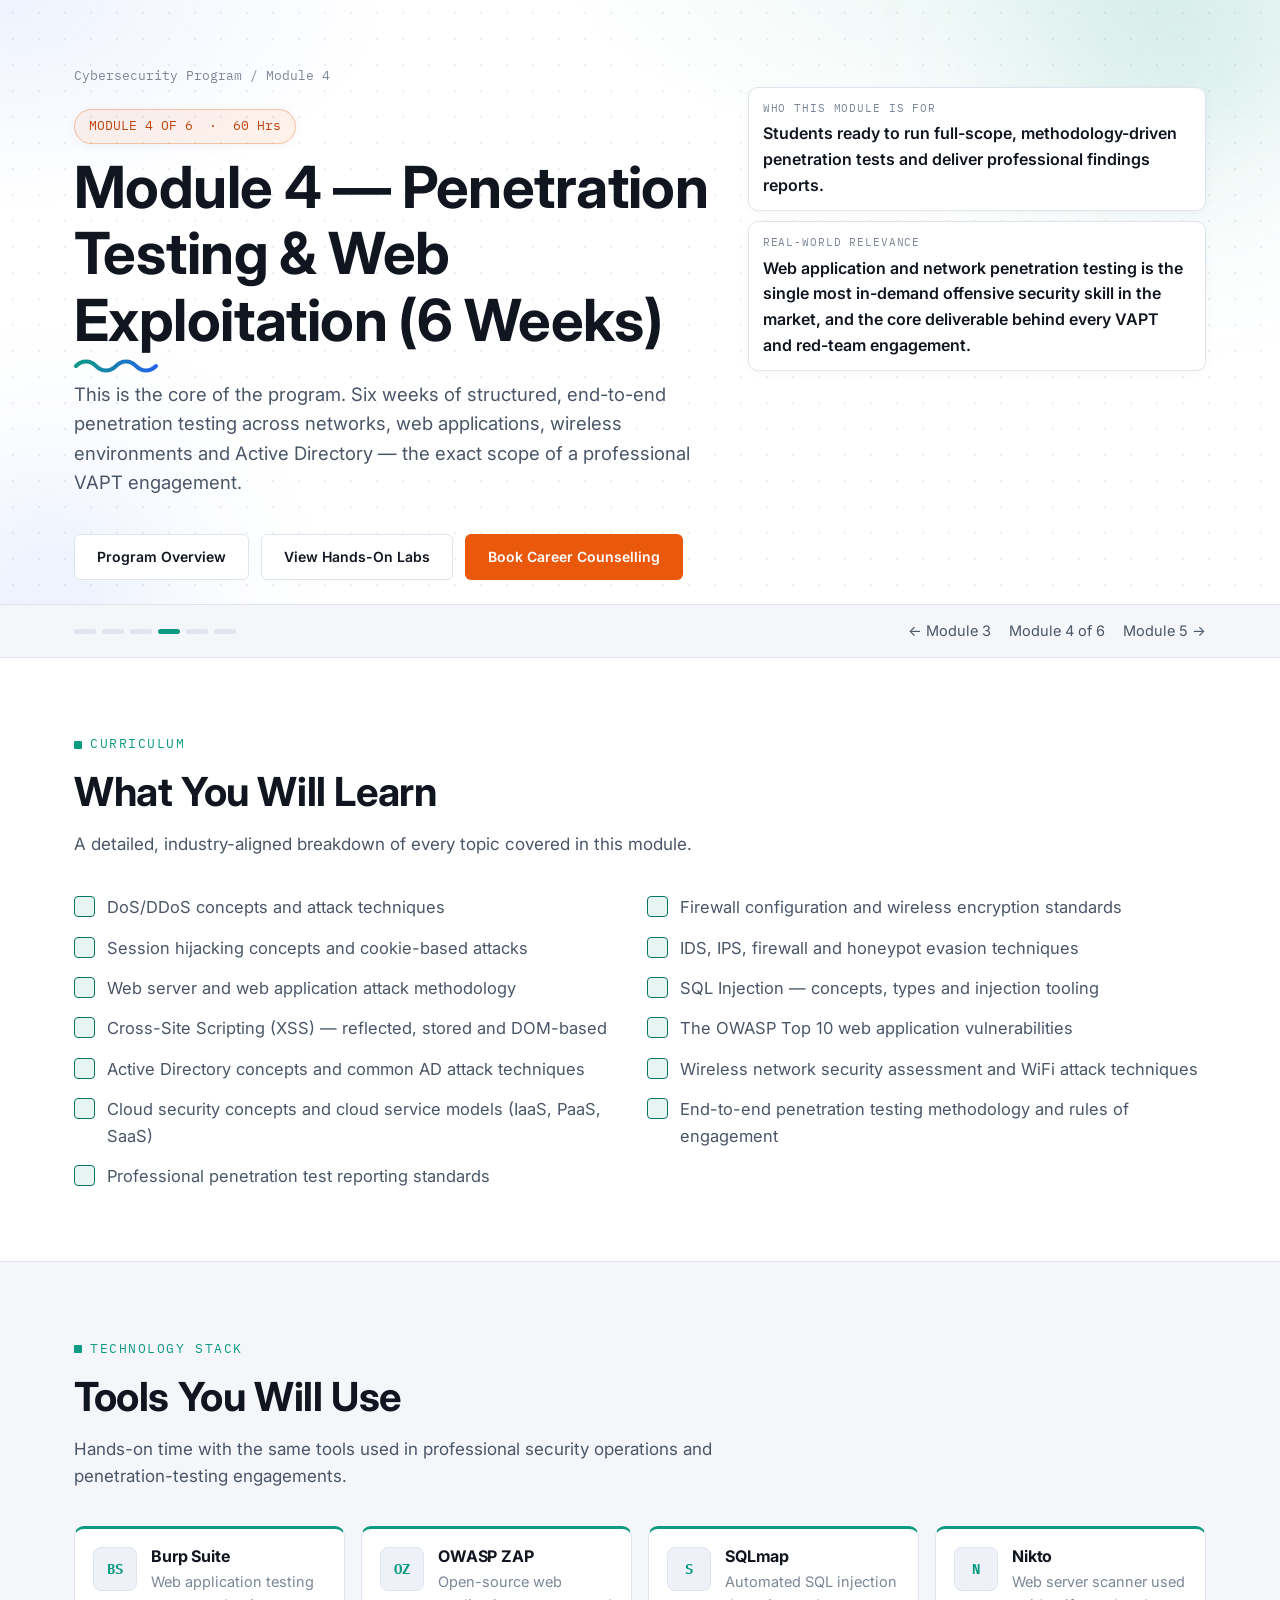
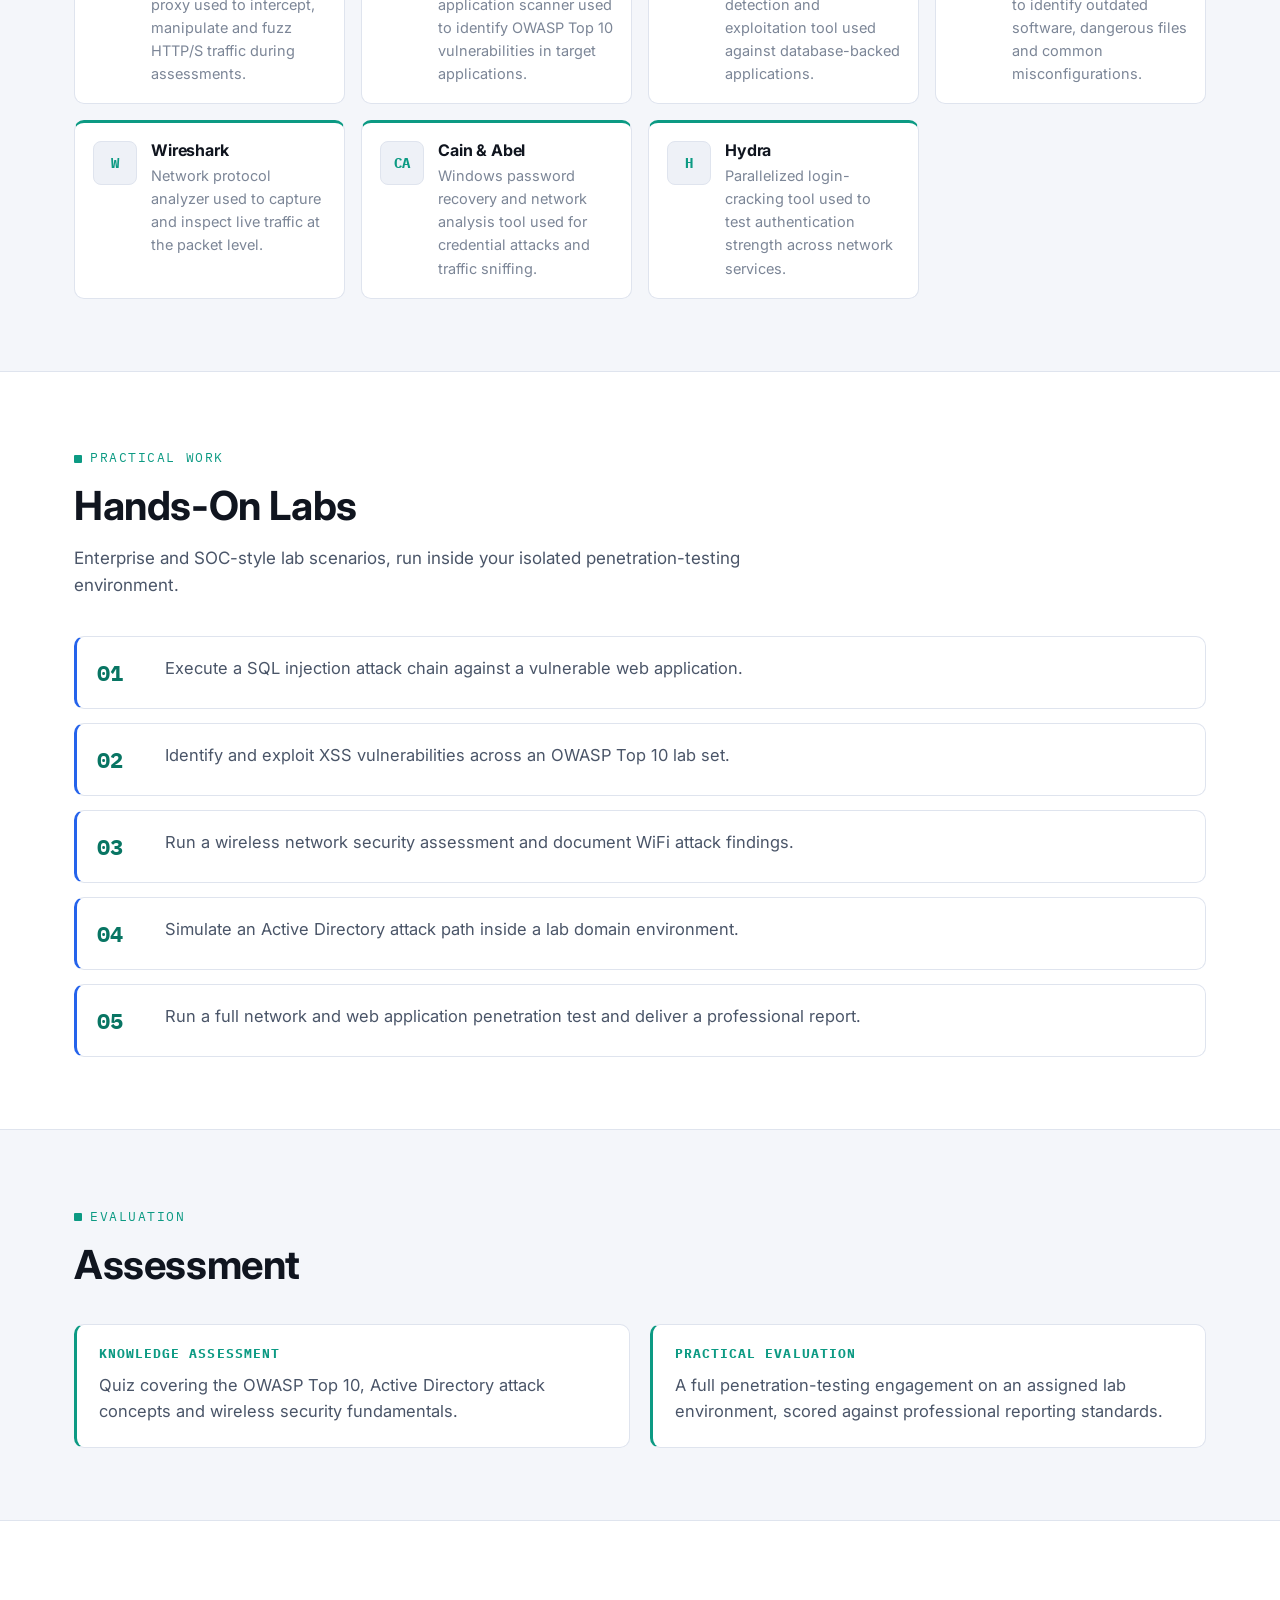
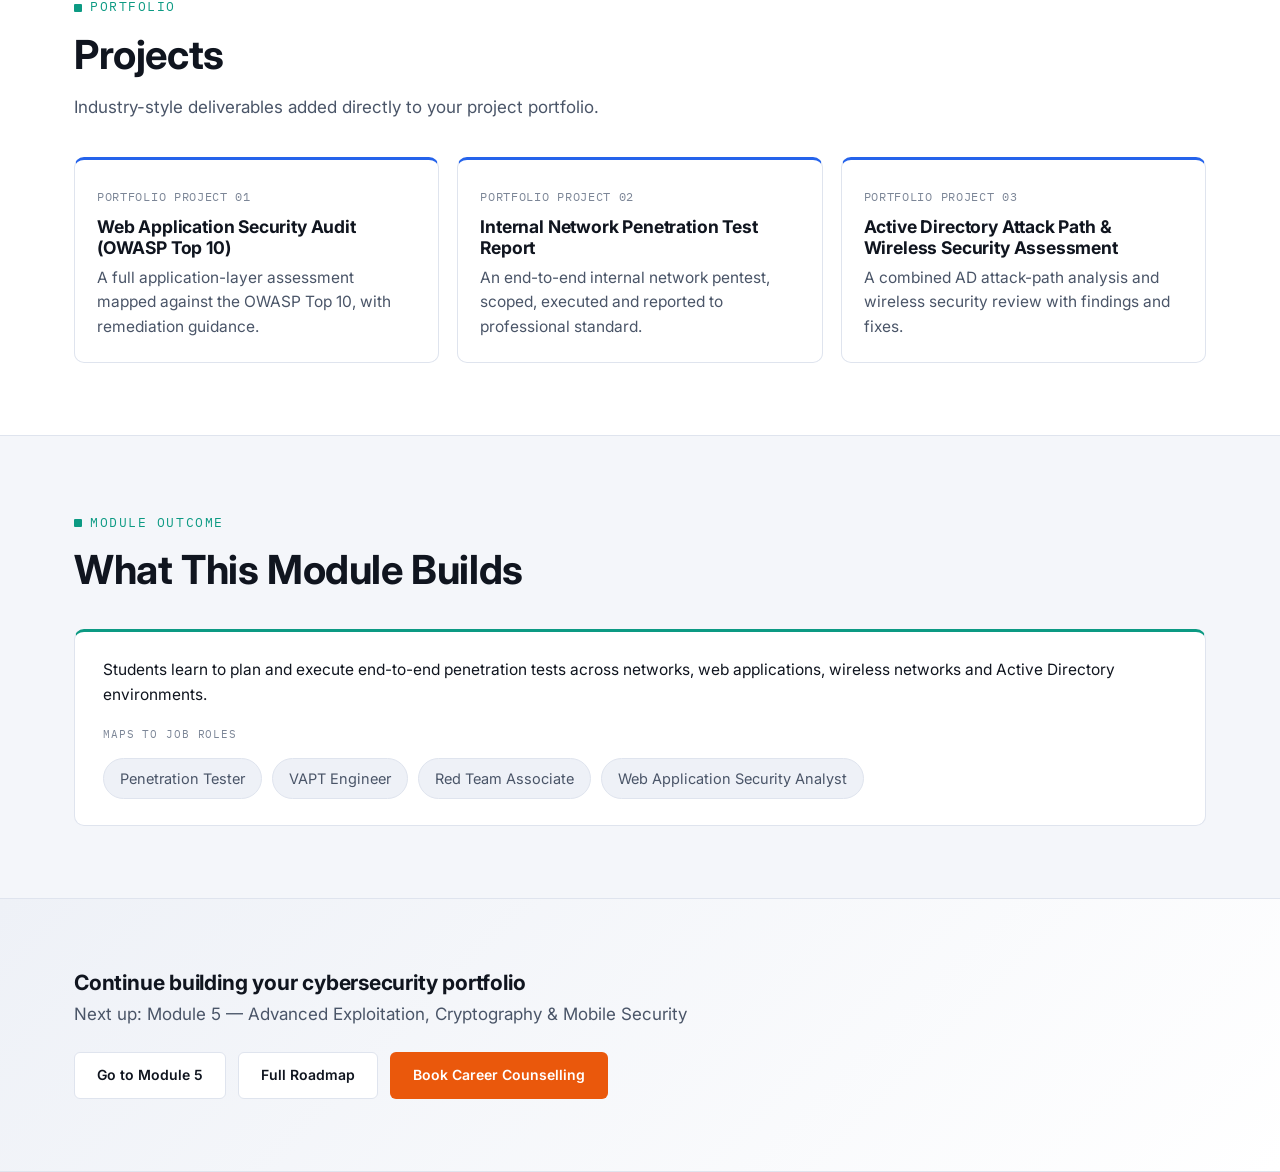
<file: module-4-penetration-testing-web-exploitation/index.html>
<!doctype html>
<html lang="en">
<head>
<meta charset="utf-8">
<meta name="viewport" content="width=device-width, initial-scale=1">
<title>Penetration Testing &amp; Web Exploitation | Skill IT Education</title>
<meta name="description" content="Module 4 (6 Weeks): This is the core of the program. Six weeks of structured, end-to-end penetration testing across networks, web applications, wireless…">
<link rel="canonical" href="https://skilliteducation.com/courses/Cybersecurity/module-4-penetration-testing-web-exploitation/">
<link rel="icon" type="image/png" sizes="32x32" href="../assets/img/favicon-32.png">
<link rel="icon" type="image/png" sizes="512x512" href="../assets/img/favicon-512.png">
<link rel="apple-touch-icon" sizes="180x180" href="../assets/img/apple-touch-icon.png">
<link rel="preconnect" href="https://fonts.googleapis.com"><link rel="preconnect" href="https://fonts.gstatic.com" crossorigin><link href="https://fonts.googleapis.com/css2?family=Inter:wght@400;500;600;700;800&family=IBM+Plex+Mono:wght@500;700&display=swap" rel="stylesheet">
<link rel="stylesheet" href="../assets/css/style.css">

<meta property="og:type" content="website">
<meta property="og:site_name" content="Skill It Education">
<meta property="og:title" content="Penetration Testing &amp; Web Exploitation | Skill IT Education">
<meta property="og:description" content="Module 4 (6 Weeks): This is the core of the program. Six weeks of structured, end-to-end penetration testing across networks, web applications, wireless…">
<meta property="og:url" content="https://skilliteducation.com/courses/Cybersecurity/module-4-penetration-testing-web-exploitation/">
<meta property="og:image" content="https://skilliteducation.com/courses/Cybersecurity/assets/img/cybersecurity-program-diagram.png">
<meta name="twitter:card" content="summary_large_image">
<meta name="twitter:title" content="Penetration Testing &amp; Web Exploitation | Skill IT Education">
<meta name="twitter:description" content="Module 4 (6 Weeks): This is the core of the program. Six weeks of structured, end-to-end penetration testing across networks, web applications, wireless…">
<meta name="twitter:image" content="https://skilliteducation.com/courses/Cybersecurity/assets/img/cybersecurity-program-diagram.png">
<script type="application/ld+json">{"@context": "https://schema.org", "@graph": [{"@type": "BreadcrumbList", "itemListElement": [{"@type": "ListItem", "position": 1, "name": "Cybersecurity Program", "item": "https://skilliteducation.com/courses/Cybersecurity/"}, {"@type": "ListItem", "position": 2, "name": "Module 4 \u2014 Penetration Testing & Web Exploitation", "item": "https://skilliteducation.com/courses/Cybersecurity/module-4-penetration-testing-web-exploitation/"}]}, {"@type": "Course", "name": "Module 4 \u2014 Penetration Testing & Web Exploitation", "description": "This is the core of the program. Six weeks of structured, end-to-end penetration testing across networks, web applications, wireless environments and Active Directory \u2014 the exact scope of a professional VAPT engagement.", "url": "https://skilliteducation.com/courses/Cybersecurity/module-4-penetration-testing-web-exploitation/", "provider": {"@type": "Organization", "name": "Skill IT Education", "sameAs": "https://skilliteducation.com"}, "isPartOf": {"@type": "Course", "name": "Advanced Cyber Security Certification Program", "url": "https://skilliteducation.com/courses/Cybersecurity/"}}]}</script>
</head>
<body>

<main>
  <section class="hero">
    <div class="wrap">
      <div class="breadcrumb">
        <a href="../index.html">Cybersecurity Program</a><span class="sep">/</span><span>Module 4</span>
      </div>
      <div class="hero-grid">
        <div>
          <div class="duration-chip" style="margin-top:22px;">MODULE 4 OF 6 &nbsp;·&nbsp; 60 Hrs</div>
          <h1>Module 4 — Penetration Testing &amp; Web Exploitation (6 Weeks)</h1>
          <svg class="h1-wave" viewBox="0 0 92 16" xmlns="http://www.w3.org/2000/svg" aria-hidden="true">
        <defs>
          <linearGradient id="waveGradient" x1="0" y1="0" x2="1" y2="0">
            <stop offset="0"/>
            <stop offset="1"/>
          </linearGradient>
        </defs>
        <path d="M2 8 C 8 2, 16 2, 22 8 C 28 14, 36 14, 42 8 C 48 2, 56 2, 62 8 C 68 14, 76 14, 82 8"/>
      </svg>
          <p class="hero-lede">This is the core of the program. Six weeks of structured, end-to-end penetration testing across networks, web applications, wireless environments and Active Directory — the exact scope of a professional VAPT engagement.</p>
        </div>
        <div class="hero-meta">
          <div class="meta-card"><div class="label">Who This Module Is For</div><div class="value">Students ready to run full-scope, methodology-driven penetration tests and deliver professional findings reports.</div></div>
          <div class="meta-card"><div class="label">Real-World Relevance</div><div class="value">Web application and network penetration testing is the single most in-demand offensive security skill in the market, and the core deliverable behind every VAPT and red-team engagement.</div></div>
        </div>
      </div>
      <div class="hero-ctas">
        <a class="btn btn-outline" href="../index.html">Program Overview</a>
        <a class="btn btn-outline" href="#labs">View Hands-On Labs</a>
        <a class="btn btn-primary" href="tel:+919177715978">Book Career Counselling</a>
      </div>
    </div>
  </section>

  <div class="progress-strip">
    <div class="wrap">
      <div class="progress-dots"><span class=""></span><span class=""></span><span class=""></span><span class="active"></span><span class=""></span><span class=""></span></div>
      <div class="progress-nav"><a href="../module-3-system-hacking-malware-social-engineering/">&larr; Module 3</a><span>Module 4 of 6</span><a href="../module-5-advanced-exploitation-cryptography-mobile-security/">Module 5 &rarr;</a></div>
    </div>
  </div>

  <section id="learn">
    <div class="wrap">
      <div class="section-head">
        <span class="eyebrow">Curriculum</span>
        <h2>What You Will Learn</h2>
        <p>A detailed, industry-aligned breakdown of every topic covered in this module.</p>
      </div>
      <ul class="check-list grid-2"><li>DoS/DDoS concepts and attack techniques</li><li>Firewall configuration and wireless encryption standards</li><li>Session hijacking concepts and cookie-based attacks</li><li>IDS, IPS, firewall and honeypot evasion techniques</li><li>Web server and web application attack methodology</li><li>SQL Injection — concepts, types and injection tooling</li><li>Cross-Site Scripting (XSS) — reflected, stored and DOM-based</li><li>The OWASP Top 10 web application vulnerabilities</li><li>Active Directory concepts and common AD attack techniques</li><li>Wireless network security assessment and WiFi attack techniques</li><li>Cloud security concepts and cloud service models (IaaS, PaaS, SaaS)</li><li>End-to-end penetration testing methodology and rules of engagement</li><li>Professional penetration test reporting standards</li></ul>
    </div>
  </section>

  <section id="tools" style="background:var(--bg-alt);border-top:1px solid var(--border);border-bottom:1px solid var(--border);">
    <div class="wrap">
      <div class="section-head">
        <span class="eyebrow">Technology Stack</span>
        <h2>Tools You Will Use</h2>
        <p>Hands-on time with the same tools used in professional security operations and penetration-testing engagements.</p>
      </div>
      <div class="tool-grid">
      <div class="tool-card">
        <div class="tool-logo" role="img" aria-label="LOGO: Burp Suite" title="[LOGO: Burp Suite]">BS</div>
        <div><h4>Burp Suite</h4><p>Web application testing proxy used to intercept, manipulate and fuzz HTTP/S traffic during assessments.</p></div>
      </div>
      <div class="tool-card">
        <div class="tool-logo" role="img" aria-label="LOGO: OWASP ZAP" title="[LOGO: OWASP ZAP]">OZ</div>
        <div><h4>OWASP ZAP</h4><p>Open-source web application scanner used to identify OWASP Top 10 vulnerabilities in target applications.</p></div>
      </div>
      <div class="tool-card">
        <div class="tool-logo" role="img" aria-label="LOGO: SQLmap" title="[LOGO: SQLmap]">S</div>
        <div><h4>SQLmap</h4><p>Automated SQL injection detection and exploitation tool used against database-backed applications.</p></div>
      </div>
      <div class="tool-card">
        <div class="tool-logo" role="img" aria-label="LOGO: Nikto" title="[LOGO: Nikto]">N</div>
        <div><h4>Nikto</h4><p>Web server scanner used to identify outdated software, dangerous files and common misconfigurations.</p></div>
      </div>
      <div class="tool-card">
        <div class="tool-logo" role="img" aria-label="LOGO: Wireshark" title="[LOGO: Wireshark]">W</div>
        <div><h4>Wireshark</h4><p>Network protocol analyzer used to capture and inspect live traffic at the packet level.</p></div>
      </div>
      <div class="tool-card">
        <div class="tool-logo" role="img" aria-label="LOGO: Cain &amp; Abel" title="[LOGO: Cain &amp; Abel]">CA</div>
        <div><h4>Cain &amp; Abel</h4><p>Windows password recovery and network analysis tool used for credential attacks and traffic sniffing.</p></div>
      </div>
      <div class="tool-card">
        <div class="tool-logo" role="img" aria-label="LOGO: Hydra" title="[LOGO: Hydra]">H</div>
        <div><h4>Hydra</h4><p>Parallelized login-cracking tool used to test authentication strength across network services.</p></div>
      </div>
      </div>
    </div>
  </section>

  <section id="labs">
    <div class="wrap">
      <div class="section-head">
        <span class="eyebrow">Practical Work</span>
        <h2>Hands-On Labs</h2>
        <p>Enterprise and SOC-style lab scenarios, run inside your isolated penetration-testing environment.</p>
      </div>
      <div class="lab-list"><div class="lab-item"><div class="lab-num">01</div><p>Execute a SQL injection attack chain against a vulnerable web application.</p></div><div class="lab-item"><div class="lab-num">02</div><p>Identify and exploit XSS vulnerabilities across an OWASP Top 10 lab set.</p></div><div class="lab-item"><div class="lab-num">03</div><p>Run a wireless network security assessment and document WiFi attack findings.</p></div><div class="lab-item"><div class="lab-num">04</div><p>Simulate an Active Directory attack path inside a lab domain environment.</p></div><div class="lab-item"><div class="lab-num">05</div><p>Run a full network and web application penetration test and deliver a professional report.</p></div></div>
    </div>
  </section>

  <section id="assessment" style="background:var(--bg-alt);border-top:1px solid var(--border);border-bottom:1px solid var(--border);">
    <div class="wrap">
      <div class="section-head">
        <span class="eyebrow">Evaluation</span>
        <h2>Assessment</h2>
      </div>
      <div class="assessment-grid">
        <div class="assessment-card"><h4>Knowledge Assessment</h4><p>Quiz covering the OWASP Top 10, Active Directory attack concepts and wireless security fundamentals.</p></div>
        <div class="assessment-card"><h4>Practical Evaluation</h4><p>A full penetration-testing engagement on an assigned lab environment, scored against professional reporting standards.</p></div>
      </div>
    </div>
  </section>

  <section id="projects">
    <div class="wrap">
      <div class="section-head">
        <span class="eyebrow">Portfolio</span>
        <h2>Projects</h2>
        <p>Industry-style deliverables added directly to your project portfolio.</p>
      </div>
      <div class="project-grid"><div class="project-card"><span class="tag">Portfolio Project 01</span><h4>Web Application Security Audit (OWASP Top 10)</h4><p>A full application-layer assessment mapped against the OWASP Top 10, with remediation guidance.</p></div><div class="project-card"><span class="tag">Portfolio Project 02</span><h4>Internal Network Penetration Test Report</h4><p>An end-to-end internal network pentest, scoped, executed and reported to professional standard.</p></div><div class="project-card"><span class="tag">Portfolio Project 03</span><h4>Active Directory Attack Path &amp; Wireless Security Assessment</h4><p>A combined AD attack-path analysis and wireless security review with findings and fixes.</p></div></div>
    </div>
  </section>

  <section id="outcome" style="background:var(--bg-alt);border-top:1px solid var(--border);">
    <div class="wrap">
      <div class="section-head">
        <span class="eyebrow">Module Outcome</span>
        <h2>What This Module Builds</h2>
      </div>
      <div class="outcome-block">
        <p style="color:var(--text);font-size:15.5px;">Students learn to plan and execute end-to-end penetration tests across networks, web applications, wireless networks and Active Directory environments.</p>
        <div class="label" style="font-family:var(--mono);font-size:11px;text-transform:uppercase;letter-spacing:.08em;color:var(--text-faint);margin-top:18px;">Maps to job roles</div>
        <div class="role-chips"><span class="chip">Penetration Tester</span><span class="chip">VAPT Engineer</span><span class="chip">Red Team Associate</span><span class="chip">Web Application Security Analyst</span></div>
      </div>
    </div>
  </section>

  <section class="cta-banner">
    <div class="wrap">
      <div>
        <h3>Continue building your cybersecurity portfolio</h3>
        <p>Next up: Module 5 — Advanced Exploitation, Cryptography &amp; Mobile Security</p>
      </div>
      <div class="hero-ctas" style="margin:0;">
        <a class="btn btn-outline" href="../module-5-advanced-exploitation-cryptography-mobile-security/">Go to Module 5</a>
        <a class="btn btn-outline" href="../index.html#roadmap">Full Roadmap</a>
        <a class="btn btn-primary" href="tel:+919177715978">Book Career Counselling</a>
      </div>
    </div>
  </section>
</main>
</body>
</html>
</file>
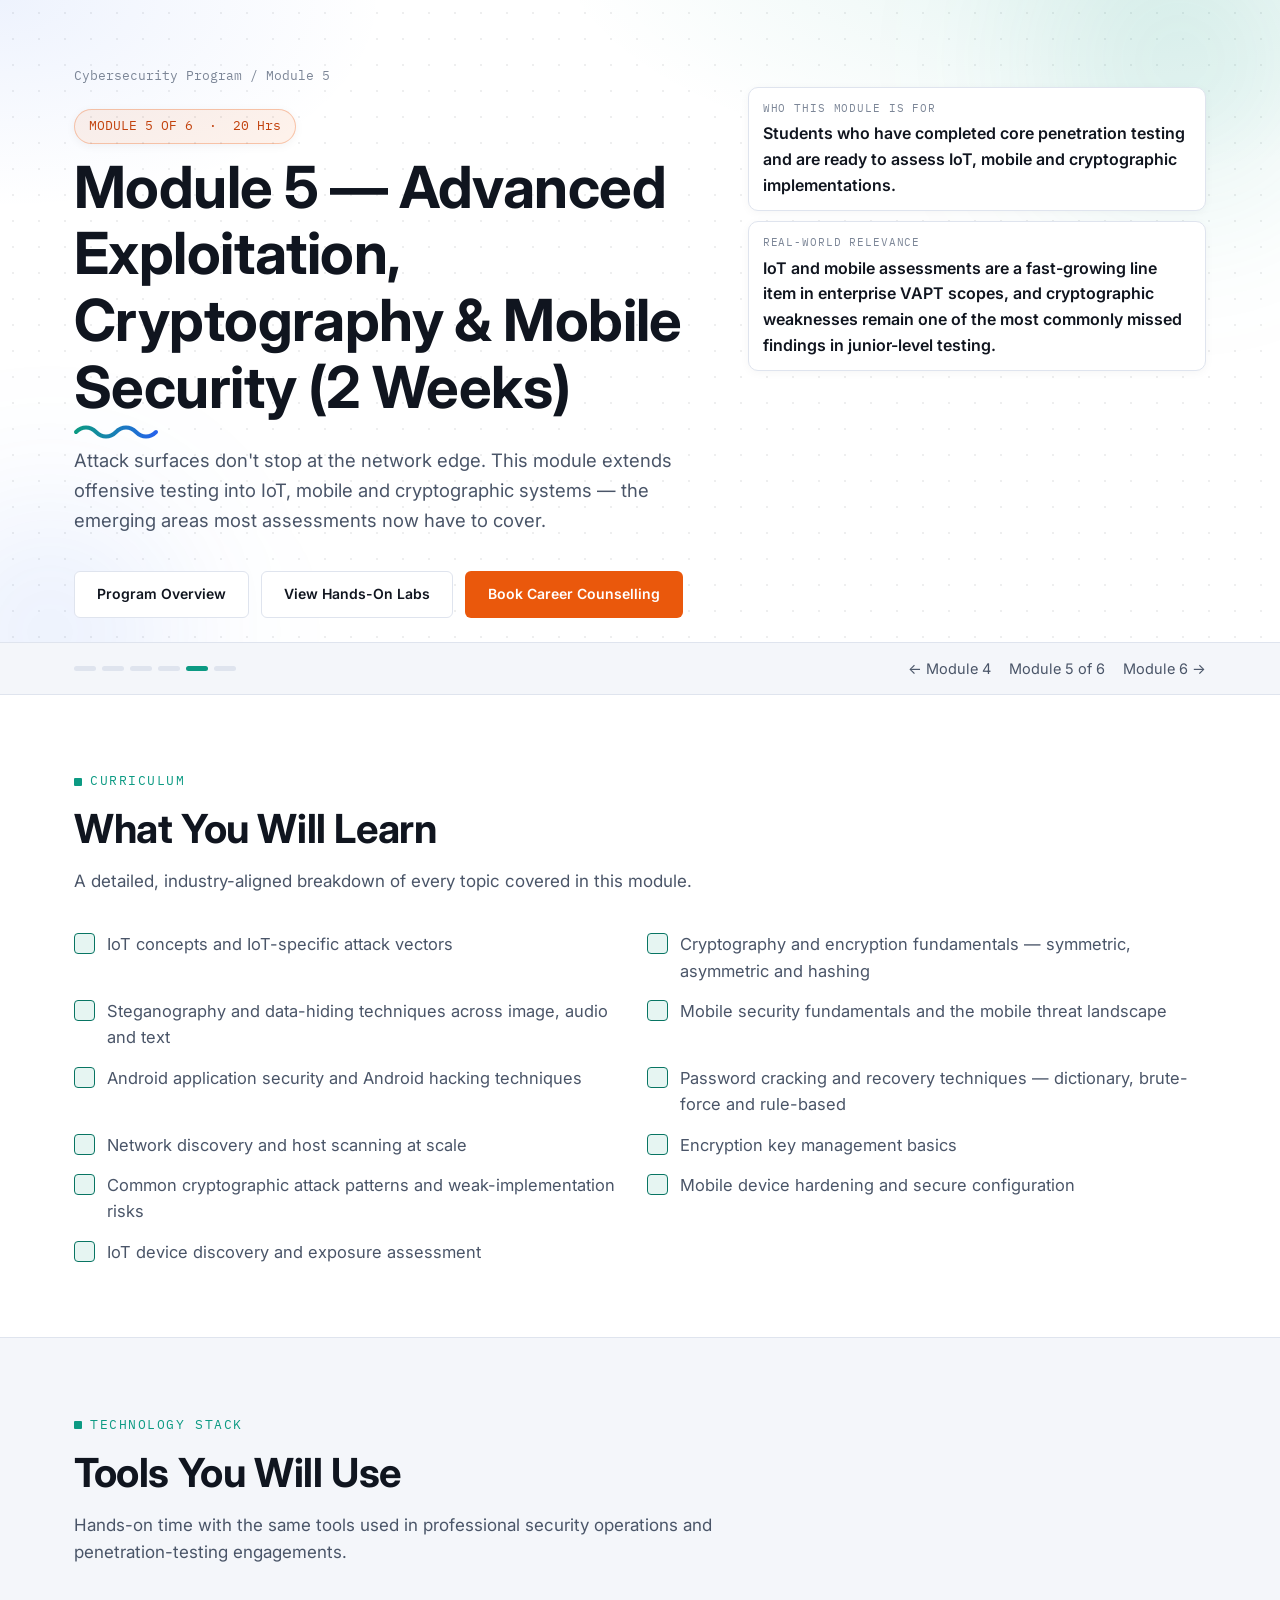
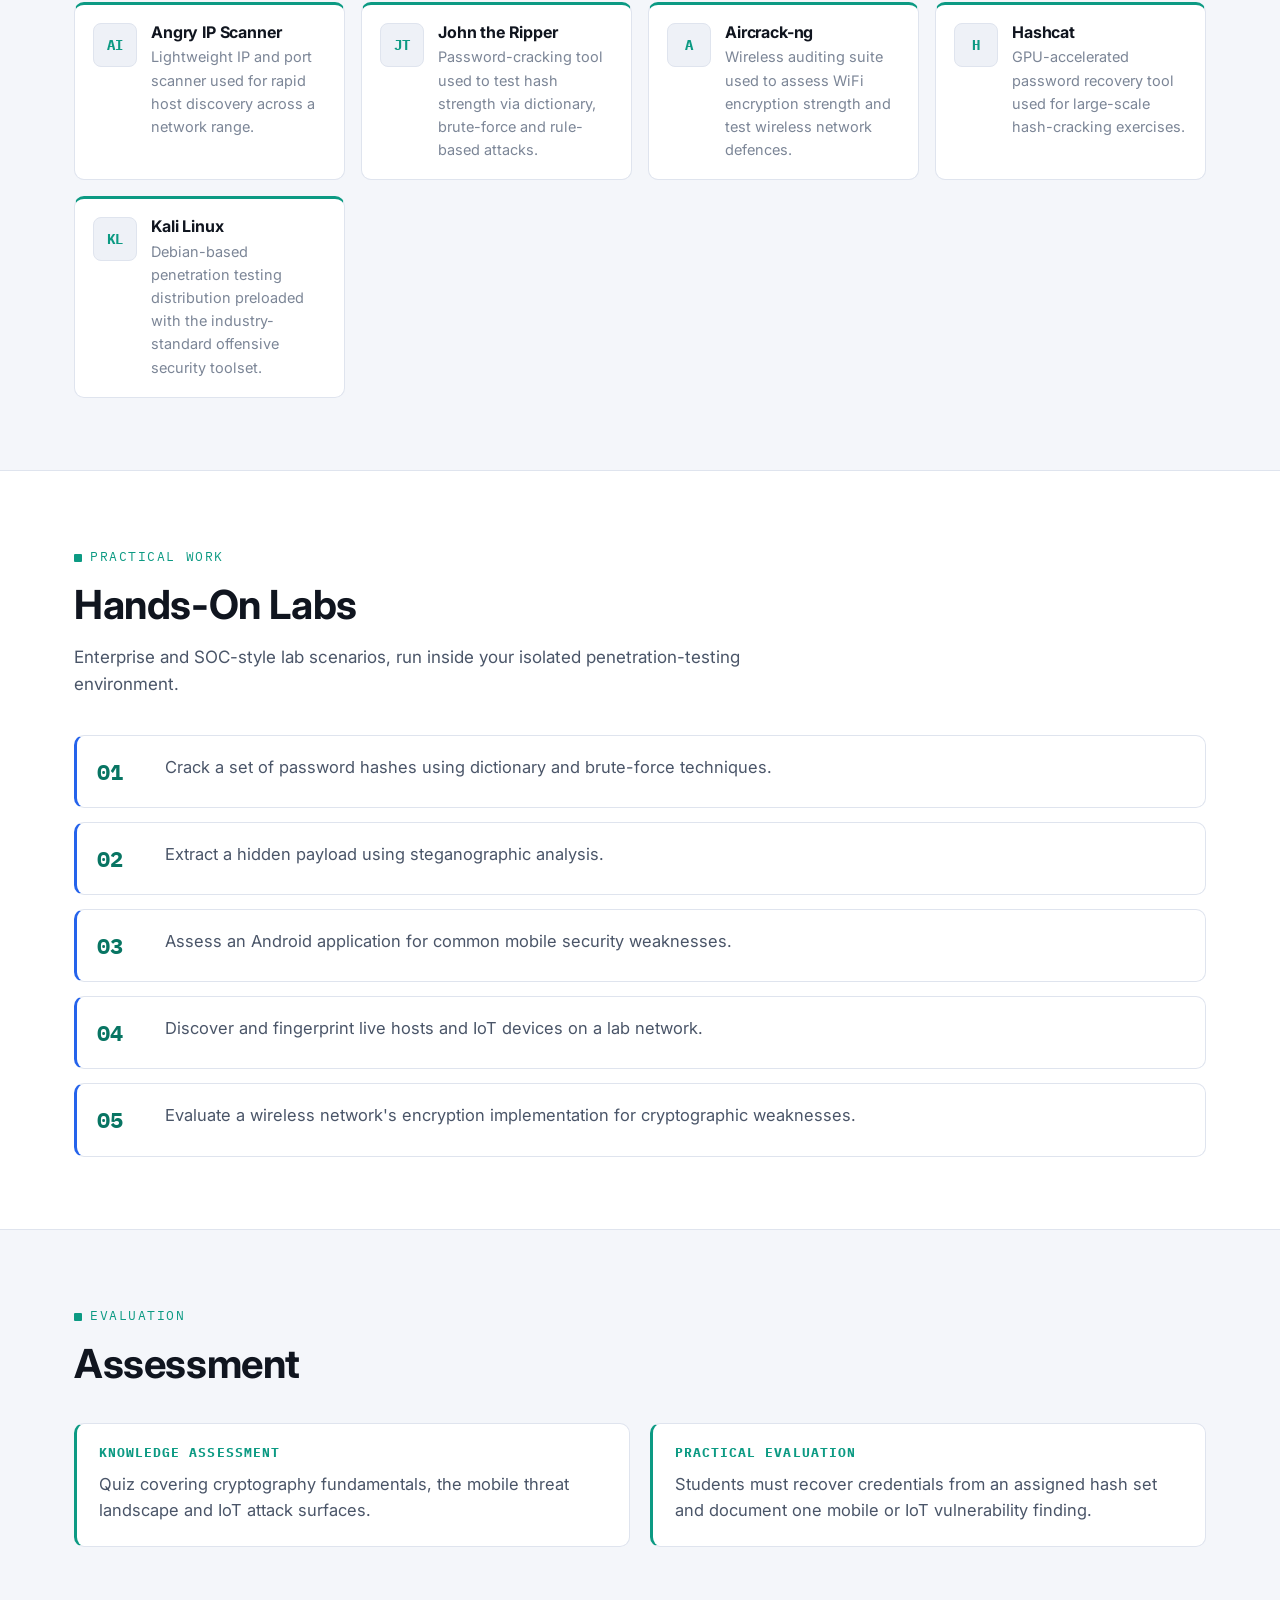
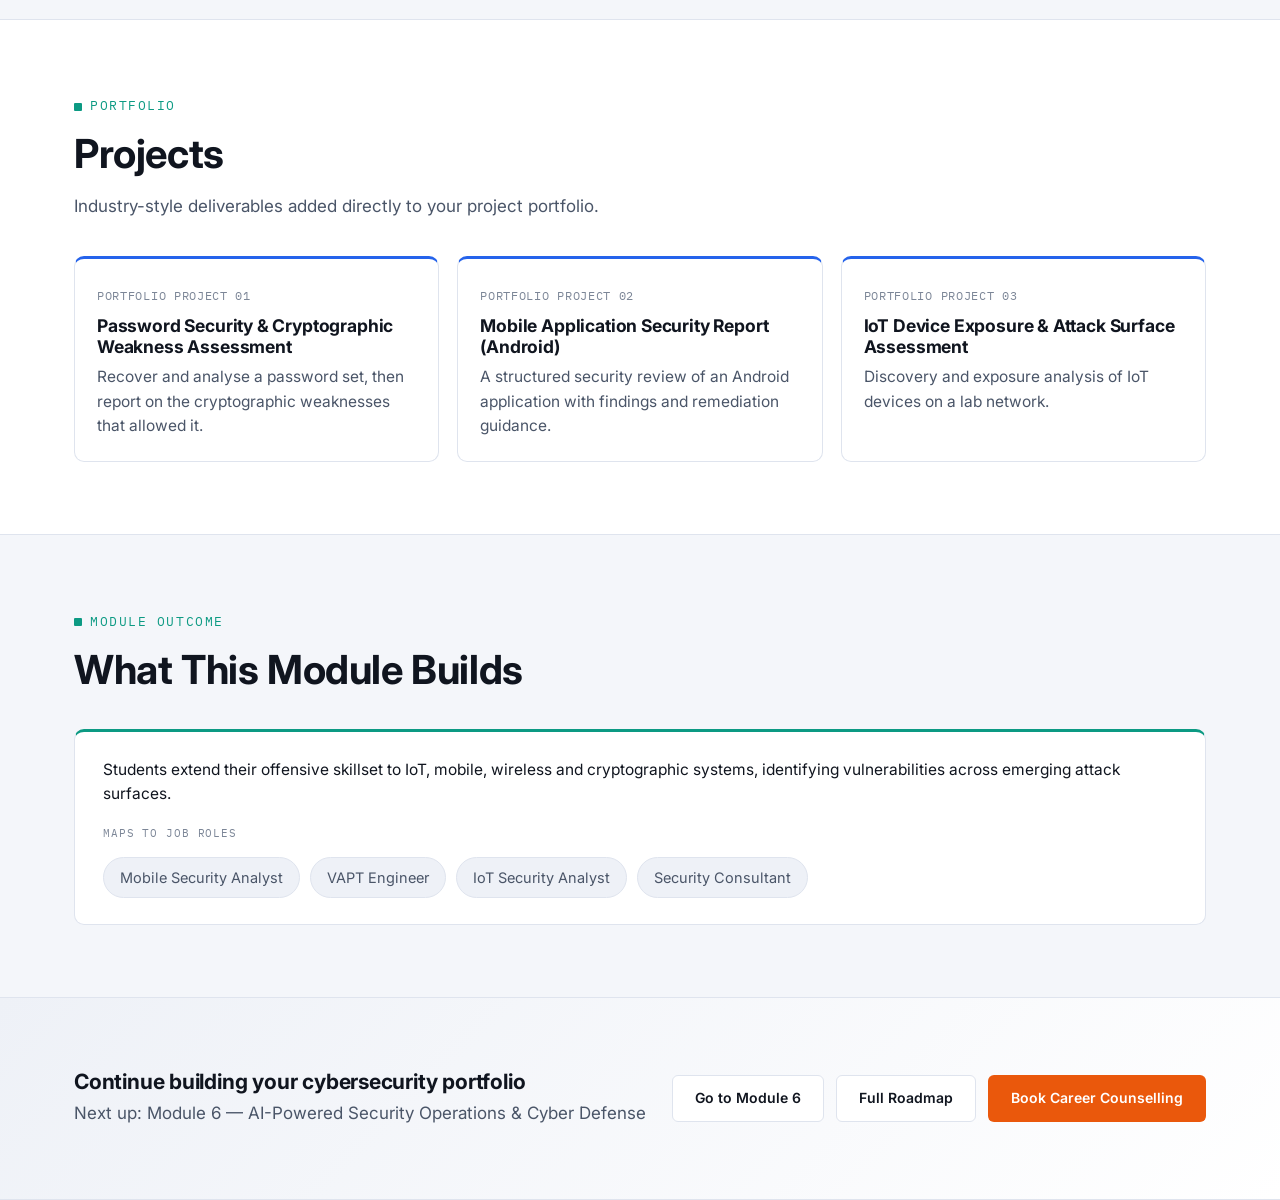
<file: module-5-advanced-exploitation-cryptography-mobile-security/index.html>
<!doctype html>
<html lang="en">
<head>
<meta charset="utf-8">
<meta name="viewport" content="width=device-width, initial-scale=1">
<title>Advanced Exploitation, Cryptography &amp; Mobile Security | Skill IT Education</title>
<meta name="description" content="Module 5 (2 Weeks): Attack surfaces don't stop at the network edge. This module extends offensive testing into IoT, mobile and cryptographic systems — the…">
<link rel="canonical" href="https://skilliteducation.com/courses/Cybersecurity/module-5-advanced-exploitation-cryptography-mobile-security/">
<link rel="icon" type="image/png" sizes="32x32" href="../assets/img/favicon-32.png">
<link rel="icon" type="image/png" sizes="512x512" href="../assets/img/favicon-512.png">
<link rel="apple-touch-icon" sizes="180x180" href="../assets/img/apple-touch-icon.png">
<link rel="preconnect" href="https://fonts.googleapis.com"><link rel="preconnect" href="https://fonts.gstatic.com" crossorigin><link href="https://fonts.googleapis.com/css2?family=Inter:wght@400;500;600;700;800&family=IBM+Plex+Mono:wght@500;700&display=swap" rel="stylesheet">
<link rel="stylesheet" href="../assets/css/style.css">

<meta property="og:type" content="website">
<meta property="og:site_name" content="Skill It Education">
<meta property="og:title" content="Advanced Exploitation, Cryptography &amp; Mobile Security | Skill IT Education">
<meta property="og:description" content="Module 5 (2 Weeks): Attack surfaces don't stop at the network edge. This module extends offensive testing into IoT, mobile and cryptographic systems — the…">
<meta property="og:url" content="https://skilliteducation.com/courses/Cybersecurity/module-5-advanced-exploitation-cryptography-mobile-security/">
<meta property="og:image" content="https://skilliteducation.com/courses/Cybersecurity/assets/img/cybersecurity-program-diagram.png">
<meta name="twitter:card" content="summary_large_image">
<meta name="twitter:title" content="Advanced Exploitation, Cryptography &amp; Mobile Security | Skill IT Education">
<meta name="twitter:description" content="Module 5 (2 Weeks): Attack surfaces don't stop at the network edge. This module extends offensive testing into IoT, mobile and cryptographic systems — the…">
<meta name="twitter:image" content="https://skilliteducation.com/courses/Cybersecurity/assets/img/cybersecurity-program-diagram.png">
<script type="application/ld+json">{"@context": "https://schema.org", "@graph": [{"@type": "BreadcrumbList", "itemListElement": [{"@type": "ListItem", "position": 1, "name": "Cybersecurity Program", "item": "https://skilliteducation.com/courses/Cybersecurity/"}, {"@type": "ListItem", "position": 2, "name": "Module 5 \u2014 Advanced Exploitation, Cryptography & Mobile Security", "item": "https://skilliteducation.com/courses/Cybersecurity/module-5-advanced-exploitation-cryptography-mobile-security/"}]}, {"@type": "Course", "name": "Module 5 \u2014 Advanced Exploitation, Cryptography & Mobile Security", "description": "Attack surfaces don't stop at the network edge. This module extends offensive testing into IoT, mobile and cryptographic systems \u2014 the emerging areas most assessments now have to cover.", "url": "https://skilliteducation.com/courses/Cybersecurity/module-5-advanced-exploitation-cryptography-mobile-security/", "provider": {"@type": "Organization", "name": "Skill IT Education", "sameAs": "https://skilliteducation.com"}, "isPartOf": {"@type": "Course", "name": "Advanced Cyber Security Certification Program", "url": "https://skilliteducation.com/courses/Cybersecurity/"}}]}</script>
</head>
<body>

<main>
  <section class="hero">
    <div class="wrap">
      <div class="breadcrumb">
        <a href="../index.html">Cybersecurity Program</a><span class="sep">/</span><span>Module 5</span>
      </div>
      <div class="hero-grid">
        <div>
          <div class="duration-chip" style="margin-top:22px;">MODULE 5 OF 6 &nbsp;·&nbsp; 20 Hrs</div>
          <h1>Module 5 — Advanced Exploitation, Cryptography &amp; Mobile Security (2 Weeks)</h1>
          <svg class="h1-wave" viewBox="0 0 92 16" xmlns="http://www.w3.org/2000/svg" aria-hidden="true">
        <defs>
          <linearGradient id="waveGradient" x1="0" y1="0" x2="1" y2="0">
            <stop offset="0"/>
            <stop offset="1"/>
          </linearGradient>
        </defs>
        <path d="M2 8 C 8 2, 16 2, 22 8 C 28 14, 36 14, 42 8 C 48 2, 56 2, 62 8 C 68 14, 76 14, 82 8"/>
      </svg>
          <p class="hero-lede">Attack surfaces don't stop at the network edge. This module extends offensive testing into IoT, mobile and cryptographic systems — the emerging areas most assessments now have to cover.</p>
        </div>
        <div class="hero-meta">
          <div class="meta-card"><div class="label">Who This Module Is For</div><div class="value">Students who have completed core penetration testing and are ready to assess IoT, mobile and cryptographic implementations.</div></div>
          <div class="meta-card"><div class="label">Real-World Relevance</div><div class="value">IoT and mobile assessments are a fast-growing line item in enterprise VAPT scopes, and cryptographic weaknesses remain one of the most commonly missed findings in junior-level testing.</div></div>
        </div>
      </div>
      <div class="hero-ctas">
        <a class="btn btn-outline" href="../index.html">Program Overview</a>
        <a class="btn btn-outline" href="#labs">View Hands-On Labs</a>
        <a class="btn btn-primary" href="tel:+919177715978">Book Career Counselling</a>
      </div>
    </div>
  </section>

  <div class="progress-strip">
    <div class="wrap">
      <div class="progress-dots"><span class=""></span><span class=""></span><span class=""></span><span class=""></span><span class="active"></span><span class=""></span></div>
      <div class="progress-nav"><a href="../module-4-penetration-testing-web-exploitation/">&larr; Module 4</a><span>Module 5 of 6</span><a href="../module-6-security-operations-cyber-defense/">Module 6 &rarr;</a></div>
    </div>
  </div>

  <section id="learn">
    <div class="wrap">
      <div class="section-head">
        <span class="eyebrow">Curriculum</span>
        <h2>What You Will Learn</h2>
        <p>A detailed, industry-aligned breakdown of every topic covered in this module.</p>
      </div>
      <ul class="check-list grid-2"><li>IoT concepts and IoT-specific attack vectors</li><li>Cryptography and encryption fundamentals — symmetric, asymmetric and hashing</li><li>Steganography and data-hiding techniques across image, audio and text</li><li>Mobile security fundamentals and the mobile threat landscape</li><li>Android application security and Android hacking techniques</li><li>Password cracking and recovery techniques — dictionary, brute-force and rule-based</li><li>Network discovery and host scanning at scale</li><li>Encryption key management basics</li><li>Common cryptographic attack patterns and weak-implementation risks</li><li>Mobile device hardening and secure configuration</li><li>IoT device discovery and exposure assessment</li></ul>
    </div>
  </section>

  <section id="tools" style="background:var(--bg-alt);border-top:1px solid var(--border);border-bottom:1px solid var(--border);">
    <div class="wrap">
      <div class="section-head">
        <span class="eyebrow">Technology Stack</span>
        <h2>Tools You Will Use</h2>
        <p>Hands-on time with the same tools used in professional security operations and penetration-testing engagements.</p>
      </div>
      <div class="tool-grid">
      <div class="tool-card">
        <div class="tool-logo" role="img" aria-label="LOGO: Angry IP Scanner" title="[LOGO: Angry IP Scanner]">AI</div>
        <div><h4>Angry IP Scanner</h4><p>Lightweight IP and port scanner used for rapid host discovery across a network range.</p></div>
      </div>
      <div class="tool-card">
        <div class="tool-logo" role="img" aria-label="LOGO: John the Ripper" title="[LOGO: John the Ripper]">JT</div>
        <div><h4>John the Ripper</h4><p>Password-cracking tool used to test hash strength via dictionary, brute-force and rule-based attacks.</p></div>
      </div>
      <div class="tool-card">
        <div class="tool-logo" role="img" aria-label="LOGO: Aircrack-ng" title="[LOGO: Aircrack-ng]">A</div>
        <div><h4>Aircrack-ng</h4><p>Wireless auditing suite used to assess WiFi encryption strength and test wireless network defences.</p></div>
      </div>
      <div class="tool-card">
        <div class="tool-logo" role="img" aria-label="LOGO: Hashcat" title="[LOGO: Hashcat]">H</div>
        <div><h4>Hashcat</h4><p>GPU-accelerated password recovery tool used for large-scale hash-cracking exercises.</p></div>
      </div>
      <div class="tool-card">
        <div class="tool-logo" role="img" aria-label="LOGO: Kali Linux" title="[LOGO: Kali Linux]">KL</div>
        <div><h4>Kali Linux</h4><p>Debian-based penetration testing distribution preloaded with the industry-standard offensive security toolset.</p></div>
      </div>
      </div>
    </div>
  </section>

  <section id="labs">
    <div class="wrap">
      <div class="section-head">
        <span class="eyebrow">Practical Work</span>
        <h2>Hands-On Labs</h2>
        <p>Enterprise and SOC-style lab scenarios, run inside your isolated penetration-testing environment.</p>
      </div>
      <div class="lab-list"><div class="lab-item"><div class="lab-num">01</div><p>Crack a set of password hashes using dictionary and brute-force techniques.</p></div><div class="lab-item"><div class="lab-num">02</div><p>Extract a hidden payload using steganographic analysis.</p></div><div class="lab-item"><div class="lab-num">03</div><p>Assess an Android application for common mobile security weaknesses.</p></div><div class="lab-item"><div class="lab-num">04</div><p>Discover and fingerprint live hosts and IoT devices on a lab network.</p></div><div class="lab-item"><div class="lab-num">05</div><p>Evaluate a wireless network's encryption implementation for cryptographic weaknesses.</p></div></div>
    </div>
  </section>

  <section id="assessment" style="background:var(--bg-alt);border-top:1px solid var(--border);border-bottom:1px solid var(--border);">
    <div class="wrap">
      <div class="section-head">
        <span class="eyebrow">Evaluation</span>
        <h2>Assessment</h2>
      </div>
      <div class="assessment-grid">
        <div class="assessment-card"><h4>Knowledge Assessment</h4><p>Quiz covering cryptography fundamentals, the mobile threat landscape and IoT attack surfaces.</p></div>
        <div class="assessment-card"><h4>Practical Evaluation</h4><p>Students must recover credentials from an assigned hash set and document one mobile or IoT vulnerability finding.</p></div>
      </div>
    </div>
  </section>

  <section id="projects">
    <div class="wrap">
      <div class="section-head">
        <span class="eyebrow">Portfolio</span>
        <h2>Projects</h2>
        <p>Industry-style deliverables added directly to your project portfolio.</p>
      </div>
      <div class="project-grid"><div class="project-card"><span class="tag">Portfolio Project 01</span><h4>Password Security &amp; Cryptographic Weakness Assessment</h4><p>Recover and analyse a password set, then report on the cryptographic weaknesses that allowed it.</p></div><div class="project-card"><span class="tag">Portfolio Project 02</span><h4>Mobile Application Security Report (Android)</h4><p>A structured security review of an Android application with findings and remediation guidance.</p></div><div class="project-card"><span class="tag">Portfolio Project 03</span><h4>IoT Device Exposure &amp; Attack Surface Assessment</h4><p>Discovery and exposure analysis of IoT devices on a lab network.</p></div></div>
    </div>
  </section>

  <section id="outcome" style="background:var(--bg-alt);border-top:1px solid var(--border);">
    <div class="wrap">
      <div class="section-head">
        <span class="eyebrow">Module Outcome</span>
        <h2>What This Module Builds</h2>
      </div>
      <div class="outcome-block">
        <p style="color:var(--text);font-size:15.5px;">Students extend their offensive skillset to IoT, mobile, wireless and cryptographic systems, identifying vulnerabilities across emerging attack surfaces.</p>
        <div class="label" style="font-family:var(--mono);font-size:11px;text-transform:uppercase;letter-spacing:.08em;color:var(--text-faint);margin-top:18px;">Maps to job roles</div>
        <div class="role-chips"><span class="chip">Mobile Security Analyst</span><span class="chip">VAPT Engineer</span><span class="chip">IoT Security Analyst</span><span class="chip">Security Consultant</span></div>
      </div>
    </div>
  </section>

  <section class="cta-banner">
    <div class="wrap">
      <div>
        <h3>Continue building your cybersecurity portfolio</h3>
        <p>Next up: Module 6 — AI-Powered Security Operations &amp; Cyber Defense</p>
      </div>
      <div class="hero-ctas" style="margin:0;">
        <a class="btn btn-outline" href="../module-6-security-operations-cyber-defense/">Go to Module 6</a>
        <a class="btn btn-outline" href="../index.html#roadmap">Full Roadmap</a>
        <a class="btn btn-primary" href="tel:+919177715978">Book Career Counselling</a>
      </div>
    </div>
  </section>
</main>
</body>
</html>
</file>
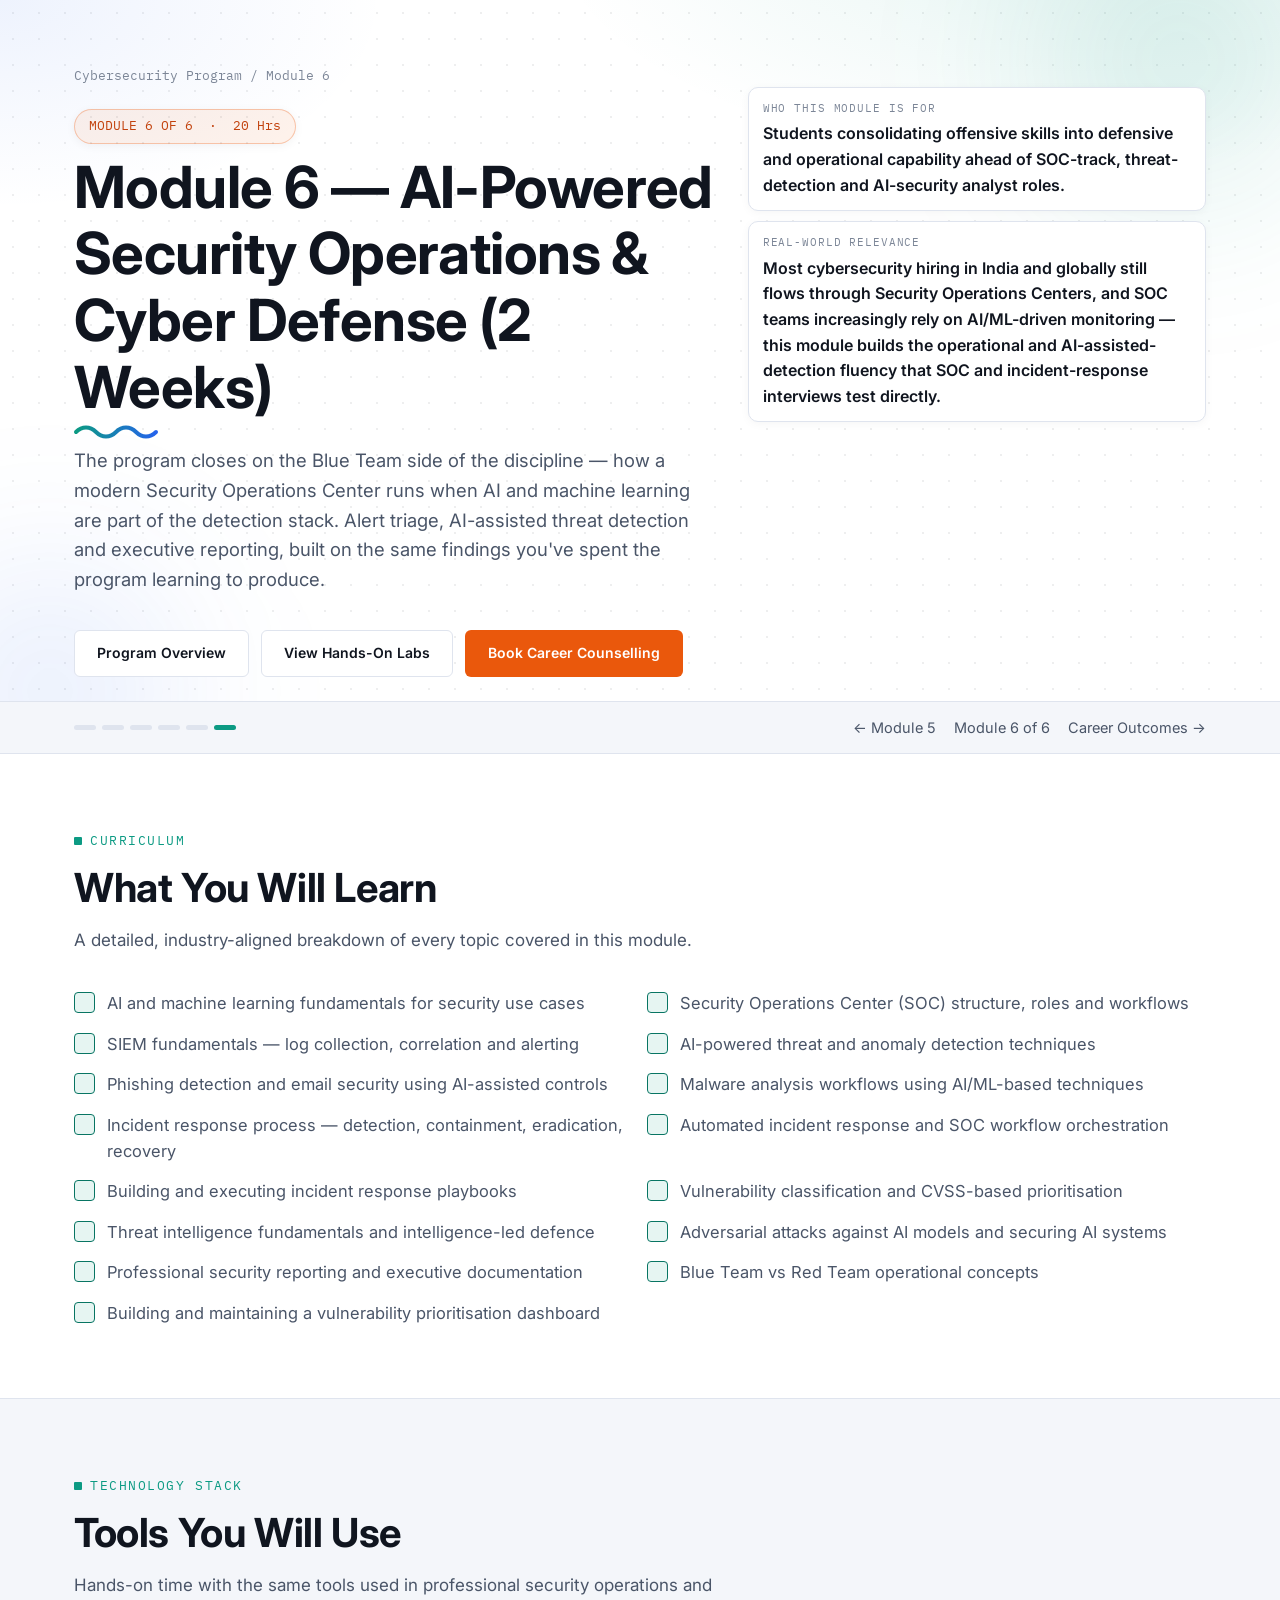
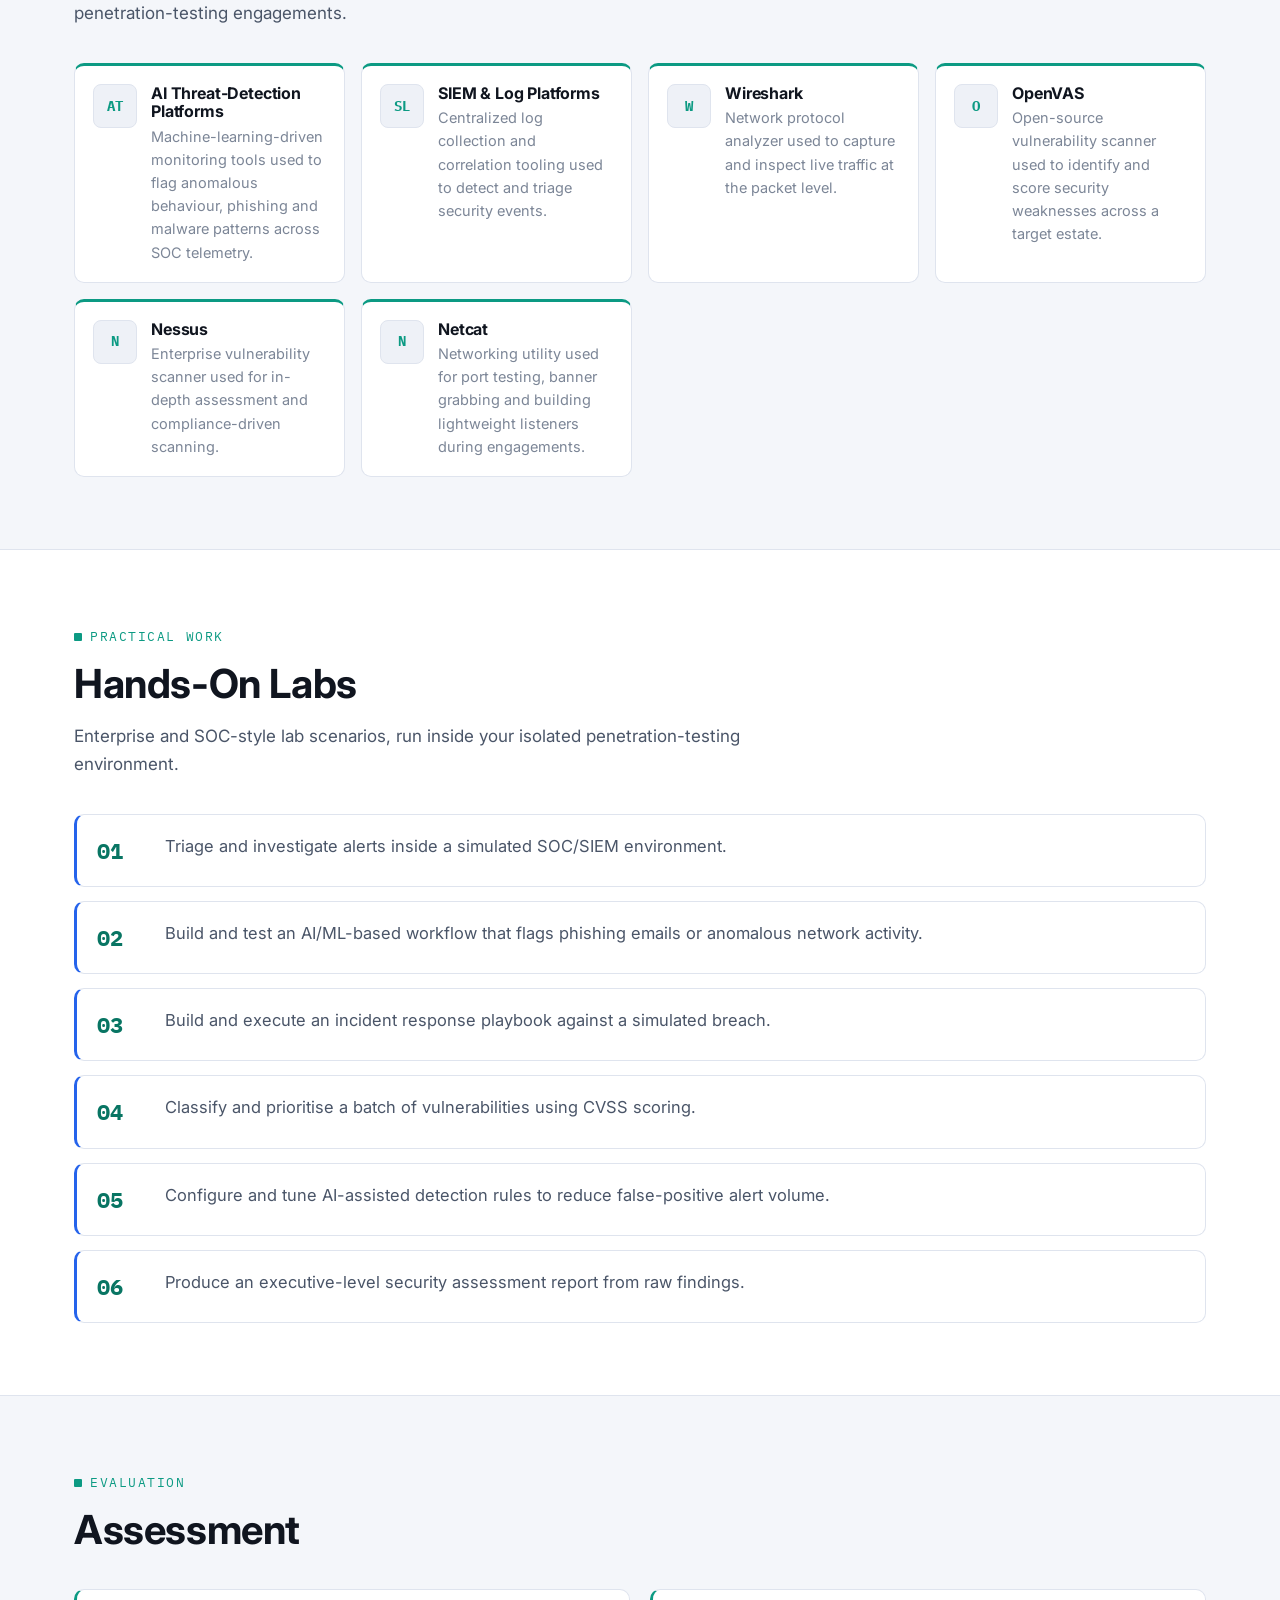
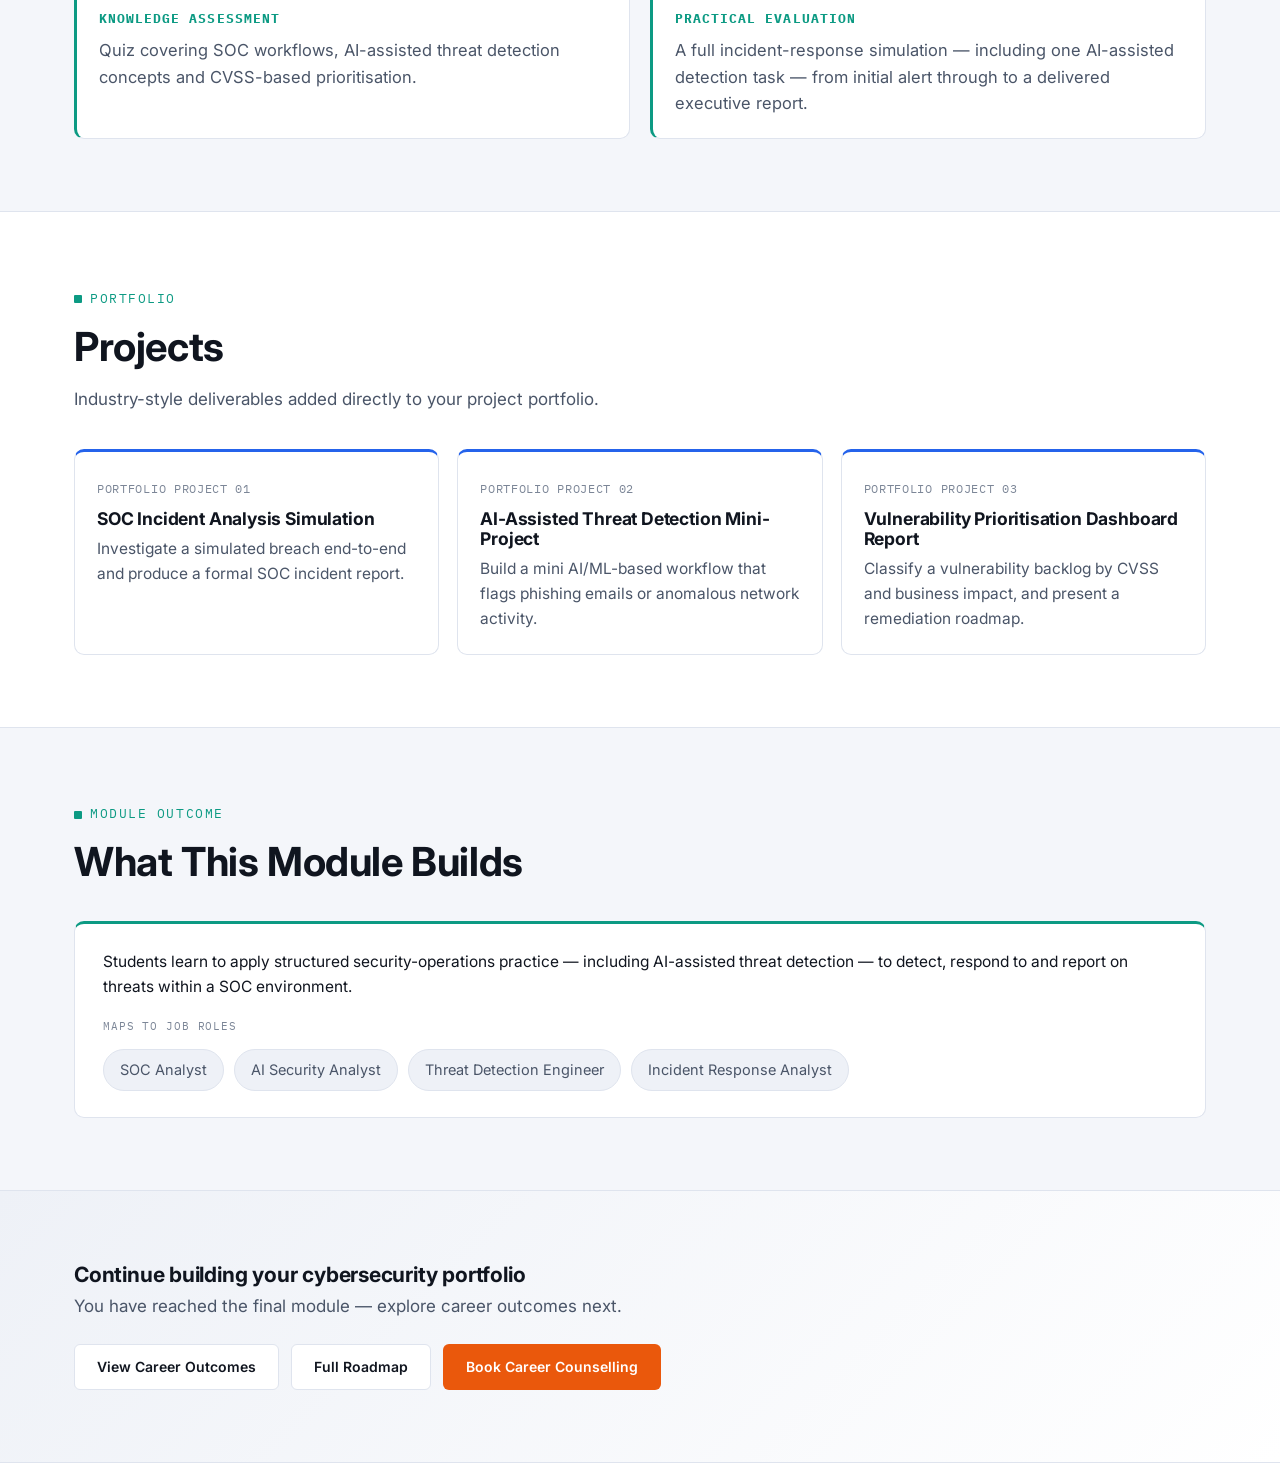
<file: module-6-security-operations-cyber-defense/index.html>
<!doctype html>
<html lang="en">
<head>
<meta charset="utf-8">
<meta name="viewport" content="width=device-width, initial-scale=1">
<title>AI-Powered Security Operations &amp; Cyber Defense | Skill IT Education</title>
<meta name="description" content="Module 6 (2 Weeks): The program closes on the Blue Team side of the discipline — how a modern Security Operations Center runs when AI and machine learning…">
<link rel="canonical" href="https://skilliteducation.com/courses/Cybersecurity/module-6-security-operations-cyber-defense/">
<link rel="icon" type="image/png" sizes="32x32" href="../assets/img/favicon-32.png">
<link rel="icon" type="image/png" sizes="512x512" href="../assets/img/favicon-512.png">
<link rel="apple-touch-icon" sizes="180x180" href="../assets/img/apple-touch-icon.png">
<link rel="preconnect" href="https://fonts.googleapis.com"><link rel="preconnect" href="https://fonts.gstatic.com" crossorigin><link href="https://fonts.googleapis.com/css2?family=Inter:wght@400;500;600;700;800&family=IBM+Plex+Mono:wght@500;700&display=swap" rel="stylesheet">
<link rel="stylesheet" href="../assets/css/style.css">

<meta property="og:type" content="website">
<meta property="og:site_name" content="Skill It Education">
<meta property="og:title" content="AI-Powered Security Operations &amp; Cyber Defense | Skill IT Education">
<meta property="og:description" content="Module 6 (2 Weeks): The program closes on the Blue Team side of the discipline — how a modern Security Operations Center runs when AI and machine learning…">
<meta property="og:url" content="https://skilliteducation.com/courses/Cybersecurity/module-6-security-operations-cyber-defense/">
<meta property="og:image" content="https://skilliteducation.com/courses/Cybersecurity/assets/img/cybersecurity-program-diagram.png">
<meta name="twitter:card" content="summary_large_image">
<meta name="twitter:title" content="AI-Powered Security Operations &amp; Cyber Defense | Skill IT Education">
<meta name="twitter:description" content="Module 6 (2 Weeks): The program closes on the Blue Team side of the discipline — how a modern Security Operations Center runs when AI and machine learning…">
<meta name="twitter:image" content="https://skilliteducation.com/courses/Cybersecurity/assets/img/cybersecurity-program-diagram.png">
<script type="application/ld+json">{"@context": "https://schema.org", "@graph": [{"@type": "BreadcrumbList", "itemListElement": [{"@type": "ListItem", "position": 1, "name": "Cybersecurity Program", "item": "https://skilliteducation.com/courses/Cybersecurity/"}, {"@type": "ListItem", "position": 2, "name": "Module 6 \u2014 AI-Powered Security Operations & Cyber Defense", "item": "https://skilliteducation.com/courses/Cybersecurity/module-6-security-operations-cyber-defense/"}]}, {"@type": "Course", "name": "Module 6 \u2014 AI-Powered Security Operations & Cyber Defense", "description": "The program closes on the Blue Team side of the discipline \u2014 how a modern Security Operations Center runs when AI and machine learning are part of the detection stack. Alert triage, AI-assisted threat detection and executive reporting, built on the same findings you've spent the program learning to produce.", "url": "https://skilliteducation.com/courses/Cybersecurity/module-6-security-operations-cyber-defense/", "provider": {"@type": "Organization", "name": "Skill IT Education", "sameAs": "https://skilliteducation.com"}, "isPartOf": {"@type": "Course", "name": "Advanced Cyber Security Certification Program", "url": "https://skilliteducation.com/courses/Cybersecurity/"}}]}</script>
</head>
<body>

<main>
  <section class="hero">
    <div class="wrap">
      <div class="breadcrumb">
        <a href="../index.html">Cybersecurity Program</a><span class="sep">/</span><span>Module 6</span>
      </div>
      <div class="hero-grid">
        <div>
          <div class="duration-chip" style="margin-top:22px;">MODULE 6 OF 6 &nbsp;·&nbsp; 20 Hrs</div>
          <h1>Module 6 — AI-Powered Security Operations &amp; Cyber Defense (2 Weeks)</h1>
          <svg class="h1-wave" viewBox="0 0 92 16" xmlns="http://www.w3.org/2000/svg" aria-hidden="true">
        <defs>
          <linearGradient id="waveGradient" x1="0" y1="0" x2="1" y2="0">
            <stop offset="0"/>
            <stop offset="1"/>
          </linearGradient>
        </defs>
        <path d="M2 8 C 8 2, 16 2, 22 8 C 28 14, 36 14, 42 8 C 48 2, 56 2, 62 8 C 68 14, 76 14, 82 8"/>
      </svg>
          <p class="hero-lede">The program closes on the Blue Team side of the discipline — how a modern Security Operations Center runs when AI and machine learning are part of the detection stack. Alert triage, AI-assisted threat detection and executive reporting, built on the same findings you've spent the program learning to produce.</p>
        </div>
        <div class="hero-meta">
          <div class="meta-card"><div class="label">Who This Module Is For</div><div class="value">Students consolidating offensive skills into defensive and operational capability ahead of SOC-track, threat-detection and AI-security analyst roles.</div></div>
          <div class="meta-card"><div class="label">Real-World Relevance</div><div class="value">Most cybersecurity hiring in India and globally still flows through Security Operations Centers, and SOC teams increasingly rely on AI/ML-driven monitoring — this module builds the operational and AI-assisted-detection fluency that SOC and incident-response interviews test directly.</div></div>
        </div>
      </div>
      <div class="hero-ctas">
        <a class="btn btn-outline" href="../index.html">Program Overview</a>
        <a class="btn btn-outline" href="#labs">View Hands-On Labs</a>
        <a class="btn btn-primary" href="tel:+919177715978">Book Career Counselling</a>
      </div>
    </div>
  </section>

  <div class="progress-strip">
    <div class="wrap">
      <div class="progress-dots"><span class=""></span><span class=""></span><span class=""></span><span class=""></span><span class=""></span><span class="active"></span></div>
      <div class="progress-nav"><a href="../module-5-advanced-exploitation-cryptography-mobile-security/">&larr; Module 5</a><span>Module 6 of 6</span><a href="../index.html#careers">Career Outcomes &rarr;</a></div>
    </div>
  </div>

  <section id="learn">
    <div class="wrap">
      <div class="section-head">
        <span class="eyebrow">Curriculum</span>
        <h2>What You Will Learn</h2>
        <p>A detailed, industry-aligned breakdown of every topic covered in this module.</p>
      </div>
      <ul class="check-list grid-2"><li>AI and machine learning fundamentals for security use cases</li><li>Security Operations Center (SOC) structure, roles and workflows</li><li>SIEM fundamentals — log collection, correlation and alerting</li><li>AI-powered threat and anomaly detection techniques</li><li>Phishing detection and email security using AI-assisted controls</li><li>Malware analysis workflows using AI/ML-based techniques</li><li>Incident response process — detection, containment, eradication, recovery</li><li>Automated incident response and SOC workflow orchestration</li><li>Building and executing incident response playbooks</li><li>Vulnerability classification and CVSS-based prioritisation</li><li>Threat intelligence fundamentals and intelligence-led defence</li><li>Adversarial attacks against AI models and securing AI systems</li><li>Professional security reporting and executive documentation</li><li>Blue Team vs Red Team operational concepts</li><li>Building and maintaining a vulnerability prioritisation dashboard</li></ul>
    </div>
  </section>

  <section id="tools" style="background:var(--bg-alt);border-top:1px solid var(--border);border-bottom:1px solid var(--border);">
    <div class="wrap">
      <div class="section-head">
        <span class="eyebrow">Technology Stack</span>
        <h2>Tools You Will Use</h2>
        <p>Hands-on time with the same tools used in professional security operations and penetration-testing engagements.</p>
      </div>
      <div class="tool-grid">
      <div class="tool-card">
        <div class="tool-logo" role="img" aria-label="LOGO: AI Threat-Detection Platforms" title="[LOGO: AI Threat-Detection Platforms]">AT</div>
        <div><h4>AI Threat-Detection Platforms</h4><p>Machine-learning-driven monitoring tools used to flag anomalous behaviour, phishing and malware patterns across SOC telemetry.</p></div>
      </div>
      <div class="tool-card">
        <div class="tool-logo" role="img" aria-label="LOGO: SIEM &amp; Log Platforms" title="[LOGO: SIEM &amp; Log Platforms]">SL</div>
        <div><h4>SIEM &amp; Log Platforms</h4><p>Centralized log collection and correlation tooling used to detect and triage security events.</p></div>
      </div>
      <div class="tool-card">
        <div class="tool-logo" role="img" aria-label="LOGO: Wireshark" title="[LOGO: Wireshark]">W</div>
        <div><h4>Wireshark</h4><p>Network protocol analyzer used to capture and inspect live traffic at the packet level.</p></div>
      </div>
      <div class="tool-card">
        <div class="tool-logo" role="img" aria-label="LOGO: OpenVAS" title="[LOGO: OpenVAS]">O</div>
        <div><h4>OpenVAS</h4><p>Open-source vulnerability scanner used to identify and score security weaknesses across a target estate.</p></div>
      </div>
      <div class="tool-card">
        <div class="tool-logo" role="img" aria-label="LOGO: Nessus" title="[LOGO: Nessus]">N</div>
        <div><h4>Nessus</h4><p>Enterprise vulnerability scanner used for in-depth assessment and compliance-driven scanning.</p></div>
      </div>
      <div class="tool-card">
        <div class="tool-logo" role="img" aria-label="LOGO: Netcat" title="[LOGO: Netcat]">N</div>
        <div><h4>Netcat</h4><p>Networking utility used for port testing, banner grabbing and building lightweight listeners during engagements.</p></div>
      </div>
      </div>
    </div>
  </section>

  <section id="labs">
    <div class="wrap">
      <div class="section-head">
        <span class="eyebrow">Practical Work</span>
        <h2>Hands-On Labs</h2>
        <p>Enterprise and SOC-style lab scenarios, run inside your isolated penetration-testing environment.</p>
      </div>
      <div class="lab-list"><div class="lab-item"><div class="lab-num">01</div><p>Triage and investigate alerts inside a simulated SOC/SIEM environment.</p></div><div class="lab-item"><div class="lab-num">02</div><p>Build and test an AI/ML-based workflow that flags phishing emails or anomalous network activity.</p></div><div class="lab-item"><div class="lab-num">03</div><p>Build and execute an incident response playbook against a simulated breach.</p></div><div class="lab-item"><div class="lab-num">04</div><p>Classify and prioritise a batch of vulnerabilities using CVSS scoring.</p></div><div class="lab-item"><div class="lab-num">05</div><p>Configure and tune AI-assisted detection rules to reduce false-positive alert volume.</p></div><div class="lab-item"><div class="lab-num">06</div><p>Produce an executive-level security assessment report from raw findings.</p></div></div>
    </div>
  </section>

  <section id="assessment" style="background:var(--bg-alt);border-top:1px solid var(--border);border-bottom:1px solid var(--border);">
    <div class="wrap">
      <div class="section-head">
        <span class="eyebrow">Evaluation</span>
        <h2>Assessment</h2>
      </div>
      <div class="assessment-grid">
        <div class="assessment-card"><h4>Knowledge Assessment</h4><p>Quiz covering SOC workflows, AI-assisted threat detection concepts and CVSS-based prioritisation.</p></div>
        <div class="assessment-card"><h4>Practical Evaluation</h4><p>A full incident-response simulation — including one AI-assisted detection task — from initial alert through to a delivered executive report.</p></div>
      </div>
    </div>
  </section>

  <section id="projects">
    <div class="wrap">
      <div class="section-head">
        <span class="eyebrow">Portfolio</span>
        <h2>Projects</h2>
        <p>Industry-style deliverables added directly to your project portfolio.</p>
      </div>
      <div class="project-grid"><div class="project-card"><span class="tag">Portfolio Project 01</span><h4>SOC Incident Analysis Simulation</h4><p>Investigate a simulated breach end-to-end and produce a formal SOC incident report.</p></div><div class="project-card"><span class="tag">Portfolio Project 02</span><h4>AI-Assisted Threat Detection Mini-Project</h4><p>Build a mini AI/ML-based workflow that flags phishing emails or anomalous network activity.</p></div><div class="project-card"><span class="tag">Portfolio Project 03</span><h4>Vulnerability Prioritisation Dashboard Report</h4><p>Classify a vulnerability backlog by CVSS and business impact, and present a remediation roadmap.</p></div></div>
    </div>
  </section>

  <section id="outcome" style="background:var(--bg-alt);border-top:1px solid var(--border);">
    <div class="wrap">
      <div class="section-head">
        <span class="eyebrow">Module Outcome</span>
        <h2>What This Module Builds</h2>
      </div>
      <div class="outcome-block">
        <p style="color:var(--text);font-size:15.5px;">Students learn to apply structured security-operations practice — including AI-assisted threat detection — to detect, respond to and report on threats within a SOC environment.</p>
        <div class="label" style="font-family:var(--mono);font-size:11px;text-transform:uppercase;letter-spacing:.08em;color:var(--text-faint);margin-top:18px;">Maps to job roles</div>
        <div class="role-chips"><span class="chip">SOC Analyst</span><span class="chip">AI Security Analyst</span><span class="chip">Threat Detection Engineer</span><span class="chip">Incident Response Analyst</span></div>
      </div>
    </div>
  </section>

  <section class="cta-banner">
    <div class="wrap">
      <div>
        <h3>Continue building your cybersecurity portfolio</h3>
        <p>You have reached the final module — explore career outcomes next.</p>
      </div>
      <div class="hero-ctas" style="margin:0;">
        <a class="btn btn-outline" href="../index.html#careers">View Career Outcomes</a>
        <a class="btn btn-outline" href="../index.html#roadmap">Full Roadmap</a>
        <a class="btn btn-primary" href="tel:+919177715978">Book Career Counselling</a>
      </div>
    </div>
  </section>
</main>
</body>
</html>
</file>
<file: assets/css/style.css>
/* Skill IT Education — Cybersecurity Program — site stylesheet */

:root{
  --bg: #ffffff;
  --bg-alt: #f4f6fa;
  --surface: #ffffff;
  --surface-2: #eef1f7;
  --border: #dfe4ee;
  --text: #10151f;
  --text-dim: #4a5568;
  --text-faint: #7c8697;
  --accent: #0c9a83;
  --accent-dim: #087563;
  --accent-2: #2563eb;
  --warn: #b06a08;
  --danger: #c0392b;
  --cta: #ea580c;
  --cta-dark: #c2410c;
  --dot: rgba(16,21,31,.07);
  --radius: 10px;
  --maxw: 1180px;
  --font: 'Inter', -apple-system, BlinkMacSystemFont, 'Segoe UI', Roboto, Helvetica, Arial, sans-serif;
  --mono: 'IBM Plex Mono', 'SFMono-Regular', Consolas, monospace;
}

*{box-sizing:border-box;}
html{scroll-behavior:smooth;}
body{
  margin:0;
  background:var(--bg);
  color:var(--text);
  font-family:var(--font);
  font-size:17px;
  line-height:1.6;
  -webkit-font-smoothing:antialiased;
}
img{max-width:100%;display:block;}
[hidden]{display:none!important;}
a{color:inherit;text-decoration:none;}
.wrap{max-width:var(--maxw);margin:0 auto;padding:0 24px;}
section{padding:72px 0;}
h1,h2,h3,h4{line-height:1.15;margin:0 0 16px;font-weight:700;letter-spacing:-0.01em;}
h1{font-size:clamp(36px,5.2vw,58px);margin-bottom:4px;}
h2{font-size:clamp(28px,3.6vw,40px);}
h3{font-size:21px;}
p{margin:0 0 14px;color:var(--text-dim);font-size:17px;}
.eyebrow{
  display:inline-flex;align-items:center;gap:8px;
  font-family:var(--mono);font-size:13px;letter-spacing:.12em;text-transform:uppercase;
  color:var(--accent);margin-bottom:14px;
}
.eyebrow::before{content:"";width:8px;height:8px;background:var(--accent);border-radius:1px;}

/* header */
header.site{
  position:sticky;top:0;z-index:50;
  background:rgba(255,255,255,.90);backdrop-filter:blur(8px);
  border-bottom:1px solid var(--border);
}
.nav{display:flex;align-items:center;justify-content:space-between;padding:16px 24px;max-width:var(--maxw);margin:0 auto;}
.logo{display:flex;align-items:center;gap:10px;font-weight:800;font-size:15px;letter-spacing:.02em;}
.logo .mark{width:28px;height:28px;border-radius:6px;background:linear-gradient(135deg,var(--accent),var(--accent-2));display:flex;align-items:center;justify-content:center;font-family:var(--mono);font-size:13px;color:#04120e;font-weight:800;}
.logo .sub{display:block;font-size:10px;font-weight:600;letter-spacing:.1em;color:var(--text-faint);text-transform:uppercase;}
.navlinks{display:flex;gap:28px;align-items:center;}
.navlinks a{font-size:14px;color:var(--text-dim);font-weight:500;}
.navlinks a:hover{color:var(--text);}
.btn{
  display:inline-flex;align-items:center;justify-content:center;gap:8px;
  padding:11px 22px;border-radius:6px;font-weight:600;font-size:14px;
  cursor:pointer;border:1px solid transparent;white-space:nowrap;
}
.btn-primary{background:var(--cta);color:#fff;}
.btn-primary:hover{background:var(--cta-dark);}
.btn-outline{background:#ffffff;border-color:var(--border);color:var(--text);}
.btn-outline:hover{border-color:var(--accent);box-shadow:0 4px 14px rgba(16,21,31,.08);}
.btn-ghost{color:var(--text-dim);}
.btn-sm{padding:8px 14px;font-size:13px;}

/* breadcrumb */
.breadcrumb{font-family:var(--mono);font-size:13px;color:var(--text-faint);padding:18px 0 0;}
.breadcrumb a{color:var(--text-faint);}
.breadcrumb a:hover{color:var(--accent);}
.breadcrumb .sep{margin:0 8px;}

/* hero */
.hero{
  position:relative;overflow:hidden;
  padding-top:48px;padding-bottom:24px;border-bottom:1px solid var(--border);
  background:
    radial-gradient(900px 400px at 85% -10%, rgba(12,154,131,.10), transparent 60%),
    radial-gradient(700px 380px at 0% 0%, rgba(37,99,235,.08), transparent 55%),
    radial-gradient(var(--dot) 1.2px, transparent 1.2px) 0 0/26px 26px,
    var(--bg);
}
.hero::before,.hero::after{content:"";position:absolute;border-radius:50%;filter:blur(70px);z-index:0;pointer-events:none;}
.hero::before{width:440px;height:440px;background:radial-gradient(circle,rgba(12,154,131,.16),transparent 70%);top:-160px;right:-120px;}
.hero::after{width:380px;height:380px;background:radial-gradient(circle,rgba(37,99,235,.14),transparent 70%);bottom:-180px;left:-140px;}
.hero>.wrap{position:relative;z-index:1;}
.hero .duration-chip{
  display:inline-flex;align-items:center;gap:8px;margin-bottom:10px;
  background:rgba(234,88,12,.08);border:1px solid rgba(234,88,12,.30);border-radius:100px;
  padding:6px 14px;font-family:var(--mono);font-size:13px;color:var(--cta-dark);
  box-shadow:0 2px 10px rgba(16,21,31,.05);
}
.h1-wave{display:block;width:92px;height:16px;margin:0 0 6px;overflow:visible;}
.hero-kicker{font-size:16px;font-weight:600;color:var(--text-dim);margin:0 0 10px;letter-spacing:.01em;}
.h1-wave path{
  fill:none;stroke:url(#waveGradient);stroke-width:4;stroke-linecap:round;
  stroke-dasharray:140;stroke-dashoffset:140;animation:waveDraw 1s ease-out .15s forwards;
}
.h1-wave stop:first-child{stop-color:var(--accent);}
.h1-wave stop:last-child{stop-color:var(--accent-2);}
@keyframes waveDraw{to{stroke-dashoffset:0;}}
.hero-grid{display:grid;grid-template-columns:1.4fr 1fr;gap:32px;align-items:start;margin-top:0;}
.hero-lede{font-size:18.5px;color:var(--text-dim);max-width:60ch;}
.hero-meta{display:grid;gap:10px;}

.hero-visual{position:relative;margin:0 auto 16px;max-width:360px;}
.hero-visual-glow{position:absolute;inset:8%;background:radial-gradient(circle,rgba(12,154,131,.22),transparent 70%);filter:blur(36px);z-index:0;}
.hero-mockup-card{
  position:relative;z-index:1;background:var(--surface);border:1px solid var(--border);
  border-radius:20px;padding:16px;
  box-shadow:0 24px 50px -18px rgba(16,21,31,.20), 0 6px 16px rgba(16,21,31,.06);
}
.hero-diagram{width:100%;height:auto;display:block;}
.floating-badge{
  position:absolute;z-index:2;display:flex;align-items:center;gap:6px;
  background:var(--surface);border:1px solid var(--border);border-radius:100px;
  padding:8px 14px;font-size:13px;font-weight:700;white-space:nowrap;
  box-shadow:0 14px 28px -10px rgba(16,21,31,.18);
}
.floating-badge .dot{width:7px;height:7px;border-radius:50%;flex:none;}
.floating-badge-1{top:-14px;left:-18px;color:var(--accent-dim);}
.floating-badge-1 .dot{background:var(--accent);}
.floating-badge-2{bottom:-14px;right:-18px;color:var(--accent-2);}
.floating-badge-2 .dot{background:var(--accent-2);}

.hero-quote{
  position:relative;margin-top:28px;padding:20px 22px 18px;
  background:linear-gradient(135deg, rgba(12,154,131,.06), rgba(37,99,235,.06));
  border:1px solid var(--border);border-left:3px solid var(--accent);border-radius:var(--radius);
}
.hero-quote-mark{
  position:absolute;top:-6px;left:16px;font-family:Georgia,serif;font-size:52px;line-height:1;
  color:var(--accent);opacity:.35;
}
.hero-quote blockquote{margin:0 0 8px;font-size:16px;font-style:italic;font-weight:600;color:var(--text);line-height:1.4;}
.hero-quote cite{font-size:12.5px;font-style:normal;font-weight:600;color:var(--text-faint);}

.hero-stats-row{display:grid;grid-template-columns:repeat(4,1fr);gap:10px;margin-top:22px;}
.meta-card{
  background:var(--surface);border:1px solid var(--border);border-radius:var(--radius);
  padding:12px 14px;box-shadow:0 2px 10px rgba(16,21,31,.04);
  min-width:0;overflow-wrap:break-word;
}
.meta-card .label{font-family:var(--mono);font-size:11px;text-transform:uppercase;letter-spacing:.08em;color:var(--text-faint);margin-bottom:4px;}
.meta-card .value{font-size:16px;color:var(--text);font-weight:600;}
.meta-card .meta-note{font-size:11.5px;color:var(--text-faint);margin-top:2px;}
.hero-stats-row .meta-card{
  border-top:3px solid var(--accent);
  background:linear-gradient(180deg, rgba(12,154,131,.07), var(--surface) 60%);
  transition:transform .15s,box-shadow .15s,border-color .15s;
}
.hero-stats-row .meta-card:hover{transform:translateY(-4px);box-shadow:0 14px 26px -12px rgba(12,154,131,.32);}
.hero-stats-row .meta-card-2{
  border-top-color:var(--accent-2);
  background:linear-gradient(180deg, rgba(37,99,235,.07), var(--surface) 60%);
}
.hero-stats-row .meta-card-2:hover{box-shadow:0 14px 26px -12px rgba(37,99,235,.32);}
.hero-stats-row .meta-card-4{
  border-top-color:var(--cta);
  background:linear-gradient(180deg, rgba(234,88,12,.08), var(--surface) 60%);
}
.hero-stats-row .meta-card-4 .value{color:var(--cta-dark);}
.hero-stats-row .meta-card-4:hover{box-shadow:0 14px 26px -12px rgba(234,88,12,.32);}
.hero-ctas{display:flex;gap:12px;margin-top:22px;flex-wrap:wrap;}

.stat-section{padding:0 0 56px;}

.lead-form-section{padding:24px 0;}
.lead-form-card{
  max-width:1080px;margin:0 auto;background:var(--surface-2);border:1px solid var(--border);
  border-top:3px solid var(--cta);border-radius:14px;padding:18px 22px;
  box-shadow:0 16px 34px -22px rgba(16,21,31,.16);
}
.lead-form-head{margin-bottom:12px;}
.lead-form-head h3{margin:0 0 3px;font-size:17px;}
.lead-form-head p{margin:0;font-size:13.5px;}
.form-row{display:flex;align-items:flex-end;gap:10px;flex-wrap:wrap;}
.form-field{display:flex;flex-direction:column;gap:4px;flex:1 1 150px;min-width:130px;}
.form-field label{font-size:11.5px;font-weight:600;color:var(--text-dim);}
.form-field input,.form-field select{
  padding:9px 11px;border:1px solid var(--border);border-radius:7px;
  font-size:13.5px;font-family:var(--font);color:var(--text);background:#fff;
  width:100%;height:38px;
}
.form-field input:focus,.form-field select:focus{outline:none;border-color:var(--cta);box-shadow:0 0 0 3px rgba(234,88,12,.12);}
.form-submit{flex:0 0 auto;height:38px;padding:0 20px;white-space:nowrap;}
.form-note{font-size:12px;color:var(--text-faint);margin-top:8px;}
.form-success{padding:16px;text-align:center;font-size:14.5px;font-weight:600;color:var(--accent-dim);background:rgba(12,154,131,.08);border-radius:8px;}
.form-success a{color:var(--cta-dark);text-decoration:underline;white-space:nowrap;}

/* module progress strip */
.progress-strip{border-bottom:1px solid var(--border);background:var(--bg-alt);}
.progress-strip .wrap{display:flex;align-items:center;justify-content:space-between;padding:14px 24px;gap:16px;flex-wrap:wrap;}
.progress-dots{display:flex;gap:6px;}
.progress-dots span{width:22px;height:5px;border-radius:3px;background:var(--border);}
.progress-dots span.active{background:var(--accent);}
.progress-nav{display:flex;gap:18px;font-size:14.5px;color:var(--text-dim);}
.progress-nav a{color:var(--text-dim);}
.progress-nav a:hover{color:var(--accent);}

/* sections */
.section-head{max-width:680px;margin-bottom:36px;}
.section-head p{margin:0;}

.grid-2{display:grid;grid-template-columns:1fr 1fr;gap:16px 28px;}
.check-list{list-style:none;margin:0;padding:0;display:grid;gap:14px;}
.check-list li{display:flex;gap:12px;align-items:flex-start;font-size:16.5px;color:var(--text-dim);}
.check-list li::before{content:"";flex:none;width:19px;height:19px;margin-top:2px;border-radius:4px;background:rgba(12,154,131,.10);border:1px solid var(--accent-dim);position:relative;}
.check-list li::after{content:"";position:absolute;}

.tool-grid{display:grid;grid-template-columns:repeat(auto-fill,minmax(240px,1fr));gap:16px;}
.tool-card{
  background:var(--surface);border:1px solid var(--border);border-top:3px solid var(--accent);
  border-radius:var(--radius);padding:18px;display:flex;gap:14px;align-items:flex-start;
  transition:transform .15s,box-shadow .15s,border-color .15s;
}
.tool-card:hover{transform:translateY(-3px);box-shadow:0 14px 26px -14px rgba(12,154,131,.35);border-color:var(--accent-dim);}
.tool-logo{
  flex:none;width:44px;height:44px;border-radius:8px;
  background:var(--surface-2);border:1px solid var(--border);
  display:flex;align-items:center;justify-content:center;
  font-family:var(--mono);font-weight:700;font-size:14px;color:var(--accent);
}
.tool-card h4{margin:0 0 4px;font-size:16px;}
.tool-card p{margin:0;font-size:14.5px;color:var(--text-faint);}

.lab-list{display:grid;gap:14px;}
.lab-item{
  display:grid;grid-template-columns:52px 1fr;gap:16px;
  background:var(--surface);border:1px solid var(--border);border-left:3px solid var(--accent-2);
  border-radius:var(--radius);padding:18px 20px;
  transition:transform .15s,box-shadow .15s,border-color .15s;
}
.lab-item:hover{transform:translateX(4px);box-shadow:0 14px 26px -14px rgba(37,99,235,.3);border-color:var(--accent-2);}
.lab-num{font-family:var(--mono);font-size:22px;font-weight:700;color:var(--accent-dim);}
.lab-item p{margin:0;color:var(--text-dim);font-size:16.5px;}

.assessment-grid{display:grid;grid-template-columns:1fr 1fr;gap:20px;}
.assessment-card{background:var(--surface);border:1px solid var(--border);border-left:3px solid var(--accent);border-radius:var(--radius);padding:22px;}
.assessment-card h4{margin:0 0 10px;font-family:var(--mono);font-size:13px;text-transform:uppercase;letter-spacing:.08em;color:var(--accent);}
.assessment-card p{margin:0;font-size:16.5px;}

.project-grid{display:grid;grid-template-columns:repeat(auto-fit,minmax(280px,1fr));gap:18px;}
.project-card{
  background:var(--surface);border:1px solid var(--border);border-top:3px solid var(--accent-2);
  border-radius:var(--radius);padding:22px;transition:transform .15s,box-shadow .15s,border-color .15s;
}
.project-card:hover{transform:translateY(-3px);box-shadow:0 14px 26px -14px rgba(37,99,235,.3);border-color:var(--accent-2);}
.project-card .tag{font-family:var(--mono);font-size:11.5px;color:var(--text-faint);text-transform:uppercase;letter-spacing:.06em;}
.project-card h4{margin:8px 0 8px;font-size:17.5px;}
.project-card p{margin:0;font-size:15.5px;}

.role-chips{display:flex;flex-wrap:wrap;gap:10px;margin-top:14px;}
.chip{background:var(--surface-2);border:1px solid var(--border);border-radius:100px;padding:8px 16px;font-size:14.5px;color:var(--text-dim);}
.outcome-block{background:var(--surface);border:1px solid var(--border);border-top:3px solid var(--accent);border-radius:var(--radius);padding:26px 28px;}

.cta-banner{background:linear-gradient(135deg,var(--surface-2),var(--surface));border-top:1px solid var(--border);border-bottom:1px solid var(--border);}
.cta-banner .wrap{display:flex;align-items:center;justify-content:space-between;gap:24px;flex-wrap:wrap;}
.cta-banner h3{margin:0 0 6px;}
.cta-banner p{margin:0;}

footer.site{border-top:1px solid var(--border);background:var(--bg-alt);padding:56px 0 28px;}
.footer-grid{display:grid;grid-template-columns:2fr 1fr 1fr 1fr;gap:32px;margin-bottom:40px;}
.footer-grid h5{font-size:12px;text-transform:uppercase;letter-spacing:.08em;color:var(--text-faint);margin:0 0 14px;}
.footer-grid a, .footer-grid p{display:block;font-size:13.5px;color:var(--text-dim);margin:0 0 10px;}
.footer-grid a:hover{color:var(--accent);}
.footer-bottom{border-top:1px solid var(--border);padding-top:24px;font-size:12.5px;color:var(--text-faint);display:flex;justify-content:space-between;flex-wrap:wrap;gap:10px;}

/* index page specific */
.stat-bar{display:grid;grid-template-columns:repeat(4,1fr);gap:20px;}
.stat{background:var(--surface);border:1px solid var(--border);border-radius:var(--radius);padding:22px;text-align:left;box-shadow:0 2px 10px rgba(16,21,31,.04);transition:transform .15s,box-shadow .15s;}
.stat:hover{transform:translateY(-3px);box-shadow:0 12px 24px -10px rgba(16,21,31,.14);}
.stat .num{font-family:var(--mono);font-size:29px;font-weight:700;color:var(--accent);}
.stat .lbl{font-size:14px;color:var(--text-faint);margin-top:4px;}

.roadmap{display:grid;gap:0;position:relative;}
.roadmap::before{
  content:"";position:absolute;top:30px;bottom:30px;left:31px;width:3px;
  background:linear-gradient(180deg,var(--accent),var(--accent-2));border-radius:2px;z-index:0;
}
.roadmap-item{
  position:relative;z-index:1;
  display:grid;grid-template-columns:64px 1fr auto;gap:20px;align-items:center;
  background:var(--surface);border:1px solid var(--border);border-radius:var(--radius);
  padding:18px 22px;margin-bottom:14px;
  transition:border-color .15s,transform .15s,box-shadow .15s;
}
.roadmap-item:last-child{margin-bottom:0;}
.roadmap-item:hover{border-color:var(--accent-dim);transform:translateX(4px);box-shadow:0 10px 24px -12px rgba(16,21,31,.16);}
.roadmap-item .idx{
  width:56px;height:56px;border-radius:50%;justify-self:center;
  display:flex;align-items:center;justify-content:center;
  background:linear-gradient(135deg,var(--accent),var(--accent-2));
  color:#fff;font-family:var(--mono);font-size:19px;font-weight:700;
  box-shadow:0 6px 16px -4px rgba(12,154,131,.45);
}
.roadmap-item h4{margin:0 0 4px;font-size:18px;}
.roadmap-item .topics{font-size:15px;color:var(--text-faint);margin:6px 0 0;}
.roadmap-item .duration{font-family:var(--mono);font-size:13px;color:var(--text-faint);text-align:right;white-space:nowrap;}
.roadmap-item .duration .hrs{display:block;color:var(--accent);font-weight:700;font-size:14.5px;}

.journey{position:relative;max-width:760px;}
.journey::before{
  content:"";position:absolute;top:23px;bottom:23px;left:23px;width:3px;
  background:linear-gradient(180deg,var(--accent),var(--accent-2));border-radius:2px;z-index:0;
}
.journey-item{position:relative;z-index:1;display:flex;align-items:center;gap:18px;padding:12px 0;}
.journey-node{
  flex:none;width:46px;height:46px;border-radius:50%;
  display:flex;align-items:center;justify-content:center;
  background:var(--bg);border:3px solid var(--accent);
  color:var(--accent);font-family:var(--mono);font-weight:700;font-size:15px;
  transition:transform .15s;
}
.journey-item:hover .journey-node{transform:scale(1.08);}
.journey-body{display:flex;align-items:baseline;gap:12px;flex-wrap:wrap;row-gap:2px;}
.journey-body h5{margin:0;font-size:16.5px;color:var(--text);}
.journey-dur{font-family:var(--mono);font-size:13px;color:var(--text-faint);white-space:nowrap;}
.journey-tag{width:100%;font-family:var(--mono);font-size:11px;text-transform:uppercase;letter-spacing:.08em;color:var(--accent-2);}
.journey-item.phase{
  padding:16px 20px;margin:8px 0;background:var(--surface);border:1px solid var(--border);
  border-radius:var(--radius);box-shadow:0 4px 14px rgba(16,21,31,.05);
}
.journey-item.phase .journey-node{background:linear-gradient(135deg,var(--accent),var(--accent-2));border:none;color:#fff;font-size:17px;}

.track-grid{display:grid;grid-template-columns:repeat(auto-fit,minmax(250px,1fr));gap:18px;}
.track-card{background:var(--surface);border:1px solid var(--border);border-radius:var(--radius);padding:22px;}
.track-card h4{margin:0 0 12px;color:var(--accent);font-size:19px;}
.track-card ul{margin:0;padding-left:18px;color:var(--text-dim);font-size:15.5px;}
.track-card li{margin-bottom:7px;}

.cert-grid{display:grid;grid-template-columns:repeat(auto-fit,minmax(220px,1fr));gap:12px;}
.cert-item{background:var(--surface);border:1px solid var(--border);border-radius:8px;padding:16px 18px;font-size:15.5px;font-weight:600;display:flex;align-items:center;gap:10px;}
.cert-item::before{content:"";width:8px;height:8px;border-radius:50%;background:var(--warn);flex:none;}
.cert-note{margin-top:18px;padding:16px 18px;border:1px dashed var(--border);border-radius:8px;font-size:14.5px;color:var(--text-faint);}

.salary-grid{display:grid;grid-template-columns:1fr 1fr;gap:18px;}
.salary-card{background:var(--surface);border:1px solid var(--border);border-radius:var(--radius);padding:22px;}
.salary-card .region{font-family:var(--mono);font-size:13px;color:var(--accent);text-transform:uppercase;letter-spacing:.06em;}
.salary-card .range{font-size:25px;font-weight:700;margin:8px 0;}
.salary-card p{font-size:14.5px;margin:0;color:var(--text-faint);}

.why-grid{display:grid;grid-template-columns:1fr 1fr;gap:12px 24px;}
.why-item{display:flex;gap:12px;padding:4px 0;}
.why-item .dot{flex:none;width:6px;height:6px;border-radius:50%;background:var(--accent);margin-top:9px;}
.why-item p{margin:0;font-size:16px;color:var(--text-dim);}

@media (max-width: 880px){
  .hero-grid, .grid-2, .assessment-grid, .salary-grid, .why-grid{grid-template-columns:1fr;}
  .footer-grid{grid-template-columns:1fr 1fr;}
  .stat-bar{grid-template-columns:1fr 1fr;}
  .navlinks{display:none;}
  .roadmap::before{left:46px;}
  .roadmap-item{grid-template-columns:48px 1fr auto;gap:14px;padding:14px 16px;text-align:left;}
  .roadmap-item .idx{width:44px;height:44px;font-size:15px;}
  .roadmap-item .duration{text-align:right;font-size:11.5px;}
  .hero-visual{max-width:280px;margin-top:8px;}
  .floating-badge{font-size:11.5px;padding:6px 10px;}
  .floating-badge-1{top:-10px;left:-8px;}
  .floating-badge-2{bottom:-10px;right:-8px;}
  .hero-stats-row{gap:6px;}
  .hero-stats-row .meta-card{padding:10px 7px;}
  .hero-stats-row .meta-card .label{font-size:9px;letter-spacing:.01em;margin-bottom:3px;}
  .hero-stats-row .meta-card .value{font-size:13px;}
  .hero-stats-row .meta-card .meta-note{font-size:9.5px;}
  .lead-form-card{padding:18px 16px;}
  .form-row{flex-direction:column;align-items:stretch;gap:12px;}
  .form-field{flex:1 1 auto;min-width:0;}
  .form-submit{width:100%;}
}
</file>
